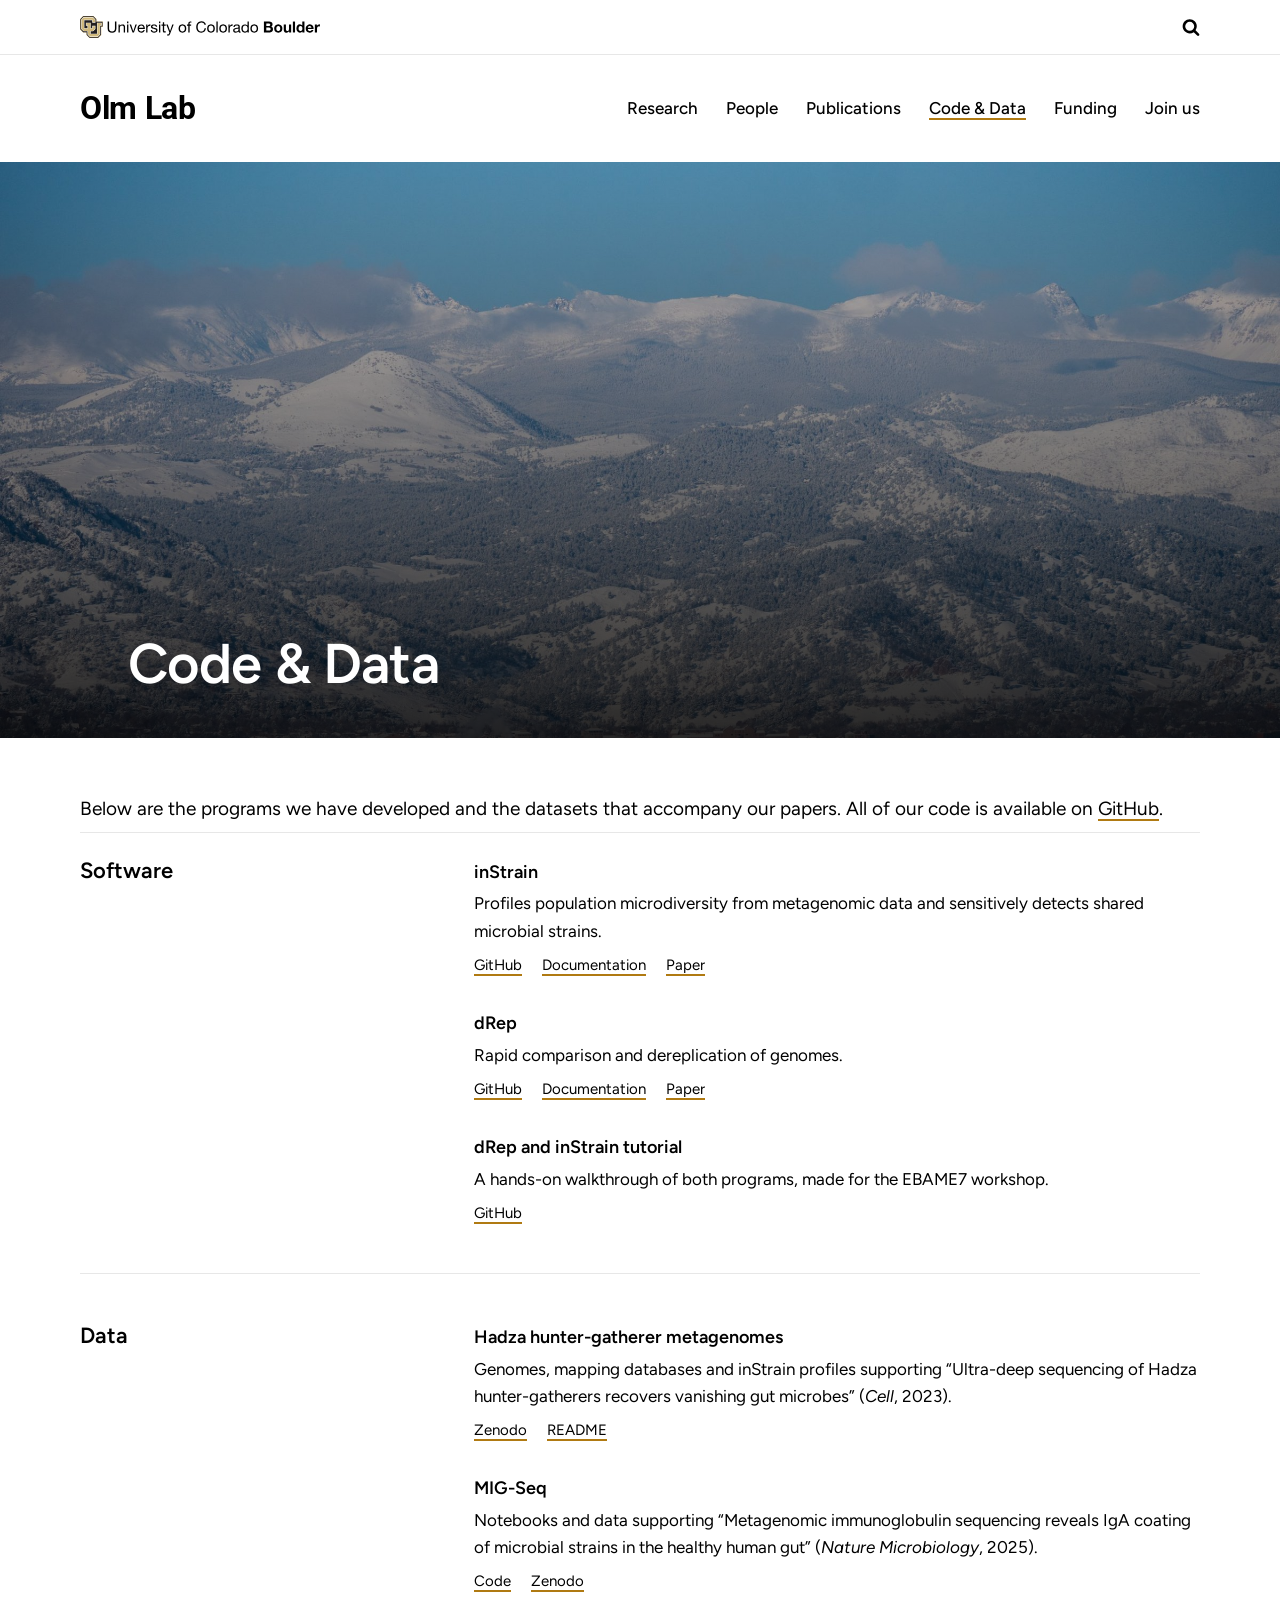
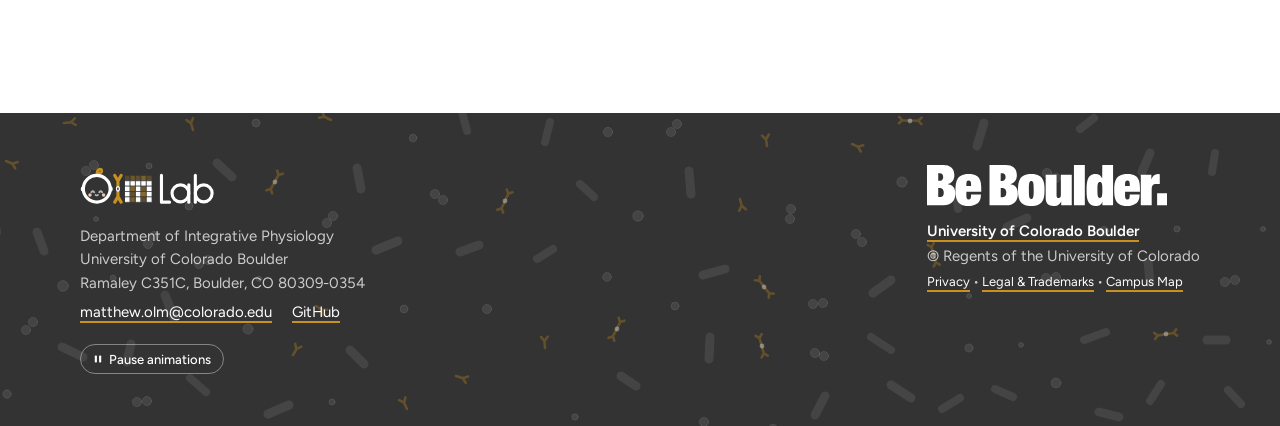
<file: code.html>
<!doctype html>
<html lang="en">
<head>
<meta charset="utf-8">
<meta name="viewport" content="width=device-width, initial-scale=1">
<meta http-equiv="Content-Security-Policy" content="default-src 'none'; script-src 'self'; style-src 'self' 'unsafe-inline'; img-src 'self'; font-src 'self'; base-uri 'none'; form-action 'none'; upgrade-insecure-requests">
<meta name="robots" content="noindex">
<title>Code &amp; Data | Olm Lab | University of Colorado Boulder</title>
<link rel="stylesheet" href="assets/css/site.css">
<style>
body{margin:0;background:#FFFFFF}
a{color:#000000;text-decoration-line:underline;text-decoration-color:#B07A12;text-decoration-thickness:2px;text-underline-offset:4px}
a:hover{color:#000000;text-decoration-color:#000000}
a:focus-visible{outline:3px solid #B07A12;outline-offset:4px;border-radius:2px}
.nav a{text-decoration-line:none}
.nav a:hover,.nav a[aria-current="page"]{text-decoration-line:underline;text-decoration-color:#B07A12}
ol li::marker{color:#646464;font-variant-numeric:tabular-nums}
.dark a{color:#FFFFFF;text-decoration-color:#C8901E}
.dark a:hover{color:#FFFFFF;text-decoration-color:#FFFFFF}
.dark a:focus-visible{outline-color:#C8901E}
.fb{transform-box:view-box;animation-timing-function:ease-in-out;animation-iteration-count:infinite}
.fr{animation-name:gutRod;animation-duration:7s}
.fc{animation-name:gutCoccus;animation-duration:5.5s}
.fd{animation-name:gutDiplo;animation-duration:8.5s}
.fs{animation-name:gutSpeck;animation-duration:6.2s}
.fi{animation-name:gutIgA;animation-duration:9.5s}
@keyframes gutRod{0%{transform:translate(0px,0px) rotate(0deg)}25%{transform:translate(6px,-3px) rotate(10deg)}50%{transform:translate(9px,2px) rotate(-4deg)}75%{transform:translate(3px,5px) rotate(-12deg)}100%{transform:translate(0px,0px) rotate(0deg)}}
@keyframes gutCoccus{0%{transform:translate(0px,0px)}30%{transform:translate(-5px,-6px)}60%{transform:translate(4px,-9px)}100%{transform:translate(0px,0px)}}
@keyframes gutDiplo{0%{transform:translate(0px,0px) rotate(0deg)}40%{transform:translate(-6px,-4px) rotate(-18deg)}70%{transform:translate(-2px,3px) rotate(10deg)}100%{transform:translate(0px,0px) rotate(0deg)}}
@keyframes gutIgA{0%{transform:translate(0px,0px) rotate(0deg)}30%{transform:translate(-5px,-4px) rotate(-20deg)}60%{transform:translate(3px,-7px) rotate(15deg)}85%{transform:translate(-2px,2px) rotate(-8deg)}100%{transform:translate(0px,0px) rotate(0deg)}}
@keyframes gutSpeck{0%{transform:translate(0px,0px)}25%{transform:translate(4px,-3px)}55%{transform:translate(-3px,-5px)}80%{transform:translate(2px,2px)}100%{transform:translate(0px,0px)}}
@media (prefers-reduced-motion: reduce){.site:not(.motion-on) .fb{animation:none}}
.skip-link{position:absolute;left:16px;top:-200px;z-index:20;padding:12px 18px;border-radius:6px;background:#FFFFFF;color:#000000;font-weight:600}
.skip-link:focus{top:10px}
main:focus{outline:none}
a{text-decoration-skip-ink:none}
.cu-bar a,.cu-bar a:hover{color:#000000}
.cu-home{display:block;width:100%;max-width:200px;min-width:160px;padding:16px 0}
@media (min-width:768px){.cu-home{max-width:240px}}
.sr-only{position:absolute;width:1px;height:1px;padding:0;margin:-1px;overflow:hidden;clip:rect(0,0,0,0);white-space:nowrap;border:0}
.motion-btn{display:inline-flex;align-items:center;min-height:30px;padding:0 12px;border:1px solid rgba(255,255,255,.4);border-radius:999px;background:transparent;color:#FFFFFF;font:inherit;font-size:13px;font-weight:500;line-height:1;cursor:pointer}
.motion-btn:hover{border-color:#FFFFFF;background:rgba(255,255,255,.08)}
.motion-btn:focus-visible{outline:3px solid #C8901E;outline-offset:3px}
.motion-paused .fb,.motion-paused .gut-bug,.motion-paused .gut-mucus,.motion-paused .orbit-flow{animation-play-state:paused}
.foot-id{display:flex;flex-direction:column;align-items:flex-start;gap:20px}
.foot-logo{display:flex;align-items:flex-end;height:40px}
.site-name{font-family:'Roboto','Helvetica Neue',Helvetica,Arial,sans-serif;font-size:32px;font-weight:700;line-height:1.1;letter-spacing:-0.01em;color:#000000;text-decoration-line:none}
.site-name:hover{color:#000000;text-decoration-line:underline;text-decoration-color:#B07A12}
</style>
<script src="assets/js/dc-lite.js" defer></script>
<script src="assets/js/pages/code.js" defer></script>
</head>
<body>
<div class="site" data-dc-attr-class="site {{motionClass}}" style="font-family: 'Figtree', system-ui, -apple-system, 'Segoe UI', sans-serif; color: #000000; background: #FFFFFF; font-size: 17px; line-height: 1.6" data-dc-bind>
<a class="skip-link" href="#main-content">Skip to main content</a>
<header>
<div class="cu-bar" style="background: #FFFFFF; border-bottom: 1px solid #E7E7E7">
<div style="max-width: 1120px; margin: 0 auto; padding: 0 clamp(20px, 5vw, 48px); display: flex; justify-content: space-between; align-items: center; gap: 16px">
<a class="cu-home" href="https://www.colorado.edu"><img src="assets/img/brand/cu-boulder-logo.svg" alt="University of Colorado Boulder" style="display: block; width: 100%; height: auto; aspect-ratio: 868.22 / 79.63"></a>
<a href="https://www.colorado.edu/search" aria-label="Search Colorado.edu" style="display: flex; align-items: center; justify-content: center; min-width: 44px; min-height: 44px; margin-right: -13px"><svg width="18" height="18" viewBox="0 0 1792 1792" aria-hidden="true" focusable="false"><path fill="currentColor" d="M1216 832q0-185-131.5-316.5t-316.5-131.5-316.5 131.5-131.5 316.5 131.5 316.5 316.5 131.5 316.5-131.5 131.5-316.5zm512 832q0 52-38 90t-90 38q-54 0-90-38l-343-342q-179 124-399 124-143 0-273.5-55.5t-225-150-150-225-55.5-273.5 55.5-273.5 150-225 225-150 273.5-55.5 273.5 55.5 225 150 150 225 55.5 273.5q0 220-124 399l343 343q37 37 37 90z"></path></svg></a>
</div>
</div>
<div style="max-width: 1120px; margin: 0 auto; padding: 30px clamp(20px, 5vw, 48px); display: flex; flex-wrap: wrap; justify-content: space-between; align-items: center; gap: 8px 40px">
<a class="site-name" href="index.html">Olm Lab</a>
<nav class="nav" aria-label="Main" style="display: flex; flex-wrap: wrap; gap: 4px 28px; font-size: 17px; font-weight: 500">
<a href="research.html" style="padding: 10px 0">Research</a>
<a href="people/index.html" style="padding: 10px 0">People</a>
<a href="publications.html" style="padding: 10px 0">Publications</a>
<a href="code.html" aria-current="page" style="padding: 10px 0">Code &amp; Data</a>
<a href="funding.html" style="padding: 10px 0">Funding</a>
<a href="join.html" style="padding: 10px 0">Join us</a>
</nav>
</div>
</header>
<main id="main-content" tabindex="-1">

<section style="position: relative; height: clamp(240px, 45vw, 648px); overflow: hidden; background: #000000">
<img data-dc-if="isSummer" hidden src="assets/img/banners/code-spring-summer.jpg" alt="Aerial view of the CU Boulder campus and Folsom Field below the Flatirons in summer" style="position: absolute; top: 0; left: 0; width: 100%; height: 100%; object-fit: cover; object-position: center 21%" loading="lazy">
<img data-dc-if="isFall" src="assets/img/banners/code-fall.jpg" alt="Old Main's tower among golden fall trees with the Flatirons behind" style="position: absolute; top: 0; left: 0; width: 100%; height: 100%; object-fit: cover; object-position: center 18%">
<img data-dc-if="isWinter" hidden src="assets/img/banners/code-winter.jpg" alt="Snow-covered foothills and peaks above the CU Boulder campus in winter" style="position: absolute; top: 0; left: 0; width: 100%; height: 100%; object-fit: cover; object-position: center 25%" loading="lazy">
<div style="position: absolute; top: 0; left: 0; width: 100%; height: 100%; background: linear-gradient(to top, rgba(0, 0, 0, 0.82) 0%, rgba(0, 0, 0, 0.45) 50%, rgba(0, 0, 0, 0.18) 100%)"></div>
<div style="position: relative; box-sizing: border-box; height: 100%; max-width: 1120px; margin: 0 auto; padding: 0 clamp(20px, 5vw, 48px) 44px; display: flex; flex-direction: column; justify-content: flex-end; gap: 10px">
<h1 style="margin: 0; color: #FFFFFF; font-size: clamp(36px, 5vw, 56px); line-height: 1.08; font-weight: 600; letter-spacing: -0.015em">Code &amp; Data</h1>
</div>
</section>

<div style="max-width: 1120px; margin: 0 auto; padding: 56px clamp(20px, 5vw, 48px) 72px">
<p style="margin: 0 0 8px; font-size: 19px; line-height: 1.55">Below are the programs we have developed and the datasets that accompany our papers. All of our code is available on <a href="https://github.com/MrOlm">GitHub</a>.</p>
<section style="display: flex; flex-wrap: wrap; align-items: baseline; gap: 16px 48px; padding: 24px 0 48px; border-top: 1px solid #E7E7E7">
<h2 style="flex: 1 1 220px; margin: 0; font-size: 22px; line-height: 1.3; font-weight: 600">Software</h2>
<div style="flex: 999 1 560px; min-width: 0; max-width: 66ch; display: flex; flex-direction: column; gap: 32px">
<div style="display: flex; flex-direction: column; gap: 4px">
<strong style="font-weight: 600; font-size: 18px">inStrain</strong>
<p style="margin: 0">Profiles population microdiversity from metagenomic data and sensitively detects shared microbial strains.</p>
<span style="display: flex; flex-wrap: wrap; gap: 4px 20px; font-size: 15px; margin-top: 4px"><a href="https://github.com/MrOlm/inStrain">GitHub</a><a href="https://instrain.readthedocs.io/en/latest/">Documentation</a><a href="https://doi.org/10.1038/s41587-020-00797-0">Paper</a></span>
</div>
<div style="display: flex; flex-direction: column; gap: 4px">
<strong style="font-weight: 600; font-size: 18px">dRep</strong>
<p style="margin: 0">Rapid comparison and dereplication of genomes.</p>
<span style="display: flex; flex-wrap: wrap; gap: 4px 20px; font-size: 15px; margin-top: 4px"><a href="https://github.com/MrOlm/drep">GitHub</a><a href="https://drep.readthedocs.io/en/latest/">Documentation</a><a href="https://doi.org/10.1038/ismej.2017.126">Paper</a></span>
</div>
<div style="display: flex; flex-direction: column; gap: 4px">
<strong style="font-weight: 600; font-size: 18px">dRep and inStrain tutorial</strong>
<p style="margin: 0">A hands-on walkthrough of both programs, made for the EBAME7 workshop.</p>
<span style="display: flex; flex-wrap: wrap; gap: 4px 20px; font-size: 15px; margin-top: 4px"><a href="https://github.com/MrOlm/drep_instrain_tutorial">GitHub</a></span>
</div>
</div>
</section>

<section style="display: flex; flex-wrap: wrap; align-items: baseline; gap: 16px 48px; padding: 48px 0; border-top: 1px solid #E7E7E7">
<h2 style="flex: 1 1 220px; margin: 0; font-size: 22px; line-height: 1.3; font-weight: 600">Data</h2>
<div style="flex: 999 1 560px; min-width: 0; max-width: 66ch; display: flex; flex-direction: column; gap: 32px">
<div style="display: flex; flex-direction: column; gap: 4px">
<strong style="font-weight: 600; font-size: 18px">Hadza hunter-gatherer metagenomes</strong>
<p style="margin: 0">Genomes, mapping databases and inStrain profiles supporting “Ultra-deep sequencing of Hadza hunter-gatherers recovers vanishing gut microbes” (<em>Cell</em>, 2023).</p>
<span style="display: flex; flex-wrap: wrap; gap: 4px 20px; font-size: 15px; margin-top: 4px"><a href="https://doi.org/10.5281/zenodo.7782709">Zenodo</a><a href="https://github.com/MrOlm/ZenodoREADME">README</a></span>
</div>
<div style="display: flex; flex-direction: column; gap: 4px">
<strong style="font-weight: 600; font-size: 18px">MIG-Seq</strong>
<p style="margin: 0">Notebooks and data supporting “Metagenomic immunoglobulin sequencing reveals IgA coating of microbial strains in the healthy human gut” (<em>Nature Microbiology</em>, 2025).</p>
<span style="display: flex; flex-wrap: wrap; gap: 4px 20px; font-size: 15px; margin-top: 4px"><a href="https://github.com/MrOlm/MIGSeq_code">Code</a><a href="https://doi.org/10.5281/zenodo.10367211">Zenodo</a></span>
</div>
</div>
</section>
</div>

</main>
<div class="dark" style="position: relative; overflow: hidden; background: #333333">
<svg viewBox="0 0 2000 420" width="2000" height="420" aria-hidden="true" focusable="false" stroke-linecap="round" stroke-linejoin="round" style="position: absolute; top: 0; left: 50%; margin-left: -1000px; width: 2000px; height: 420px; pointer-events: none"><g fill="#FFFFFF" stroke="#FFFFFF" fill-opacity=".085" stroke-opacity=".085"><g class="fb fs" style="transform-origin:935px 304px;animation-delay:-4.2s"><circle cx="935" cy="304" r="3.2"></circle></g><g class="fb fc" style="transform-origin:847px 196px;animation-delay:-2.2s"><circle cx="847" cy="196" r="4.6"></circle></g><g class="fb fs" style="transform-origin:909px 366px;animation-delay:-6.6s"><circle cx="909" cy="366" r="2.7"></circle></g><g class="fb fr" style="transform-origin:905px 141px;animation-delay:-6.9s"><path d="M897 146L913 136" stroke-width="8"></path></g><g class="fb fr" style="transform-origin:947px 77px;animation-delay:-4.0s"><path d="M954 84L940 71" stroke-width="8"></path></g><g class="fb fc" style="transform-origin:764px 196px;animation-delay:-8.6s"><circle cx="764" cy="196" r="3.9"></circle></g><g class="fb fr" style="transform-origin:907px 19px;animation-delay:-8.7s"><path d="M910 9L905 29" stroke-width="8"></path></g><g class="fb fr" style="transform-origin:747px 132px;animation-delay:-6.2s"><path d="M736 137L758 128" stroke-width="9"></path></g><g class="fb fc" style="transform-origin:830px 319px;animation-delay:-3.7s"><circle cx="830" cy="319" r="5.3"></circle></g><g class="fb fc" style="transform-origin:968px 19px;animation-delay:-2.7s"><circle cx="968" cy="19" r="4.7"></circle></g><g class="fb fr" style="transform-origin:988px 268px;animation-delay:-6.4s"><path d="M996 273L981 263" stroke-width="9"></path></g><g class="fb fc" style="transform-origin:979px 362px;animation-delay:-2.8s"><circle cx="979" cy="362" r="4.5"></circle></g><g class="fb fr" style="transform-origin:829px 135px;animation-delay:-3.2s"><path d="M820 139L839 132" stroke-width="9"></path></g><g class="fb fc" style="transform-origin:967px 164px;animation-delay:-7.6s"><circle cx="967" cy="164" r="4.4"></circle></g><g class="fb fr" style="transform-origin:795px 357px;animation-delay:-2.2s"><path d="M787 349L804 365" stroke-width="9"></path></g><g class="fb fc" style="transform-origin:828px 404px;animation-delay:-8.0s"><circle cx="828" cy="404" r="4.1"></circle></g><g class="fb fd" style="transform-origin:799px 84px;animation-delay:-6.7s"><circle cx="795" cy="81" r="4.6"></circle><circle cx="803" cy="87" r="4.6"></circle></g><g class="fb fc" style="transform-origin:1030px 375px;animation-delay:-0.3s"><circle cx="1030" cy="375" r="5.3"></circle></g><g class="fb fr" style="transform-origin:824px 9px;animation-delay:-4.6s"><path d="M822 -1L827 18" stroke-width="8"></path></g><g class="fb fc" style="transform-origin:773px 25px;animation-delay:-6.3s"><circle cx="773" cy="25" r="3.8"></circle></g><g class="fb fr" style="transform-origin:717px 244px;animation-delay:-6.5s"><path d="M724 251L710 237" stroke-width="9"></path></g><g class="fb fr" style="transform-origin:719px 66px;animation-delay:-0.7s"><path d="M721 76L717 55" stroke-width="9"></path></g><g class="fb fr" style="transform-origin:1050px 70px;animation-delay:-5.3s"><path d="M1049 58L1051 81" stroke-width="9"></path></g><g class="fb fc" style="transform-origin:998px 103px;animation-delay:-6.6s"><circle cx="998" cy="103" r="5.3"></circle></g><g class="fb fr" style="transform-origin:639px 297px;animation-delay:-1.3s"><path d="M649 292L628 301" stroke-width="9"></path></g><g class="fb fr" style="transform-origin:1074px 159px;animation-delay:-9.0s"><path d="M1085 156L1063 162" stroke-width="9"></path></g><g class="fb fd" style="transform-origin:768px 412px;animation-delay:-2.9s"><circle cx="770" cy="417" r="4.6"></circle><circle cx="766" cy="407" r="4.6"></circle></g><g class="fb fc" style="transform-origin:1035px 193px;animation-delay:-3.6s"><circle cx="1035" cy="193" r="3.9"></circle></g><g class="fb fc" style="transform-origin:583px 325px;animation-delay:-4.8s"><circle cx="583" cy="325" r="3.9"></circle></g><g class="fb fd" style="transform-origin:1034px 15px;animation-delay:-1.6s"><circle cx="1031" cy="19" r="4.6"></circle><circle cx="1037" cy="11" r="4.6"></circle></g><g class="fb fd" style="transform-origin:1063px 314px;animation-delay:-7.0s"><circle cx="1064" cy="309" r="4.6"></circle><circle cx="1062" cy="319" r="4.6"></circle></g><g class="fb fd" style="transform-origin:690px 106px;animation-delay:-7.1s"><circle cx="693" cy="103" r="4.6"></circle><circle cx="687" cy="110" r="4.6"></circle></g><g class="fb fr" style="transform-origin:1069px 235px;animation-delay:-3.3s"><path d="M1069 246L1070 224" stroke-width="9"></path></g><g class="fb fd" style="transform-origin:1150px 101px;animation-delay:-8.8s"><circle cx="1151" cy="96" r="4.6"></circle><circle cx="1150" cy="106" r="4.6"></circle></g><g class="fb fd" style="transform-origin:1180px 241px;animation-delay:-2.3s"><circle cx="1184" cy="243" r="4.6"></circle><circle cx="1175" cy="240" r="4.6"></circle></g><g class="fb fd" style="transform-origin:1219px 125px;animation-delay:-7.2s"><circle cx="1222" cy="129" r="4.6"></circle><circle cx="1216" cy="121" r="4.6"></circle></g><g class="fb fc" style="transform-origin:709px 355px;animation-delay:-3.1s"><circle cx="709" cy="355" r="5.3"></circle></g><g class="fb fc" style="transform-origin:1262px 69px;animation-delay:-7.6s"><circle cx="1262" cy="69" r="5.2"></circle></g><g class="fb fc" style="transform-origin:616px 10px;animation-delay:-4.8s"><circle cx="616" cy="10" r="3.9"></circle></g><g class="fb fc" style="transform-origin:1133px 316px;animation-delay:-4.3s"><circle cx="1133" cy="316" r="4.8"></circle></g><g class="fb fs" style="transform-origin:692px 289px;animation-delay:-5.7s"><circle cx="692" cy="289" r="3.0"></circle></g><g class="fb fr" style="transform-origin:689px 402px;animation-delay:-5.3s"><path d="M685 392L692 412" stroke-width="8"></path></g><g class="fb fc" style="transform-origin:589px 412px;animation-delay:-1.6s"><circle cx="589" cy="412" r="4.9"></circle></g><g class="fb fd" style="transform-origin:1178px 190px;animation-delay:-1.5s"><circle cx="1173" cy="191" r="4.6"></circle><circle cx="1183" cy="190" r="4.6"></circle></g><g class="fb fr" style="transform-origin:558px 272px;animation-delay:-8.7s"><path d="M550 265L566 279" stroke-width="8"></path></g><g class="fb fc" style="transform-origin:1213px 332px;animation-delay:-3.4s"><circle cx="1213" cy="332" r="4.7"></circle></g><g class="fb fs" style="transform-origin:619px 166px;animation-delay:-6.5s"><circle cx="619" cy="166" r="2.7"></circle></g><g class="fb fc" style="transform-origin:525px 399px;animation-delay:-2.5s"><circle cx="525" cy="399" r="4.3"></circle></g><g class="fb fr" style="transform-origin:529px 193px;animation-delay:-4.9s"><path d="M534 205L525 182" stroke-width="9"></path></g><g class="fb fr" style="transform-origin:1340px 22px;animation-delay:-4.6s"><path d="M1344 10L1337 33" stroke-width="9"></path></g><g class="fb fc" style="transform-origin:608px 216px;animation-delay:-3.8s"><circle cx="608" cy="216" r="5.1"></circle></g><g class="fb fr" style="transform-origin:1241px 230px;animation-delay:-5.1s"><path d="M1251 237L1231 224" stroke-width="8"></path></g><g class="fb fs" style="transform-origin:473px 165px;animation-delay:-7.4s"><circle cx="473" cy="165" r="2.9"></circle></g><g class="fb fc" style="transform-origin:1010px 322px;animation-delay:-5.1s"><circle cx="1010" cy="322" r="4.7"></circle></g><g class="fb fr" style="transform-origin:1180px 292px;animation-delay:-7.9s"><path d="M1185 283L1175 302" stroke-width="9"></path></g><g class="fb fd" style="transform-origin:1142px 378px;animation-delay:-4.4s"><circle cx="1137" cy="379" r="4.6"></circle><circle cx="1147" cy="377" r="4.6"></circle></g><g class="fb fd" style="transform-origin:1272px 407px;animation-delay:-3.4s"><circle cx="1267" cy="408" r="4.6"></circle><circle cx="1277" cy="406" r="4.6"></circle></g><g class="fb fr" style="transform-origin:1261px 279px;animation-delay:-2.3s"><path d="M1271 285L1251 272" stroke-width="9"></path></g><g class="fb fc" style="transform-origin:423px 173px;animation-delay:-2.9s"><circle cx="423" cy="173" r="5.4"></circle></g><g class="fb fd" style="transform-origin:563px 149px;animation-delay:-1.3s"><circle cx="559" cy="151" r="4.6"></circle><circle cx="568" cy="147" r="4.6"></circle></g><g class="fb fr" style="transform-origin:585px 57px;animation-delay:-5.6s"><path d="M577 50L592 64" stroke-width="9"></path></g><g class="fb fr" style="transform-origin:489px 240px;animation-delay:-7.4s"><path d="M487 249L491 231" stroke-width="9"></path></g><g class="fb fc" style="transform-origin:429px 319px;animation-delay:-7.0s"><circle cx="429" cy="319" r="4.0"></circle></g><g class="fb fc" style="transform-origin:1329px 235px;animation-delay:-6.5s"><circle cx="1329" cy="235" r="4.1"></circle></g><g class="fb fd" style="transform-origin:460px 385px;animation-delay:-4.3s"><circle cx="463" cy="388" r="4.6"></circle><circle cx="456" cy="382" r="4.6"></circle></g><g class="fb fr" style="transform-origin:1328px 345px;animation-delay:-1.1s"><path d="M1319 344L1338 346" stroke-width="9"></path></g><g class="fb fd" style="transform-origin:511px 127px;animation-delay:-6.1s"><circle cx="514" cy="123" r="4.6"></circle><circle cx="508" cy="131" r="4.6"></circle></g><g class="fb fs" style="transform-origin:378px 404px;animation-delay:-0.0s"><circle cx="378" cy="404" r="2.8"></circle></g><g class="fb fs" style="transform-origin:509px 53px;animation-delay:-3.9s"><circle cx="509" cy="53" r="3.0"></circle></g><g class="fb fs" style="transform-origin:1102px 411px;animation-delay:-6.4s"><circle cx="1102" cy="411" r="2.9"></circle></g><g class="fb fd" style="transform-origin:390px 213px;animation-delay:-7.6s"><circle cx="386" cy="217" r="4.6"></circle><circle cx="393" cy="209" r="4.6"></circle></g><g class="fb fd" style="transform-origin:450px 55px;animation-delay:-7.7s"><circle cx="454" cy="52" r="4.6"></circle><circle cx="446" cy="58" r="4.6"></circle></g><g class="fb fr" style="transform-origin:1242px 174px;animation-delay:-4.2s"><path d="M1233 180L1251 167" stroke-width="9"></path></g><g class="fb fr" style="transform-origin:401px 128px;animation-delay:-3.9s"><path d="M404 138L397 119" stroke-width="9"></path></g><g class="fb fc" style="transform-origin:1221px 409px;animation-delay:-4.3s"><circle cx="1221" cy="409" r="4.6"></circle></g><g class="fb fd" style="transform-origin:320px 152px;animation-delay:-4.8s"><circle cx="315" cy="153" r="4.6"></circle><circle cx="324" cy="151" r="4.6"></circle></g><g class="fb fd" style="transform-origin:1411px 62px;animation-delay:-7.3s"><circle cx="1416" cy="65" r="4.6"></circle><circle cx="1407" cy="60" r="4.6"></circle></g><g class="fb fr" style="transform-origin:1317px 87px;animation-delay:-2.4s"><path d="M1318 96L1316 78" stroke-width="8"></path></g><g class="fb fd" style="transform-origin:502px 288px;animation-delay:-9.0s"><circle cx="497" cy="289" r="4.6"></circle><circle cx="507" cy="288" r="4.6"></circle></g><g class="fb fr" style="transform-origin:355px 107px;animation-delay:-5.8s"><path d="M353 96L357 119" stroke-width="8"></path></g><g class="fb fc" style="transform-origin:549px 93px;animation-delay:-3.9s"><circle cx="549" cy="93" r="3.9"></circle></g><g class="fb fr" style="transform-origin:1311px 291px;animation-delay:-1.5s"><path d="M1320 285L1302 296" stroke-width="8"></path></g><g class="fb fs" style="transform-origin:456px 106px;animation-delay:-3.4s"><circle cx="456" cy="106" r="2.5"></circle></g><g class="fb fr" style="transform-origin:1364px 280px;animation-delay:-1.1s"><path d="M1373 284L1355 276" stroke-width="8"></path></g><g class="fb fr" style="transform-origin:1377px 110px;animation-delay:-2.8s"><path d="M1387 105L1367 114" stroke-width="9"></path></g><g class="fb fc" style="transform-origin:1395px 391px;animation-delay:-3.4s"><circle cx="1395" cy="391" r="3.7"></circle></g><g class="fb fs" style="transform-origin:1329px 183px;animation-delay:-2.0s"><circle cx="1329" cy="183" r="2.5"></circle></g><g class="fb fc" style="transform-origin:1464px 118px;animation-delay:-6.8s"><circle cx="1464" cy="118" r="4.5"></circle></g><g class="fb fr" style="transform-origin:1506px 50px;animation-delay:-7.8s"><path d="M1502 59L1510 40" stroke-width="9"></path></g><g class="fb fr" style="transform-origin:264px 390px;animation-delay:-0.2s"><path d="M257 383L271 398" stroke-width="8"></path></g><g class="fb fr" style="transform-origin:223px 162px;animation-delay:-4.6s"><path d="M217 170L230 155" stroke-width="9"></path></g><g class="fb fd" style="transform-origin:1411px 165px;animation-delay:-2.9s"><circle cx="1416" cy="164" r="4.6"></circle><circle cx="1406" cy="165" r="4.6"></circle></g><g class="fb fs" style="transform-origin:1381px 232px;animation-delay:-6.5s"><circle cx="1381" cy="232" r="2.4"></circle></g><g class="fb fr" style="transform-origin:1455px 223px;animation-delay:-3.9s"><path d="M1444 227L1466 219" stroke-width="8"></path></g><g class="fb fr" style="transform-origin:1399px 329px;animation-delay:-6.0s"><path d="M1388 331L1410 327" stroke-width="8"></path></g><g class="fb fc" style="transform-origin:1416px 270px;animation-delay:-8.4s"><circle cx="1416" cy="270" r="4.9"></circle></g><g class="fb fc" style="transform-origin:367px 281px;animation-delay:-6.5s"><circle cx="367" cy="281" r="4.2"></circle></g><g class="fb fc" style="transform-origin:245px 328px;animation-delay:-3.9s"><circle cx="245" cy="328" r="5.1"></circle></g><g class="fb fs" style="transform-origin:279px 117px;animation-delay:-8.9s"><circle cx="279" cy="117" r="2.6"></circle></g><g class="fb fr" style="transform-origin:1447px 11px;animation-delay:-0.9s"><path d="M1454 5L1440 16" stroke-width="8"></path></g><g class="fb fr" style="transform-origin:1469px 302px;animation-delay:-8.0s"><path d="M1459 299L1479 304" stroke-width="9"></path></g><g class="fb fr" style="transform-origin:306px 46px;animation-delay:-2.7s"><path d="M317 41L295 51" stroke-width="9"></path></g><g class="fb fc" style="transform-origin:1326px 397px;animation-delay:-0.9s"><circle cx="1326" cy="397" r="3.9"></circle></g><g class="fb fr" style="transform-origin:433px 239px;animation-delay:-7.8s"><path d="M422 234L443 244" stroke-width="9"></path></g><g class="fb fr" style="transform-origin:199px 412px;animation-delay:-1.0s"><path d="M210 415L188 408" stroke-width="9"></path></g><g class="fb fr" style="transform-origin:1515px 280px;animation-delay:-6.8s"><path d="M1521 271L1510 288" stroke-width="8"></path></g><g class="fb fr" style="transform-origin:224px 215px;animation-delay:-6.0s"><path d="M216 208L231 221" stroke-width="8"></path></g><g class="fb fr" style="transform-origin:261px 24px;animation-delay:-8.2s"><path d="M269 31L253 16" stroke-width="9"></path></g><g class="fb fr" style="transform-origin:1450px 400px;animation-delay:-2.5s"><path d="M1461 397L1440 402" stroke-width="9"></path></g><g class="fb fr" style="transform-origin:1574px 50px;animation-delay:-1.6s"><path d="M1572 59L1575 40" stroke-width="8"></path></g><g class="fb fc" style="transform-origin:222px 72px;animation-delay:-0.5s"><circle cx="222" cy="72" r="5.0"></circle></g><g class="fb fc" style="transform-origin:476px 337px;animation-delay:-0.3s"><circle cx="476" cy="337" r="5.1"></circle></g><g class="fb fs" style="transform-origin:272px 175px;animation-delay:-8.5s"><circle cx="272" cy="175" r="3.0"></circle></g><g class="fb fc" style="transform-origin:148px 308px;animation-delay:-4.4s"><circle cx="148" cy="308" r="5.3"></circle></g><g class="fb fr" style="transform-origin:149px 135px;animation-delay:-5.8s"><path d="M153 145L144 126" stroke-width="8"></path></g><g class="fb fr" style="transform-origin:176px 38px;animation-delay:-3.7s"><path d="M176 28L176 48" stroke-width="8"></path></g><g class="fb fr" style="transform-origin:1663px 82px;animation-delay:-1.8s"><path d="M1652 85L1674 78" stroke-width="9"></path></g><g class="fb fr" style="transform-origin:1530px 401px;animation-delay:-0.8s"><path d="M1539 403L1520 399" stroke-width="8"></path></g><g class="fb fr" style="transform-origin:135px 185px;animation-delay:-8.3s"><path d="M146 188L125 183" stroke-width="8"></path></g><g class="fb fd" style="transform-origin:137px 369px;animation-delay:-6.9s"><circle cx="141" cy="367" r="4.6"></circle><circle cx="132" cy="371" r="4.6"></circle></g><g class="fb fs" style="transform-origin:1537px 116px;animation-delay:-6.5s"><circle cx="1537" cy="116" r="3.1"></circle></g><g class="fb fc" style="transform-origin:1665px 146px;animation-delay:-8.0s"><circle cx="1665" cy="146" r="5.4"></circle></g><g class="fb fs" style="transform-origin:323px 402px;animation-delay:-2.8s"><circle cx="323" cy="402" r="2.5"></circle></g><g class="fb fr" style="transform-origin:1594px 284px;animation-delay:-0.7s"><path d="M1588 277L1601 291" stroke-width="8"></path></g><g class="fb fd" style="transform-origin:1590px 168px;animation-delay:-6.0s"><circle cx="1585" cy="169" r="4.6"></circle><circle cx="1595" cy="167" r="4.6"></circle></g><g class="fb fc" style="transform-origin:109px 82px;animation-delay:-6.3s"><circle cx="109" cy="82" r="3.7"></circle></g><g class="fb fr" style="transform-origin:46px 69px;animation-delay:-7.9s"><path d="M43 80L50 57" stroke-width="8"></path></g><g class="fb fc" style="transform-origin:54px 187px;animation-delay:-3.4s"><circle cx="54" cy="187" r="5.0"></circle></g><g class="fb fr" style="transform-origin:1722px 62px;animation-delay:-5.9s"><path d="M1713 69L1731 55" stroke-width="8"></path></g><g class="fb fd" style="transform-origin:79px 246px;animation-delay:-6.2s"><circle cx="76" cy="242" r="4.6"></circle><circle cx="82" cy="250" r="4.6"></circle></g><g class="fb fr" style="transform-origin:1509px 159px;animation-delay:-6.3s"><path d="M1510 169L1508 149" stroke-width="9"></path></g><g class="fb fs" style="transform-origin:1623px 116px;animation-delay:-0.6s"><circle cx="1623" cy="116" r="2.5"></circle></g><g class="fb fc" style="transform-origin:65px 137px;animation-delay:-2.9s"><circle cx="65" cy="137" r="3.7"></circle></g><g class="fb fs" style="transform-origin:1629px 229px;animation-delay:-5.0s"><circle cx="1629" cy="229" r="2.4"></circle></g><g class="fb fr" style="transform-origin:164px 229px;animation-delay:-7.4s"><path d="M154 231L174 227" stroke-width="9"></path></g><g class="fb fr" style="transform-origin:94px 330px;animation-delay:-3.0s"><path d="M100 323L88 337" stroke-width="8"></path></g><g class="fb fs" style="transform-origin:1622px 405px;animation-delay:-6.4s"><circle cx="1622" cy="405" r="2.8"></circle></g><g class="fb fd" style="transform-origin:1535px 331px;animation-delay:-1.1s"><circle cx="1533" cy="336" r="4.6"></circle><circle cx="1536" cy="327" r="4.6"></circle></g><g class="fb fc" style="transform-origin:1645px 30px;animation-delay:-2.1s"><circle cx="1645" cy="30" r="4.7"></circle></g><g class="fb fr" style="transform-origin:209px 278px;animation-delay:-6.9s"><path d="M220 273L198 282" stroke-width="9"></path></g><g class="fb fd" style="transform-origin:1691px 241px;animation-delay:-0.9s"><circle cx="1695" cy="244" r="4.6"></circle><circle cx="1687" cy="238" r="4.6"></circle></g><g class="fb fc" style="transform-origin:1716px 8px;animation-delay:-1.9s"><circle cx="1716" cy="8" r="3.6"></circle></g><g class="fb fs" style="transform-origin:8px 226px;animation-delay:-6.3s"><circle cx="8" cy="226" r="2.7"></circle></g><g class="fb fd" style="transform-origin:1716px 145px;animation-delay:-2.5s"><circle cx="1715" cy="140" r="4.6"></circle><circle cx="1717" cy="150" r="4.6"></circle></g><g class="fb fr" style="transform-origin:1635px 351px;animation-delay:-4.6s"><path d="M1639 341L1632 362" stroke-width="8"></path></g><g class="fb fc" style="transform-origin:1648px 278px;animation-delay:-2.2s"><circle cx="1648" cy="278" r="5.4"></circle></g><g class="fb fr" style="transform-origin:68px 399px;animation-delay:-3.6s"><path d="M75 405L61 393" stroke-width="8"></path></g><g class="fb fd" style="transform-origin:1783px 204px;animation-delay:-0.8s"><circle cx="1787" cy="200" r="4.6"></circle><circle cx="1780" cy="207" r="4.6"></circle></g><g class="fb fc" style="transform-origin:1784px 152px;animation-delay:-6.5s"><circle cx="1784" cy="152" r="5.2"></circle></g><g class="fb fr" style="transform-origin:1685px 404px;animation-delay:-6.8s"><path d="M1682 414L1688 394" stroke-width="9"></path></g><g class="fb fs" style="transform-origin:1680px 320px;animation-delay:-7.2s"><circle cx="1680" cy="320" r="2.7"></circle></g><g class="fb fr" style="transform-origin:43px 354px;animation-delay:-5.4s"><path d="M34 347L51 361" stroke-width="9"></path></g><g class="fb fr" style="transform-origin:1740px 288px;animation-delay:-0.2s"><path d="M1744 279L1736 297" stroke-width="9"></path></g><g class="fb fd" style="transform-origin:1754px 102px;animation-delay:-6.3s"><circle cx="1759" cy="101" r="4.6"></circle><circle cx="1749" cy="103" r="4.6"></circle></g><g class="fb fc" style="transform-origin:1723px 364px;animation-delay:-7.1s"><circle cx="1723" cy="364" r="4.6"></circle></g><g class="fb fr" style="transform-origin:1815px 371px;animation-delay:-3.3s"><path d="M1811 381L1818 361" stroke-width="8"></path></g><g class="fb fc" style="transform-origin:1794px 70px;animation-delay:-0.2s"><circle cx="1794" cy="70" r="5.0"></circle></g><g class="fb fr" style="transform-origin:7px 160px;animation-delay:-6.4s"><path d="M8 150L5 169" stroke-width="8"></path></g><g class="fb fc" style="transform-origin:1834px 161px;animation-delay:-7.5s"><circle cx="1834" cy="161" r="4.9"></circle></g><g class="fb fr" style="transform-origin:1732px 193px;animation-delay:-2.2s"><path d="M1722 201L1741 186" stroke-width="9"></path></g><g class="fb fc" style="transform-origin:1774px 10px;animation-delay:-6.0s"><circle cx="1774" cy="10" r="4.3"></circle></g><g class="fb fr" style="transform-origin:1893px 140px;animation-delay:-8.0s"><path d="M1887 150L1899 131" stroke-width="9"></path></g><g class="fb fc" style="transform-origin:1932px 187px;animation-delay:-1.9s"><circle cx="1932" cy="187" r="4.2"></circle></g><g class="fb fc" style="transform-origin:1903px 44px;animation-delay:-0.7s"><circle cx="1903" cy="44" r="5.3"></circle></g><g class="fb fr" style="transform-origin:1907px 394px;animation-delay:-6.9s"><path d="M1914 401L1901 387" stroke-width="8"></path></g><g class="fb fs" style="transform-origin:1768px 333px;animation-delay:-7.5s"><circle cx="1768" cy="333" r="3.1"></circle></g><g class="fb fd" style="transform-origin:1964px 85px;animation-delay:-8.1s"><circle cx="1969" cy="86" r="4.6"></circle><circle cx="1959" cy="85" r="4.6"></circle></g><g class="fb fc" style="transform-origin:1984px 184px;animation-delay:-0.8s"><circle cx="1984" cy="184" r="5.2"></circle></g><g class="fb fc" style="transform-origin:1957px 140px;animation-delay:-0.3s"><circle cx="1957" cy="140" r="3.8"></circle></g><g class="fb fs" style="transform-origin:1959px 232px;animation-delay:-5.1s"><circle cx="1959" cy="232" r="2.7"></circle></g><g class="fb fc" style="transform-origin:1971px 329px;animation-delay:-5.8s"><circle cx="1971" cy="329" r="4.8"></circle></g><g class="fb fr" style="transform-origin:1993px 38px;animation-delay:-8.6s"><path d="M1988 47L1998 30" stroke-width="9"></path></g><g class="fb fr" style="transform-origin:1576px 227px;animation-delay:-6.1s"><path d="M1567 227L1586 227" stroke-width="9"></path></g><g class="fb fr" style="transform-origin:1937px 7px;animation-delay:-6.8s"><path d="M1944 -1L1929 15" stroke-width="9"></path></g></g><g stroke="#C8901E" stroke-opacity=".32" stroke-width="2.6" fill="none"><g class="fb fi" style="transform-origin:905px 235px;animation-delay:-3.2s"><path d="M905 235L904.5 228.1M904.5 228.1l3.2 -4.4M904.5 228.1l-3.5 -4.2"></path></g><g class="fb fi" style="transform-origin:816px 263px;animation-delay:-6.7s"><path d="M816 263L822.8 265.2M822.8 265.2l2.9 4.7M822.8 265.2l5.3 -1.6"></path></g><g class="fb fi" style="transform-origin:881px 323px;animation-delay:-1.4s"><path d="M881 323L887.7 321.0M887.7 321.0l5.2 1.8M887.7 321.0l3.0 -4.6"></path></g><g class="fb fi" style="transform-origin:977px 216px;animation-delay:-2.3s"><path d="M972.9 223.4L980.1 209.1M972.9 223.4l-4.3 1.4M972.9 223.4l1.4 4.3M980.1 209.1l4.3 -1.4M980.1 209.1l-1.4 -4.3"></path><circle cx="977" cy="216" r="2.4" stroke="none" fill="#FFFFFF" fill-opacity=".35"></circle></g><g class="fb fi" style="transform-origin:865px 88px;animation-delay:-8.6s"><path d="M861.6 95.3L868.3 80.8M861.6 95.3l-4.2 1.5M861.6 95.3l1.5 4.2M868.3 80.8l4.2 -1.5M868.3 80.8l-1.5 -4.2"></path><circle cx="865" cy="88" r="2.4" stroke="none" fill="#FFFFFF" fill-opacity=".35"></circle></g><g class="fb fi" style="transform-origin:767px 296px;animation-delay:-1.6s"><path d="M767 296L764.1 289.7M764.1 289.7l1.3 -5.3M764.1 289.7l-4.9 -2.6"></path></g><g class="fb fi" style="transform-origin:691px 7px;animation-delay:-0.5s"><path d="M691 7L684.4 3.8M684.4 3.8l-2.2 -5.0M684.4 3.8l-5.4 0.9"></path></g><g class="fb fi" style="transform-origin:948px 404px;animation-delay:-4.4s"><path d="M948 404L955.1 402.1M955.1 402.1l4.9 2.4M955.1 402.1l3.6 -4.2"></path></g><g class="fb fi" style="transform-origin:676px 193px;animation-delay:-3.7s"><path d="M676 193L681.7 196.9M681.7 196.9l1.4 5.3M681.7 196.9l5.5 -0.1"></path></g><g class="fb fi" style="transform-origin:1124px 174px;animation-delay:-5.3s"><path d="M1129.2 180.3L1119.4 167.7M1129.2 180.3l-0.5 4.5M1129.2 180.3l4.5 0.5M1119.4 167.7l0.5 -4.5M1119.4 167.7l-4.5 -0.5"></path><circle cx="1124" cy="174" r="2.4" stroke="none" fill="#FFFFFF" fill-opacity=".35"></circle></g><g class="fb fi" style="transform-origin:1122px 233px;animation-delay:-8.5s"><path d="M1123.8 240.4L1119.5 225.0M1123.8 240.4l-2.2 3.9M1123.8 240.4l3.9 2.2M1119.5 225.0l2.2 -3.9M1119.5 225.0l-3.9 -2.2"></path><circle cx="1122" cy="233" r="2.4" stroke="none" fill="#FFFFFF" fill-opacity=".35"></circle></g><g class="fb fi" style="transform-origin:653px 242px;animation-delay:-7.7s"><path d="M653 242L656.4 236.1M656.4 236.1l4.9 -2.4M656.4 236.1l-1.2 -5.4"></path></g><g class="fb fi" style="transform-origin:1127px 33px;animation-delay:-2.6s"><path d="M1127 33L1126.0 26.4M1126.0 26.4l2.7 -4.8M1126.0 26.4l-4.0 -3.8"></path></g><g class="fb fi" style="transform-origin:623px 373px;animation-delay:-3.3s"><path d="M623 373L616.4 370.3M616.4 370.3l-3.1 -4.6M616.4 370.3l-5.2 1.9"></path></g><g class="fb fi" style="transform-origin:635px 69px;animation-delay:-3.7s"><path d="M638.5 62.0L630.8 76.0M638.5 62.0l4.3 -1.3M638.5 62.0l-1.3 -4.3M630.8 76.0l-4.3 1.3M630.8 76.0l1.3 4.3"></path><circle cx="635" cy="69" r="2.4" stroke="none" fill="#FFFFFF" fill-opacity=".35"></circle></g><g class="fb fi" style="transform-origin:1100px 86px;animation-delay:-5.2s"><path d="M1100 86L1101.7 92.7M1101.7 92.7l-2.5 4.9M1101.7 92.7l4.1 3.6"></path></g><g class="fb fi" style="transform-origin:1212px 31px;animation-delay:-2.7s"><path d="M1212 31L1218.0 33.7M1218.0 33.7l2.7 4.8M1218.0 33.7l5.3 -1.4"></path></g><g class="fb fi" style="transform-origin:1095px 357px;animation-delay:-4.2s"><path d="M1095 357L1088.6 358.6M1088.6 358.6l-5.0 -2.3M1088.6 358.6l-3.4 4.3"></path></g><g class="fb fi" style="transform-origin:1266px 329px;animation-delay:-7.9s"><path d="M1266 329L1270.9 334.3M1270.9 334.3l0.3 5.5M1270.9 334.3l5.4 1.1"></path></g><g class="fb fi" style="transform-origin:553px 17px;animation-delay:-4.8s"><path d="M553 17L551.0 10.3M551.0 10.3l2.0 -5.1M551.0 10.3l-4.5 -3.2"></path></g><g class="fb fi" style="transform-origin:528px 334px;animation-delay:-8.0s"><path d="M528 334L534.3 337.2M534.3 337.2l2.1 5.1M534.3 337.2l5.4 -0.8"></path></g><g class="fb fi" style="transform-origin:366px 48px;animation-delay:-3.0s"><path d="M366 48L372.4 50.7M372.4 50.7l2.8 4.7M372.4 50.7l5.3 -1.6"></path></g><g class="fb fi" style="transform-origin:313px 350px;animation-delay:-1.1s"><path d="M320.8 350.4L304.9 349.0M320.8 350.4l2.9 3.4M320.8 350.4l3.4 -2.9M304.9 349.0l-2.9 -3.4M304.9 349.0l-3.4 2.9"></path><circle cx="313" cy="350" r="2.4" stroke="none" fill="#FFFFFF" fill-opacity=".35"></circle></g><g class="fb fi" style="transform-origin:1294px 142px;animation-delay:-5.1s"><path d="M1295.9 149.4L1291.5 134.1M1295.9 149.4l-2.2 3.9M1295.9 149.4l3.9 2.2M1291.5 134.1l2.2 -3.9M1291.5 134.1l-3.9 -2.2"></path><circle cx="1294" cy="142" r="2.4" stroke="none" fill="#FFFFFF" fill-opacity=".35"></circle></g><g class="fb fi" style="transform-origin:373px 337px;animation-delay:-8.2s"><path d="M373 337L366.5 337.1M366.5 337.1l-4.5 -3.2M366.5 337.1l-4.2 3.5"></path></g><g class="fb fi" style="transform-origin:330px 237px;animation-delay:-3.2s"><path d="M335.5 231.8L324.1 243.1M335.5 231.8l4.5 0.0M335.5 231.8l0.0 -4.5M324.1 243.1l-4.5 -0.0M324.1 243.1l-0.0 4.5"></path><circle cx="330" cy="237" r="2.4" stroke="none" fill="#FFFFFF" fill-opacity=".35"></circle></g><g class="fb fi" style="transform-origin:1484px 358px;animation-delay:-4.3s"><path d="M1484 358L1484.7 350.8M1484.7 350.8l3.8 -4.0M1484.7 350.8l-3.0 -4.6"></path></g><g class="fb fi" style="transform-origin:424px 10px;animation-delay:-4.1s"><path d="M424 10L431.0 9.2M431.0 9.2l4.8 2.8M431.0 9.2l3.8 -3.9"></path></g><g class="fb fi" style="transform-origin:1270px 8px;animation-delay:-0.3s"><path d="M1262.3 7.2L1278.3 7.8M1262.3 7.2l-3.1 -3.3M1262.3 7.2l-3.3 3.1M1278.3 7.8l3.1 3.3M1278.3 7.8l3.3 -3.1"></path><circle cx="1270" cy="8" r="2.4" stroke="none" fill="#FFFFFF" fill-opacity=".35"></circle></g><g class="fb fi" style="transform-origin:1526px 221px;animation-delay:-2.1s"><path d="M1517.7 222.5L1533.5 220.0M1517.7 222.5l-3.6 -2.6M1517.7 222.5l-2.6 3.6M1533.5 220.0l3.6 2.6M1533.5 220.0l2.6 -3.6"></path><circle cx="1526" cy="221" r="2.4" stroke="none" fill="#FFFFFF" fill-opacity=".35"></circle></g><g class="fb fi" style="transform-origin:185px 347px;animation-delay:-6.5s"><path d="M185 347L179.8 351.3M179.8 351.3l-5.5 0.1M179.8 351.3l-1.2 5.4"></path></g><g class="fb fi" style="transform-origin:280px 271px;animation-delay:-4.9s"><path d="M280 271L286.9 270.1M286.9 270.1l4.7 2.9M286.9 270.1l3.9 -3.8"></path></g><g class="fb fi" style="transform-origin:92px 6px;animation-delay:-3.6s"><path d="M93.0 14.3L91.6 -1.7M93.0 14.3l-2.9 3.4M93.0 14.3l3.4 2.9M91.6 -1.7l2.9 -3.4M91.6 -1.7l-3.4 -2.9"></path><circle cx="92" cy="6" r="2.4" stroke="none" fill="#FFFFFF" fill-opacity=".35"></circle></g><g class="fb fi" style="transform-origin:25px 293px;animation-delay:-4.7s"><path d="M25 293L32.2 292.4M32.2 292.4l4.7 2.9M32.2 292.4l4.0 -3.8"></path></g><g class="fb fi" style="transform-origin:1577px 377px;animation-delay:-2.4s"><path d="M1569.3 376.0L1585.2 377.7M1569.3 376.0l-2.8 -3.5M1569.3 376.0l-3.5 2.8M1585.2 377.7l2.8 3.5M1585.2 377.7l3.5 -2.8"></path><circle cx="1577" cy="377" r="2.4" stroke="none" fill="#FFFFFF" fill-opacity=".35"></circle></g><g class="fb fi" style="transform-origin:1773px 406px;animation-delay:-0.6s"><path d="M1773 406L1766.2 408.6M1766.2 408.6l-5.3 -1.6M1766.2 408.6l-2.9 4.7"></path></g><g class="fb fi" style="transform-origin:1886px 330px;animation-delay:-6.8s"><path d="M1886 330L1879.9 333.4M1879.9 333.4l-5.4 -0.9M1879.9 333.4l-2.2 5.1"></path></g><g class="fb fi" style="transform-origin:1843px 87px;animation-delay:-8.7s"><path d="M1850.3 90.8L1836.6 82.5M1850.3 90.8l1.1 4.4M1850.3 90.8l4.4 -1.1M1836.6 82.5l-1.1 -4.4M1836.6 82.5l-4.4 1.1"></path><circle cx="1843" cy="87" r="2.4" stroke="none" fill="#FFFFFF" fill-opacity=".35"></circle></g><g class="fb fi" style="transform-origin:1815px 297px;animation-delay:-2.7s"><path d="M1815 297L1821.3 298.2M1821.3 298.2l3.4 4.3M1821.3 298.2l5.0 -2.3"></path></g><g class="fb fi" style="transform-origin:1861px 273px;animation-delay:-4.3s"><path d="M1861 273L1854.6 275.6M1854.6 275.6l-5.3 -1.5M1854.6 275.6l-2.7 4.8"></path></g><g class="fb fi" style="transform-origin:1850px 221px;animation-delay:-8.1s"><path d="M1855.0 214.1L1845.8 227.2M1855.0 214.1l4.4 -0.8M1855.0 214.1l-0.8 -4.4M1845.8 227.2l-4.4 0.8M1845.8 227.2l0.8 4.4"></path><circle cx="1850" cy="221" r="2.4" stroke="none" fill="#FFFFFF" fill-opacity=".35"></circle></g><g class="fb fi" style="transform-origin:1914px 260px;animation-delay:-3.5s"><path d="M1914 260L1909.0 264.4M1909.0 264.4l-5.5 0.3M1909.0 264.4l-1.1 5.4"></path></g><g class="fb fi" style="transform-origin:15px 21px;animation-delay:-2.1s"><path d="M21.5 25.0L8.1 16.1M21.5 25.0l0.9 4.4M21.5 25.0l4.4 -0.9M8.1 16.1l-0.9 -4.4M8.1 16.1l-4.4 0.9"></path><circle cx="15" cy="21" r="2.4" stroke="none" fill="#FFFFFF" fill-opacity=".35"></circle></g><g class="fb fi" style="transform-origin:1852px 33px;animation-delay:-8.6s"><path d="M1844.9 36.3L1859.1 29.0M1844.9 36.3l-4.3 -1.4M1844.9 36.3l-1.4 4.3M1859.1 29.0l4.3 1.4M1859.1 29.0l1.4 -4.3"></path><circle cx="1852" cy="33" r="2.4" stroke="none" fill="#FFFFFF" fill-opacity=".35"></circle></g><g class="fb fi" style="transform-origin:1965px 388px;animation-delay:-8.1s"><path d="M1965 388L1959.4 383.1M1959.4 383.1l-1.0 -5.4M1959.4 383.1l-5.5 -0.4"></path></g><g class="fb fi" style="transform-origin:1990px 282px;animation-delay:-7.2s"><path d="M1995.7 277.0L1983.7 287.6M1995.7 277.0l4.5 0.3M1995.7 277.0l0.3 -4.5M1983.7 287.6l-4.5 -0.3M1983.7 287.6l-0.3 4.5"></path><circle cx="1990" cy="282" r="2.4" stroke="none" fill="#FFFFFF" fill-opacity=".35"></circle></g></g></svg>
<footer style="position: relative; max-width: 1120px; margin: 0 auto; padding: 52px clamp(20px, 5vw, 48px); display: flex; flex-wrap: wrap; justify-content: space-between; align-items: flex-start; gap: 40px 48px">
<div class="foot-id">
<div class="foot-logo" role="img" aria-label="Olm Lab">
<span style="display: block; position: relative; flex: 0 0 auto; height: 100%; aspect-ratio: 103 / 56">
<img src="assets/img/logo/header-m-code-white.svg" alt="" style="position: absolute; top: 0; left: 0; width: 100%; height: 100%">
</span>
<img src="assets/img/logo/header-lab-white.svg" alt="" style="display: block; flex: 0 0 auto; height: 100%; width: auto; aspect-ratio: 399 / 254">
</div>
<div style="display: flex; flex-direction: column; font-size: 15px; line-height: 1.55; color: #CCCCCC">
<span>Department of Integrative Physiology</span>
<span>University of Colorado Boulder</span>
<span>Ramaley C351C, Boulder, CO <span style="white-space: nowrap">80309-0354</span></span>
<span style="display: flex; flex-wrap: wrap; gap: 4px 20px; margin-top: 6px"><a href="mailto:matthew.olm@colorado.edu">matthew.olm@colorado.edu</a><a href="https://github.com/MrOlm">GitHub</a></span>
</div>
<div class="foot-btn" hidden data-dc-js>
<button type="button" class="motion-btn" data-dc-on="click:toggleMotion">
<span data-dc-if="motionRunning" style="display: inline-flex; align-items: center; gap: 6px"><svg width="10" height="10" viewBox="0 0 14 14" aria-hidden="true" focusable="false"><rect x="2.5" y="2" width="3" height="10" rx="1" fill="currentColor"></rect><rect x="8.5" y="2" width="3" height="10" rx="1" fill="currentColor"></rect></svg>Pause animations</span>
<span data-dc-if="motionPaused" hidden style="display: inline-flex; align-items: center; gap: 6px"><svg width="10" height="10" viewBox="0 0 14 14" aria-hidden="true" focusable="false"><path d="M4 2.3v9.4a.6.6 0 0 0 .92.5l7.3-4.7a.6.6 0 0 0 0-1L4.92 1.8A.6.6 0 0 0 4 2.3z" fill="currentColor"></path></svg>Play animations</span>
</button>
</div>
</div>
<div style="display: flex; flex-direction: column; align-items: flex-start; gap: 2px; font-size: 15px; line-height: 1.55; color: #CCCCCC">
<a href="https://www.colorado.edu" style="display: block; width: 240px; max-width: 100%; margin-bottom: 12px"><img src="assets/img/brand/be-boulder.svg" alt="Be Boulder." style="display: block; width: 100%; height: auto; aspect-ratio: 143.29 / 24.37"></a>
<a href="https://www.colorado.edu" style="font-weight: 600">University of Colorado Boulder</a>
<span>© Regents of the University of Colorado</span>
<span style="font-size: 13px; margin-top: 2px"><a href="https://www.colorado.edu/compliance/policies/privacy-statement">Privacy</a> • <a href="https://www.colorado.edu/about/legal-trademarks">Legal &amp; Trademarks</a> • <a href="https://www.colorado.edu/map">Campus Map</a></span>
</div>
</footer>
</div>
</div>
</body>
</html>
</file>
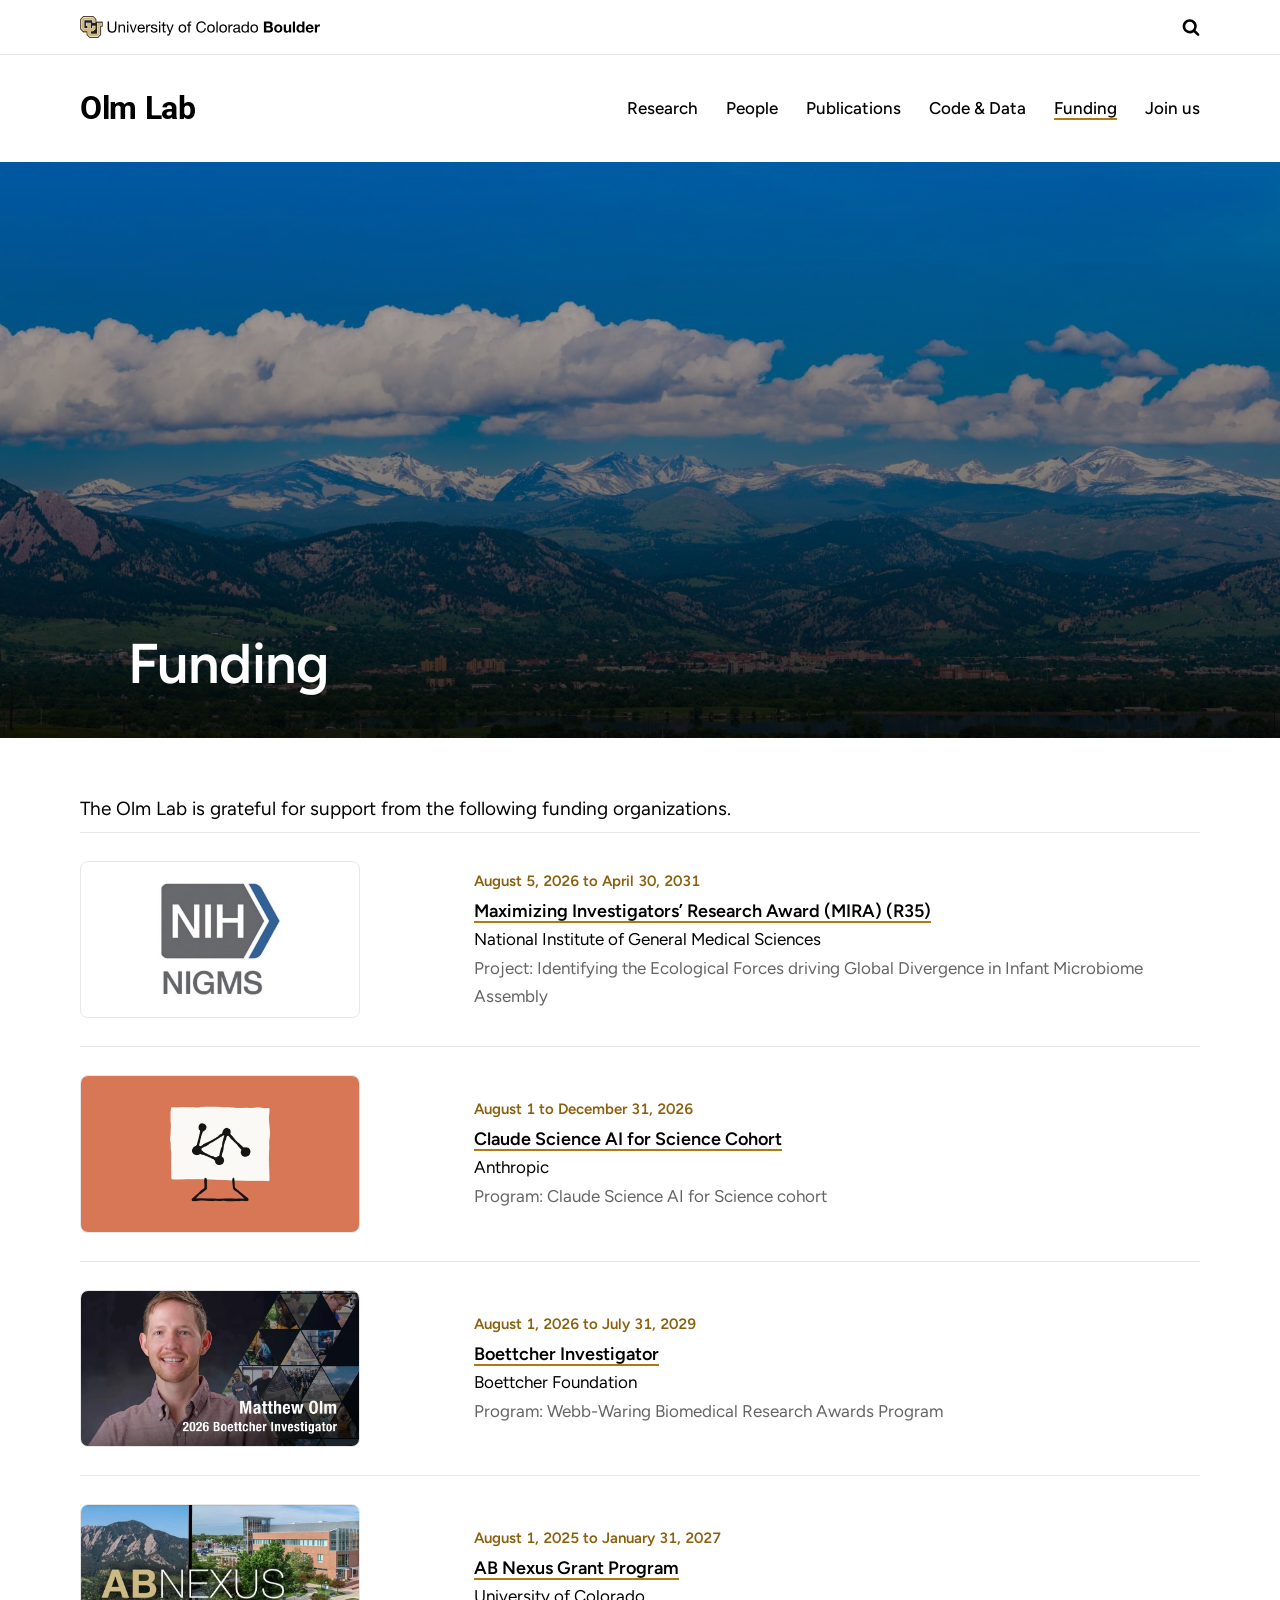
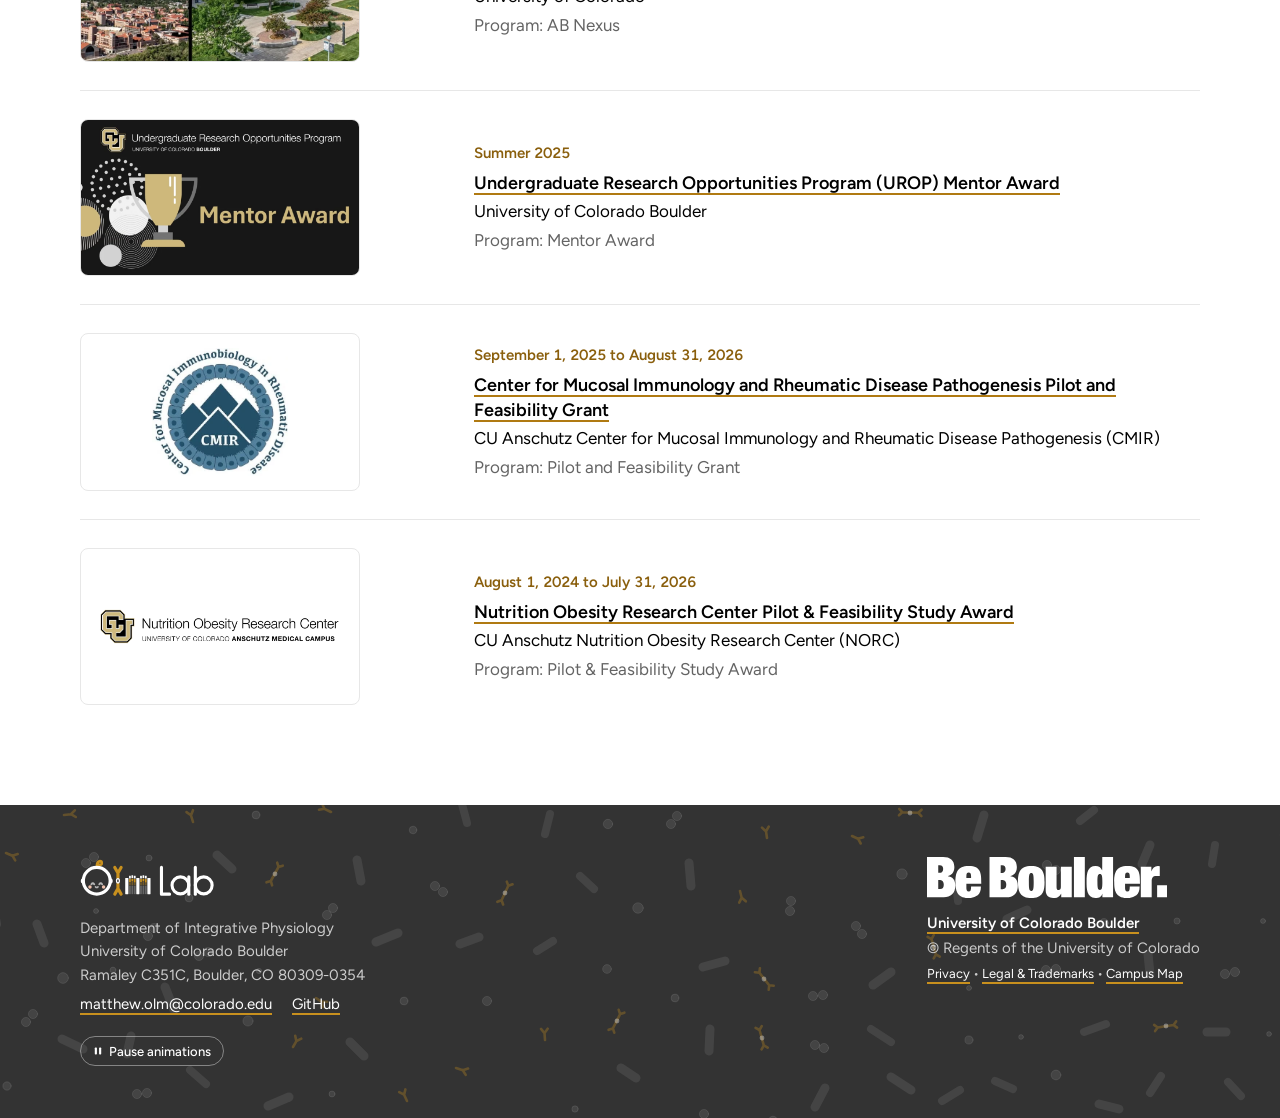
<file: funding.html>
<!doctype html>
<html lang="en">
<head>
<meta charset="utf-8">
<meta name="viewport" content="width=device-width, initial-scale=1">
<meta http-equiv="Content-Security-Policy" content="default-src 'none'; script-src 'self'; style-src 'self' 'unsafe-inline'; img-src 'self'; font-src 'self'; base-uri 'none'; form-action 'none'; upgrade-insecure-requests">
<meta name="robots" content="noindex">
<title>Funding | Olm Lab | University of Colorado Boulder</title>
<link rel="stylesheet" href="assets/css/site.css">
<style>
body{margin:0;background:#FFFFFF}
a{color:#000000;text-decoration-line:underline;text-decoration-color:#B07A12;text-decoration-thickness:2px;text-underline-offset:4px}
a:hover{color:#000000;text-decoration-color:#000000}
a:focus-visible{outline:3px solid #B07A12;outline-offset:4px;border-radius:2px}
.nav a{text-decoration-line:none}
.nav a:hover,.nav a[aria-current="page"]{text-decoration-line:underline;text-decoration-color:#B07A12}
ol li::marker{color:#646464;font-variant-numeric:tabular-nums}
.dark a{color:#FFFFFF;text-decoration-color:#C8901E}
.dark a:hover{color:#FFFFFF;text-decoration-color:#FFFFFF}
.dark a:focus-visible{outline-color:#C8901E}
.fb{transform-box:view-box;animation-timing-function:ease-in-out;animation-iteration-count:infinite}
.fr{animation-name:gutRod;animation-duration:7s}
.fc{animation-name:gutCoccus;animation-duration:5.5s}
.fd{animation-name:gutDiplo;animation-duration:8.5s}
.fs{animation-name:gutSpeck;animation-duration:6.2s}
.fi{animation-name:gutIgA;animation-duration:9.5s}
@keyframes gutRod{0%{transform:translate(0px,0px) rotate(0deg)}25%{transform:translate(6px,-3px) rotate(10deg)}50%{transform:translate(9px,2px) rotate(-4deg)}75%{transform:translate(3px,5px) rotate(-12deg)}100%{transform:translate(0px,0px) rotate(0deg)}}
@keyframes gutCoccus{0%{transform:translate(0px,0px)}30%{transform:translate(-5px,-6px)}60%{transform:translate(4px,-9px)}100%{transform:translate(0px,0px)}}
@keyframes gutDiplo{0%{transform:translate(0px,0px) rotate(0deg)}40%{transform:translate(-6px,-4px) rotate(-18deg)}70%{transform:translate(-2px,3px) rotate(10deg)}100%{transform:translate(0px,0px) rotate(0deg)}}
@keyframes gutIgA{0%{transform:translate(0px,0px) rotate(0deg)}30%{transform:translate(-5px,-4px) rotate(-20deg)}60%{transform:translate(3px,-7px) rotate(15deg)}85%{transform:translate(-2px,2px) rotate(-8deg)}100%{transform:translate(0px,0px) rotate(0deg)}}
@keyframes gutSpeck{0%{transform:translate(0px,0px)}25%{transform:translate(4px,-3px)}55%{transform:translate(-3px,-5px)}80%{transform:translate(2px,2px)}100%{transform:translate(0px,0px)}}
@media (prefers-reduced-motion: reduce){.site:not(.motion-on) .fb{animation:none}}
.skip-link{position:absolute;left:16px;top:-200px;z-index:20;padding:12px 18px;border-radius:6px;background:#FFFFFF;color:#000000;font-weight:600}
.skip-link:focus{top:10px}
main:focus{outline:none}
a{text-decoration-skip-ink:none}
.cu-bar a,.cu-bar a:hover{color:#000000}
.cu-home{display:block;width:100%;max-width:200px;min-width:160px;padding:16px 0}
@media (min-width:768px){.cu-home{max-width:240px}}
.sr-only{position:absolute;width:1px;height:1px;padding:0;margin:-1px;overflow:hidden;clip:rect(0,0,0,0);white-space:nowrap;border:0}
.motion-btn{display:inline-flex;align-items:center;min-height:30px;padding:0 12px;border:1px solid rgba(255,255,255,.4);border-radius:999px;background:transparent;color:#FFFFFF;font:inherit;font-size:13px;font-weight:500;line-height:1;cursor:pointer}
.motion-btn:hover{border-color:#FFFFFF;background:rgba(255,255,255,.08)}
.motion-btn:focus-visible{outline:3px solid #C8901E;outline-offset:3px}
.motion-paused .fb,.motion-paused .gut-bug,.motion-paused .gut-mucus,.motion-paused .orbit-flow{animation-play-state:paused}
.foot-id{display:flex;flex-direction:column;align-items:flex-start;gap:20px}
.foot-logo{display:flex;align-items:flex-end;height:40px}
.site-name{font-family:'Roboto','Helvetica Neue',Helvetica,Arial,sans-serif;font-size:32px;font-weight:700;line-height:1.1;letter-spacing:-0.01em;color:#000000;text-decoration-line:none}
.site-name:hover{color:#000000;text-decoration-line:underline;text-decoration-color:#B07A12}
</style>
<script src="assets/js/dc-lite.js" defer></script>
<script src="assets/js/pages/funding.js" defer></script>
</head>
<body>
<div class="site" data-dc-attr-class="site {{motionClass}}" style="font-family: 'Figtree', system-ui, -apple-system, 'Segoe UI', sans-serif; color: #000000; background: #FFFFFF; font-size: 17px; line-height: 1.6" data-dc-bind>
<a class="skip-link" href="#main-content">Skip to main content</a>
<header>
<div class="cu-bar" style="background: #FFFFFF; border-bottom: 1px solid #E7E7E7">
<div style="max-width: 1120px; margin: 0 auto; padding: 0 clamp(20px, 5vw, 48px); display: flex; justify-content: space-between; align-items: center; gap: 16px">
<a class="cu-home" href="https://www.colorado.edu"><img src="assets/img/brand/cu-boulder-logo.svg" alt="University of Colorado Boulder" style="display: block; width: 100%; height: auto; aspect-ratio: 868.22 / 79.63"></a>
<a href="https://www.colorado.edu/search" aria-label="Search Colorado.edu" style="display: flex; align-items: center; justify-content: center; min-width: 44px; min-height: 44px; margin-right: -13px"><svg width="18" height="18" viewBox="0 0 1792 1792" aria-hidden="true" focusable="false"><path fill="currentColor" d="M1216 832q0-185-131.5-316.5t-316.5-131.5-316.5 131.5-131.5 316.5 131.5 316.5 316.5 131.5 316.5-131.5 131.5-316.5zm512 832q0 52-38 90t-90 38q-54 0-90-38l-343-342q-179 124-399 124-143 0-273.5-55.5t-225-150-150-225-55.5-273.5 55.5-273.5 150-225 225-150 273.5-55.5 273.5 55.5 225 150 150 225 55.5 273.5q0 220-124 399l343 343q37 37 37 90z"></path></svg></a>
</div>
</div>
<div style="max-width: 1120px; margin: 0 auto; padding: 30px clamp(20px, 5vw, 48px); display: flex; flex-wrap: wrap; justify-content: space-between; align-items: center; gap: 8px 40px">
<a class="site-name" href="index.html">Olm Lab</a>
<nav class="nav" aria-label="Main" style="display: flex; flex-wrap: wrap; gap: 4px 28px; font-size: 17px; font-weight: 500">
<a href="research.html" style="padding: 10px 0">Research</a>
<a href="people/index.html" style="padding: 10px 0">People</a>
<a href="publications.html" style="padding: 10px 0">Publications</a>
<a href="code.html" style="padding: 10px 0">Code &amp; Data</a>
<a href="funding.html" aria-current="page" style="padding: 10px 0">Funding</a>
<a href="join.html" style="padding: 10px 0">Join us</a>
</nav>
</div>
</header>
<main id="main-content" tabindex="-1">

<section style="position: relative; height: clamp(240px, 45vw, 648px); overflow: hidden; background: #000000">
<img data-dc-if="isNotWinter" src="assets/img/banners/funding-spring-summer-fall.jpg" alt="Bronze buffalo statue on a campus terrace with the Flatirons behind" style="position: absolute; top: 0; left: 0; width: 100%; height: 100%; object-fit: cover; object-position: center 12%">
<img data-dc-if="isWinter" hidden src="assets/img/banners/funding-winter.jpg" alt="Panorama of snow-capped peaks and the Flatirons above Boulder and the CU campus" style="position: absolute; top: 0; left: 0; width: 100%; height: 100%; object-fit: cover; object-position: center 50%" loading="lazy">
<div style="position: absolute; top: 0; left: 0; width: 100%; height: 100%; background: linear-gradient(to top, rgba(0, 0, 0, 0.82) 0%, rgba(0, 0, 0, 0.45) 50%, rgba(0, 0, 0, 0.18) 100%)"></div>
<div style="position: relative; box-sizing: border-box; height: 100%; max-width: 1120px; margin: 0 auto; padding: 0 clamp(20px, 5vw, 48px) 44px; display: flex; flex-direction: column; justify-content: flex-end; gap: 10px">
<h1 style="margin: 0; color: #FFFFFF; font-size: clamp(36px, 5vw, 56px); line-height: 1.08; font-weight: 600; letter-spacing: -0.015em">Funding</h1>
</div>
</section>

<div style="max-width: 1120px; margin: 0 auto; padding: 56px clamp(20px, 5vw, 48px) 72px">
<p style="margin: 0 0 8px; font-size: 19px; line-height: 1.55; max-width: 60ch">The Olm Lab is grateful for support from the following funding organizations.</p>
<div style="display: flex; flex-wrap: wrap; align-items: center; gap: 16px 48px; padding: 28px 0; border-top: 1px solid #E7E7E7">
<div style="flex: 1 1 220px; min-width: 0"><span style="display: block; width: 100%; max-width: 280px; aspect-ratio: 16 / 9; border: 1px solid #E7E7E7; border-radius: 8px; overflow: hidden; background: #FFFFFF; box-sizing: border-box"><img src="assets/img/funders/nigms.webp" alt="" style="display: block; width: 100%; height: 100%; object-fit: contain; padding: 14px 18px; box-sizing: border-box" loading="lazy"></span></div>
<div style="flex: 999 1 560px; min-width: 0; max-width: 66ch; display: flex; flex-direction: column; gap: 2px"><span style="color: #8A5F0D; font-weight: 600; font-size: 15px; font-variant-numeric: tabular-nums; margin-bottom: 4px">August 5, 2026 to April 30, 2031</span><strong style="font-weight: 600; font-size: 18px; line-height: 1.4"><a href="https://reporter.nih.gov/search/KLXZ5nDs5EOUFxQMS3E1qA/project-details/11426712">Maximizing Investigators’ Research Award (MIRA) (R35)</a></strong><span>National Institute of General Medical Sciences</span><span style="color: #646464">Project: Identifying the Ecological Forces driving Global Divergence in Infant Microbiome Assembly</span></div>
</div>
<div style="display: flex; flex-wrap: wrap; align-items: center; gap: 16px 48px; padding: 28px 0; border-top: 1px solid #E7E7E7">
<div style="flex: 1 1 220px; min-width: 0"><span style="display: block; width: 100%; max-width: 280px; aspect-ratio: 16 / 9; border: 1px solid #E7E7E7; border-radius: 8px; overflow: hidden; background: #FFFFFF; box-sizing: border-box"><img src="assets/img/funders/anthropic.webp" alt="" style="display: block; width: 100%; height: 100%; object-fit: cover; object-position: 50% 50%" loading="lazy"></span></div>
<div style="flex: 999 1 560px; min-width: 0; max-width: 66ch; display: flex; flex-direction: column; gap: 2px"><span style="color: #8A5F0D; font-weight: 600; font-size: 15px; font-variant-numeric: tabular-nums; margin-bottom: 4px">August 1 to December 31, 2026</span><strong style="font-weight: 600; font-size: 18px; line-height: 1.4"><a href="https://www.anthropic.com/news/claude-science-ai-workbench">Claude Science AI for Science Cohort</a></strong><span>Anthropic</span><span style="color: #646464">Program: Claude Science AI for Science cohort</span></div>
</div>
<div style="display: flex; flex-wrap: wrap; align-items: center; gap: 16px 48px; padding: 28px 0; border-top: 1px solid #E7E7E7">
<div style="flex: 1 1 220px; min-width: 0"><span style="display: block; width: 100%; max-width: 280px; aspect-ratio: 16 / 9; border: 1px solid #E7E7E7; border-radius: 8px; overflow: hidden; background: #FFFFFF; box-sizing: border-box"><img src="assets/img/funders/boettcher.webp" alt="" style="display: block; width: 100%; height: 100%; object-fit: cover; object-position: 50% 80%" loading="lazy"></span></div>
<div style="flex: 999 1 560px; min-width: 0; max-width: 66ch; display: flex; flex-direction: column; gap: 2px"><span style="color: #8A5F0D; font-weight: 600; font-size: 15px; font-variant-numeric: tabular-nums; margin-bottom: 4px">August 1, 2026 to July 31, 2029</span><strong style="font-weight: 600; font-size: 18px; line-height: 1.4"><a href="https://boettcherfoundation.org/grantmaking/webb-waring-biomedical-research/">Boettcher Investigator</a></strong><span>Boettcher Foundation</span><span style="color: #646464">Program: Webb-Waring Biomedical Research Awards Program</span></div>
</div>
<div style="display: flex; flex-wrap: wrap; align-items: center; gap: 16px 48px; padding: 28px 0; border-top: 1px solid #E7E7E7">
<div style="flex: 1 1 220px; min-width: 0"><span style="display: block; width: 100%; max-width: 280px; aspect-ratio: 16 / 9; border: 1px solid #E7E7E7; border-radius: 8px; overflow: hidden; background: #FFFFFF; box-sizing: border-box"><img src="assets/img/funders/ab-nexus.webp" alt="" style="display: block; width: 100%; height: 100%; object-fit: cover; object-position: 50% 50%" loading="lazy"></span></div>
<div style="flex: 999 1 560px; min-width: 0; max-width: 66ch; display: flex; flex-direction: column; gap: 2px"><span style="color: #8A5F0D; font-weight: 600; font-size: 15px; font-variant-numeric: tabular-nums; margin-bottom: 4px">August 1, 2025 to January 31, 2027</span><strong style="font-weight: 600; font-size: 18px; line-height: 1.4"><a href="https://www.colorado.edu/research/abnexus/">AB Nexus Grant Program</a></strong><span>University of Colorado</span><span style="color: #646464">Program: AB Nexus</span></div>
</div>
<div style="display: flex; flex-wrap: wrap; align-items: center; gap: 16px 48px; padding: 28px 0; border-top: 1px solid #E7E7E7">
<div style="flex: 1 1 220px; min-width: 0"><span style="display: block; width: 100%; max-width: 280px; aspect-ratio: 16 / 9; border: 1px solid #E7E7E7; border-radius: 8px; overflow: hidden; background: #FFFFFF; box-sizing: border-box"><img src="assets/img/funders/urop.webp" alt="" style="display: block; width: 100%; height: 100%; object-fit: cover; object-position: 50% 50%" loading="lazy"></span></div>
<div style="flex: 999 1 560px; min-width: 0; max-width: 66ch; display: flex; flex-direction: column; gap: 2px"><span style="color: #8A5F0D; font-weight: 600; font-size: 15px; font-variant-numeric: tabular-nums; margin-bottom: 4px">Summer 2025</span><strong style="font-weight: 600; font-size: 18px; line-height: 1.4"><a href="https://www.colorado.edu/urop/outreach/mentor-awards">Undergraduate Research Opportunities Program (UROP) Mentor Award</a></strong><span>University of Colorado Boulder</span><span style="color: #646464">Program: Mentor Award</span></div>
</div>
<div style="display: flex; flex-wrap: wrap; align-items: center; gap: 16px 48px; padding: 28px 0; border-top: 1px solid #E7E7E7">
<div style="flex: 1 1 220px; min-width: 0"><span style="display: block; width: 100%; max-width: 280px; aspect-ratio: 16 / 9; border: 1px solid #E7E7E7; border-radius: 8px; overflow: hidden; background: #FFFFFF; box-sizing: border-box"><img src="assets/img/funders/cmir.webp" alt="" style="display: block; width: 100%; height: 100%; object-fit: contain; padding: 14px 18px; box-sizing: border-box" loading="lazy"></span></div>
<div style="flex: 999 1 560px; min-width: 0; max-width: 66ch; display: flex; flex-direction: column; gap: 2px"><span style="color: #8A5F0D; font-weight: 600; font-size: 15px; font-variant-numeric: tabular-nums; margin-bottom: 4px">September 1, 2025 to August 31, 2026</span><strong style="font-weight: 600; font-size: 18px; line-height: 1.4"><a href="https://medschool.cuanschutz.edu/cmir/funding-opportunities/pilot-grants-rfp">Center for Mucosal Immunology and Rheumatic Disease Pathogenesis Pilot and Feasibility Grant</a></strong><span>CU Anschutz Center for Mucosal Immunology and Rheumatic Disease Pathogenesis (CMIR)</span><span style="color: #646464">Program: Pilot and Feasibility Grant</span></div>
</div>
<div style="display: flex; flex-wrap: wrap; align-items: center; gap: 16px 48px; padding: 28px 0; border-top: 1px solid #E7E7E7">
<div style="flex: 1 1 220px; min-width: 0"><span style="display: block; width: 100%; max-width: 280px; aspect-ratio: 16 / 9; border: 1px solid #E7E7E7; border-radius: 8px; overflow: hidden; background: #FFFFFF; box-sizing: border-box"><img src="assets/img/funders/norc.webp" alt="" style="display: block; width: 100%; height: 100%; object-fit: contain; padding: 14px 18px; box-sizing: border-box" loading="lazy"></span></div>
<div style="flex: 999 1 560px; min-width: 0; max-width: 66ch; display: flex; flex-direction: column; gap: 2px"><span style="color: #8A5F0D; font-weight: 600; font-size: 15px; font-variant-numeric: tabular-nums; margin-bottom: 4px">August 1, 2024 to July 31, 2026</span><strong style="font-weight: 600; font-size: 18px; line-height: 1.4"><a href="https://medschool.cuanschutz.edu/cunorc/pilot-program">Nutrition Obesity Research Center Pilot &amp; Feasibility Study Award</a></strong><span>CU Anschutz Nutrition Obesity Research Center (NORC)</span><span style="color: #646464">Program: Pilot &amp; Feasibility Study Award</span></div>
</div>
</div>

</main>
<div class="dark" style="position: relative; overflow: hidden; background: #333333">
<svg viewBox="0 0 2000 420" width="2000" height="420" aria-hidden="true" focusable="false" stroke-linecap="round" stroke-linejoin="round" style="position: absolute; top: 0; left: 50%; margin-left: -1000px; width: 2000px; height: 420px; pointer-events: none"><g fill="#FFFFFF" stroke="#FFFFFF" fill-opacity=".085" stroke-opacity=".085"><g class="fb fs" style="transform-origin:935px 304px;animation-delay:-4.2s"><circle cx="935" cy="304" r="3.2"></circle></g><g class="fb fc" style="transform-origin:847px 196px;animation-delay:-2.2s"><circle cx="847" cy="196" r="4.6"></circle></g><g class="fb fs" style="transform-origin:909px 366px;animation-delay:-6.6s"><circle cx="909" cy="366" r="2.7"></circle></g><g class="fb fr" style="transform-origin:905px 141px;animation-delay:-6.9s"><path d="M897 146L913 136" stroke-width="8"></path></g><g class="fb fr" style="transform-origin:947px 77px;animation-delay:-4.0s"><path d="M954 84L940 71" stroke-width="8"></path></g><g class="fb fc" style="transform-origin:764px 196px;animation-delay:-8.6s"><circle cx="764" cy="196" r="3.9"></circle></g><g class="fb fr" style="transform-origin:907px 19px;animation-delay:-8.7s"><path d="M910 9L905 29" stroke-width="8"></path></g><g class="fb fr" style="transform-origin:747px 132px;animation-delay:-6.2s"><path d="M736 137L758 128" stroke-width="9"></path></g><g class="fb fc" style="transform-origin:830px 319px;animation-delay:-3.7s"><circle cx="830" cy="319" r="5.3"></circle></g><g class="fb fc" style="transform-origin:968px 19px;animation-delay:-2.7s"><circle cx="968" cy="19" r="4.7"></circle></g><g class="fb fr" style="transform-origin:988px 268px;animation-delay:-6.4s"><path d="M996 273L981 263" stroke-width="9"></path></g><g class="fb fc" style="transform-origin:979px 362px;animation-delay:-2.8s"><circle cx="979" cy="362" r="4.5"></circle></g><g class="fb fr" style="transform-origin:829px 135px;animation-delay:-3.2s"><path d="M820 139L839 132" stroke-width="9"></path></g><g class="fb fc" style="transform-origin:967px 164px;animation-delay:-7.6s"><circle cx="967" cy="164" r="4.4"></circle></g><g class="fb fr" style="transform-origin:795px 357px;animation-delay:-2.2s"><path d="M787 349L804 365" stroke-width="9"></path></g><g class="fb fc" style="transform-origin:828px 404px;animation-delay:-8.0s"><circle cx="828" cy="404" r="4.1"></circle></g><g class="fb fd" style="transform-origin:799px 84px;animation-delay:-6.7s"><circle cx="795" cy="81" r="4.6"></circle><circle cx="803" cy="87" r="4.6"></circle></g><g class="fb fc" style="transform-origin:1030px 375px;animation-delay:-0.3s"><circle cx="1030" cy="375" r="5.3"></circle></g><g class="fb fr" style="transform-origin:824px 9px;animation-delay:-4.6s"><path d="M822 -1L827 18" stroke-width="8"></path></g><g class="fb fc" style="transform-origin:773px 25px;animation-delay:-6.3s"><circle cx="773" cy="25" r="3.8"></circle></g><g class="fb fr" style="transform-origin:717px 244px;animation-delay:-6.5s"><path d="M724 251L710 237" stroke-width="9"></path></g><g class="fb fr" style="transform-origin:719px 66px;animation-delay:-0.7s"><path d="M721 76L717 55" stroke-width="9"></path></g><g class="fb fr" style="transform-origin:1050px 70px;animation-delay:-5.3s"><path d="M1049 58L1051 81" stroke-width="9"></path></g><g class="fb fc" style="transform-origin:998px 103px;animation-delay:-6.6s"><circle cx="998" cy="103" r="5.3"></circle></g><g class="fb fr" style="transform-origin:639px 297px;animation-delay:-1.3s"><path d="M649 292L628 301" stroke-width="9"></path></g><g class="fb fr" style="transform-origin:1074px 159px;animation-delay:-9.0s"><path d="M1085 156L1063 162" stroke-width="9"></path></g><g class="fb fd" style="transform-origin:768px 412px;animation-delay:-2.9s"><circle cx="770" cy="417" r="4.6"></circle><circle cx="766" cy="407" r="4.6"></circle></g><g class="fb fc" style="transform-origin:1035px 193px;animation-delay:-3.6s"><circle cx="1035" cy="193" r="3.9"></circle></g><g class="fb fc" style="transform-origin:583px 325px;animation-delay:-4.8s"><circle cx="583" cy="325" r="3.9"></circle></g><g class="fb fd" style="transform-origin:1034px 15px;animation-delay:-1.6s"><circle cx="1031" cy="19" r="4.6"></circle><circle cx="1037" cy="11" r="4.6"></circle></g><g class="fb fd" style="transform-origin:1063px 314px;animation-delay:-7.0s"><circle cx="1064" cy="309" r="4.6"></circle><circle cx="1062" cy="319" r="4.6"></circle></g><g class="fb fd" style="transform-origin:690px 106px;animation-delay:-7.1s"><circle cx="693" cy="103" r="4.6"></circle><circle cx="687" cy="110" r="4.6"></circle></g><g class="fb fr" style="transform-origin:1069px 235px;animation-delay:-3.3s"><path d="M1069 246L1070 224" stroke-width="9"></path></g><g class="fb fd" style="transform-origin:1150px 101px;animation-delay:-8.8s"><circle cx="1151" cy="96" r="4.6"></circle><circle cx="1150" cy="106" r="4.6"></circle></g><g class="fb fd" style="transform-origin:1180px 241px;animation-delay:-2.3s"><circle cx="1184" cy="243" r="4.6"></circle><circle cx="1175" cy="240" r="4.6"></circle></g><g class="fb fd" style="transform-origin:1219px 125px;animation-delay:-7.2s"><circle cx="1222" cy="129" r="4.6"></circle><circle cx="1216" cy="121" r="4.6"></circle></g><g class="fb fc" style="transform-origin:709px 355px;animation-delay:-3.1s"><circle cx="709" cy="355" r="5.3"></circle></g><g class="fb fc" style="transform-origin:1262px 69px;animation-delay:-7.6s"><circle cx="1262" cy="69" r="5.2"></circle></g><g class="fb fc" style="transform-origin:616px 10px;animation-delay:-4.8s"><circle cx="616" cy="10" r="3.9"></circle></g><g class="fb fc" style="transform-origin:1133px 316px;animation-delay:-4.3s"><circle cx="1133" cy="316" r="4.8"></circle></g><g class="fb fs" style="transform-origin:692px 289px;animation-delay:-5.7s"><circle cx="692" cy="289" r="3.0"></circle></g><g class="fb fr" style="transform-origin:689px 402px;animation-delay:-5.3s"><path d="M685 392L692 412" stroke-width="8"></path></g><g class="fb fc" style="transform-origin:589px 412px;animation-delay:-1.6s"><circle cx="589" cy="412" r="4.9"></circle></g><g class="fb fd" style="transform-origin:1178px 190px;animation-delay:-1.5s"><circle cx="1173" cy="191" r="4.6"></circle><circle cx="1183" cy="190" r="4.6"></circle></g><g class="fb fr" style="transform-origin:558px 272px;animation-delay:-8.7s"><path d="M550 265L566 279" stroke-width="8"></path></g><g class="fb fc" style="transform-origin:1213px 332px;animation-delay:-3.4s"><circle cx="1213" cy="332" r="4.7"></circle></g><g class="fb fs" style="transform-origin:619px 166px;animation-delay:-6.5s"><circle cx="619" cy="166" r="2.7"></circle></g><g class="fb fc" style="transform-origin:525px 399px;animation-delay:-2.5s"><circle cx="525" cy="399" r="4.3"></circle></g><g class="fb fr" style="transform-origin:529px 193px;animation-delay:-4.9s"><path d="M534 205L525 182" stroke-width="9"></path></g><g class="fb fr" style="transform-origin:1340px 22px;animation-delay:-4.6s"><path d="M1344 10L1337 33" stroke-width="9"></path></g><g class="fb fc" style="transform-origin:608px 216px;animation-delay:-3.8s"><circle cx="608" cy="216" r="5.1"></circle></g><g class="fb fr" style="transform-origin:1241px 230px;animation-delay:-5.1s"><path d="M1251 237L1231 224" stroke-width="8"></path></g><g class="fb fs" style="transform-origin:473px 165px;animation-delay:-7.4s"><circle cx="473" cy="165" r="2.9"></circle></g><g class="fb fc" style="transform-origin:1010px 322px;animation-delay:-5.1s"><circle cx="1010" cy="322" r="4.7"></circle></g><g class="fb fr" style="transform-origin:1180px 292px;animation-delay:-7.9s"><path d="M1185 283L1175 302" stroke-width="9"></path></g><g class="fb fd" style="transform-origin:1142px 378px;animation-delay:-4.4s"><circle cx="1137" cy="379" r="4.6"></circle><circle cx="1147" cy="377" r="4.6"></circle></g><g class="fb fd" style="transform-origin:1272px 407px;animation-delay:-3.4s"><circle cx="1267" cy="408" r="4.6"></circle><circle cx="1277" cy="406" r="4.6"></circle></g><g class="fb fr" style="transform-origin:1261px 279px;animation-delay:-2.3s"><path d="M1271 285L1251 272" stroke-width="9"></path></g><g class="fb fc" style="transform-origin:423px 173px;animation-delay:-2.9s"><circle cx="423" cy="173" r="5.4"></circle></g><g class="fb fd" style="transform-origin:563px 149px;animation-delay:-1.3s"><circle cx="559" cy="151" r="4.6"></circle><circle cx="568" cy="147" r="4.6"></circle></g><g class="fb fr" style="transform-origin:585px 57px;animation-delay:-5.6s"><path d="M577 50L592 64" stroke-width="9"></path></g><g class="fb fr" style="transform-origin:489px 240px;animation-delay:-7.4s"><path d="M487 249L491 231" stroke-width="9"></path></g><g class="fb fc" style="transform-origin:429px 319px;animation-delay:-7.0s"><circle cx="429" cy="319" r="4.0"></circle></g><g class="fb fc" style="transform-origin:1329px 235px;animation-delay:-6.5s"><circle cx="1329" cy="235" r="4.1"></circle></g><g class="fb fd" style="transform-origin:460px 385px;animation-delay:-4.3s"><circle cx="463" cy="388" r="4.6"></circle><circle cx="456" cy="382" r="4.6"></circle></g><g class="fb fr" style="transform-origin:1328px 345px;animation-delay:-1.1s"><path d="M1319 344L1338 346" stroke-width="9"></path></g><g class="fb fd" style="transform-origin:511px 127px;animation-delay:-6.1s"><circle cx="514" cy="123" r="4.6"></circle><circle cx="508" cy="131" r="4.6"></circle></g><g class="fb fs" style="transform-origin:378px 404px;animation-delay:-0.0s"><circle cx="378" cy="404" r="2.8"></circle></g><g class="fb fs" style="transform-origin:509px 53px;animation-delay:-3.9s"><circle cx="509" cy="53" r="3.0"></circle></g><g class="fb fs" style="transform-origin:1102px 411px;animation-delay:-6.4s"><circle cx="1102" cy="411" r="2.9"></circle></g><g class="fb fd" style="transform-origin:390px 213px;animation-delay:-7.6s"><circle cx="386" cy="217" r="4.6"></circle><circle cx="393" cy="209" r="4.6"></circle></g><g class="fb fd" style="transform-origin:450px 55px;animation-delay:-7.7s"><circle cx="454" cy="52" r="4.6"></circle><circle cx="446" cy="58" r="4.6"></circle></g><g class="fb fr" style="transform-origin:1242px 174px;animation-delay:-4.2s"><path d="M1233 180L1251 167" stroke-width="9"></path></g><g class="fb fr" style="transform-origin:401px 128px;animation-delay:-3.9s"><path d="M404 138L397 119" stroke-width="9"></path></g><g class="fb fc" style="transform-origin:1221px 409px;animation-delay:-4.3s"><circle cx="1221" cy="409" r="4.6"></circle></g><g class="fb fd" style="transform-origin:320px 152px;animation-delay:-4.8s"><circle cx="315" cy="153" r="4.6"></circle><circle cx="324" cy="151" r="4.6"></circle></g><g class="fb fd" style="transform-origin:1411px 62px;animation-delay:-7.3s"><circle cx="1416" cy="65" r="4.6"></circle><circle cx="1407" cy="60" r="4.6"></circle></g><g class="fb fr" style="transform-origin:1317px 87px;animation-delay:-2.4s"><path d="M1318 96L1316 78" stroke-width="8"></path></g><g class="fb fd" style="transform-origin:502px 288px;animation-delay:-9.0s"><circle cx="497" cy="289" r="4.6"></circle><circle cx="507" cy="288" r="4.6"></circle></g><g class="fb fr" style="transform-origin:355px 107px;animation-delay:-5.8s"><path d="M353 96L357 119" stroke-width="8"></path></g><g class="fb fc" style="transform-origin:549px 93px;animation-delay:-3.9s"><circle cx="549" cy="93" r="3.9"></circle></g><g class="fb fr" style="transform-origin:1311px 291px;animation-delay:-1.5s"><path d="M1320 285L1302 296" stroke-width="8"></path></g><g class="fb fs" style="transform-origin:456px 106px;animation-delay:-3.4s"><circle cx="456" cy="106" r="2.5"></circle></g><g class="fb fr" style="transform-origin:1364px 280px;animation-delay:-1.1s"><path d="M1373 284L1355 276" stroke-width="8"></path></g><g class="fb fr" style="transform-origin:1377px 110px;animation-delay:-2.8s"><path d="M1387 105L1367 114" stroke-width="9"></path></g><g class="fb fc" style="transform-origin:1395px 391px;animation-delay:-3.4s"><circle cx="1395" cy="391" r="3.7"></circle></g><g class="fb fs" style="transform-origin:1329px 183px;animation-delay:-2.0s"><circle cx="1329" cy="183" r="2.5"></circle></g><g class="fb fc" style="transform-origin:1464px 118px;animation-delay:-6.8s"><circle cx="1464" cy="118" r="4.5"></circle></g><g class="fb fr" style="transform-origin:1506px 50px;animation-delay:-7.8s"><path d="M1502 59L1510 40" stroke-width="9"></path></g><g class="fb fr" style="transform-origin:264px 390px;animation-delay:-0.2s"><path d="M257 383L271 398" stroke-width="8"></path></g><g class="fb fr" style="transform-origin:223px 162px;animation-delay:-4.6s"><path d="M217 170L230 155" stroke-width="9"></path></g><g class="fb fd" style="transform-origin:1411px 165px;animation-delay:-2.9s"><circle cx="1416" cy="164" r="4.6"></circle><circle cx="1406" cy="165" r="4.6"></circle></g><g class="fb fs" style="transform-origin:1381px 232px;animation-delay:-6.5s"><circle cx="1381" cy="232" r="2.4"></circle></g><g class="fb fr" style="transform-origin:1455px 223px;animation-delay:-3.9s"><path d="M1444 227L1466 219" stroke-width="8"></path></g><g class="fb fr" style="transform-origin:1399px 329px;animation-delay:-6.0s"><path d="M1388 331L1410 327" stroke-width="8"></path></g><g class="fb fc" style="transform-origin:1416px 270px;animation-delay:-8.4s"><circle cx="1416" cy="270" r="4.9"></circle></g><g class="fb fc" style="transform-origin:367px 281px;animation-delay:-6.5s"><circle cx="367" cy="281" r="4.2"></circle></g><g class="fb fc" style="transform-origin:245px 328px;animation-delay:-3.9s"><circle cx="245" cy="328" r="5.1"></circle></g><g class="fb fs" style="transform-origin:279px 117px;animation-delay:-8.9s"><circle cx="279" cy="117" r="2.6"></circle></g><g class="fb fr" style="transform-origin:1447px 11px;animation-delay:-0.9s"><path d="M1454 5L1440 16" stroke-width="8"></path></g><g class="fb fr" style="transform-origin:1469px 302px;animation-delay:-8.0s"><path d="M1459 299L1479 304" stroke-width="9"></path></g><g class="fb fr" style="transform-origin:306px 46px;animation-delay:-2.7s"><path d="M317 41L295 51" stroke-width="9"></path></g><g class="fb fc" style="transform-origin:1326px 397px;animation-delay:-0.9s"><circle cx="1326" cy="397" r="3.9"></circle></g><g class="fb fr" style="transform-origin:433px 239px;animation-delay:-7.8s"><path d="M422 234L443 244" stroke-width="9"></path></g><g class="fb fr" style="transform-origin:199px 412px;animation-delay:-1.0s"><path d="M210 415L188 408" stroke-width="9"></path></g><g class="fb fr" style="transform-origin:1515px 280px;animation-delay:-6.8s"><path d="M1521 271L1510 288" stroke-width="8"></path></g><g class="fb fr" style="transform-origin:224px 215px;animation-delay:-6.0s"><path d="M216 208L231 221" stroke-width="8"></path></g><g class="fb fr" style="transform-origin:261px 24px;animation-delay:-8.2s"><path d="M269 31L253 16" stroke-width="9"></path></g><g class="fb fr" style="transform-origin:1450px 400px;animation-delay:-2.5s"><path d="M1461 397L1440 402" stroke-width="9"></path></g><g class="fb fr" style="transform-origin:1574px 50px;animation-delay:-1.6s"><path d="M1572 59L1575 40" stroke-width="8"></path></g><g class="fb fc" style="transform-origin:222px 72px;animation-delay:-0.5s"><circle cx="222" cy="72" r="5.0"></circle></g><g class="fb fc" style="transform-origin:476px 337px;animation-delay:-0.3s"><circle cx="476" cy="337" r="5.1"></circle></g><g class="fb fs" style="transform-origin:272px 175px;animation-delay:-8.5s"><circle cx="272" cy="175" r="3.0"></circle></g><g class="fb fc" style="transform-origin:148px 308px;animation-delay:-4.4s"><circle cx="148" cy="308" r="5.3"></circle></g><g class="fb fr" style="transform-origin:149px 135px;animation-delay:-5.8s"><path d="M153 145L144 126" stroke-width="8"></path></g><g class="fb fr" style="transform-origin:176px 38px;animation-delay:-3.7s"><path d="M176 28L176 48" stroke-width="8"></path></g><g class="fb fr" style="transform-origin:1663px 82px;animation-delay:-1.8s"><path d="M1652 85L1674 78" stroke-width="9"></path></g><g class="fb fr" style="transform-origin:1530px 401px;animation-delay:-0.8s"><path d="M1539 403L1520 399" stroke-width="8"></path></g><g class="fb fr" style="transform-origin:135px 185px;animation-delay:-8.3s"><path d="M146 188L125 183" stroke-width="8"></path></g><g class="fb fd" style="transform-origin:137px 369px;animation-delay:-6.9s"><circle cx="141" cy="367" r="4.6"></circle><circle cx="132" cy="371" r="4.6"></circle></g><g class="fb fs" style="transform-origin:1537px 116px;animation-delay:-6.5s"><circle cx="1537" cy="116" r="3.1"></circle></g><g class="fb fc" style="transform-origin:1665px 146px;animation-delay:-8.0s"><circle cx="1665" cy="146" r="5.4"></circle></g><g class="fb fs" style="transform-origin:323px 402px;animation-delay:-2.8s"><circle cx="323" cy="402" r="2.5"></circle></g><g class="fb fr" style="transform-origin:1594px 284px;animation-delay:-0.7s"><path d="M1588 277L1601 291" stroke-width="8"></path></g><g class="fb fd" style="transform-origin:1590px 168px;animation-delay:-6.0s"><circle cx="1585" cy="169" r="4.6"></circle><circle cx="1595" cy="167" r="4.6"></circle></g><g class="fb fc" style="transform-origin:109px 82px;animation-delay:-6.3s"><circle cx="109" cy="82" r="3.7"></circle></g><g class="fb fr" style="transform-origin:46px 69px;animation-delay:-7.9s"><path d="M43 80L50 57" stroke-width="8"></path></g><g class="fb fc" style="transform-origin:54px 187px;animation-delay:-3.4s"><circle cx="54" cy="187" r="5.0"></circle></g><g class="fb fr" style="transform-origin:1722px 62px;animation-delay:-5.9s"><path d="M1713 69L1731 55" stroke-width="8"></path></g><g class="fb fd" style="transform-origin:79px 246px;animation-delay:-6.2s"><circle cx="76" cy="242" r="4.6"></circle><circle cx="82" cy="250" r="4.6"></circle></g><g class="fb fr" style="transform-origin:1509px 159px;animation-delay:-6.3s"><path d="M1510 169L1508 149" stroke-width="9"></path></g><g class="fb fs" style="transform-origin:1623px 116px;animation-delay:-0.6s"><circle cx="1623" cy="116" r="2.5"></circle></g><g class="fb fc" style="transform-origin:65px 137px;animation-delay:-2.9s"><circle cx="65" cy="137" r="3.7"></circle></g><g class="fb fs" style="transform-origin:1629px 229px;animation-delay:-5.0s"><circle cx="1629" cy="229" r="2.4"></circle></g><g class="fb fr" style="transform-origin:164px 229px;animation-delay:-7.4s"><path d="M154 231L174 227" stroke-width="9"></path></g><g class="fb fr" style="transform-origin:94px 330px;animation-delay:-3.0s"><path d="M100 323L88 337" stroke-width="8"></path></g><g class="fb fs" style="transform-origin:1622px 405px;animation-delay:-6.4s"><circle cx="1622" cy="405" r="2.8"></circle></g><g class="fb fd" style="transform-origin:1535px 331px;animation-delay:-1.1s"><circle cx="1533" cy="336" r="4.6"></circle><circle cx="1536" cy="327" r="4.6"></circle></g><g class="fb fc" style="transform-origin:1645px 30px;animation-delay:-2.1s"><circle cx="1645" cy="30" r="4.7"></circle></g><g class="fb fr" style="transform-origin:209px 278px;animation-delay:-6.9s"><path d="M220 273L198 282" stroke-width="9"></path></g><g class="fb fd" style="transform-origin:1691px 241px;animation-delay:-0.9s"><circle cx="1695" cy="244" r="4.6"></circle><circle cx="1687" cy="238" r="4.6"></circle></g><g class="fb fc" style="transform-origin:1716px 8px;animation-delay:-1.9s"><circle cx="1716" cy="8" r="3.6"></circle></g><g class="fb fs" style="transform-origin:8px 226px;animation-delay:-6.3s"><circle cx="8" cy="226" r="2.7"></circle></g><g class="fb fd" style="transform-origin:1716px 145px;animation-delay:-2.5s"><circle cx="1715" cy="140" r="4.6"></circle><circle cx="1717" cy="150" r="4.6"></circle></g><g class="fb fr" style="transform-origin:1635px 351px;animation-delay:-4.6s"><path d="M1639 341L1632 362" stroke-width="8"></path></g><g class="fb fc" style="transform-origin:1648px 278px;animation-delay:-2.2s"><circle cx="1648" cy="278" r="5.4"></circle></g><g class="fb fr" style="transform-origin:68px 399px;animation-delay:-3.6s"><path d="M75 405L61 393" stroke-width="8"></path></g><g class="fb fd" style="transform-origin:1783px 204px;animation-delay:-0.8s"><circle cx="1787" cy="200" r="4.6"></circle><circle cx="1780" cy="207" r="4.6"></circle></g><g class="fb fc" style="transform-origin:1784px 152px;animation-delay:-6.5s"><circle cx="1784" cy="152" r="5.2"></circle></g><g class="fb fr" style="transform-origin:1685px 404px;animation-delay:-6.8s"><path d="M1682 414L1688 394" stroke-width="9"></path></g><g class="fb fs" style="transform-origin:1680px 320px;animation-delay:-7.2s"><circle cx="1680" cy="320" r="2.7"></circle></g><g class="fb fr" style="transform-origin:43px 354px;animation-delay:-5.4s"><path d="M34 347L51 361" stroke-width="9"></path></g><g class="fb fr" style="transform-origin:1740px 288px;animation-delay:-0.2s"><path d="M1744 279L1736 297" stroke-width="9"></path></g><g class="fb fd" style="transform-origin:1754px 102px;animation-delay:-6.3s"><circle cx="1759" cy="101" r="4.6"></circle><circle cx="1749" cy="103" r="4.6"></circle></g><g class="fb fc" style="transform-origin:1723px 364px;animation-delay:-7.1s"><circle cx="1723" cy="364" r="4.6"></circle></g><g class="fb fr" style="transform-origin:1815px 371px;animation-delay:-3.3s"><path d="M1811 381L1818 361" stroke-width="8"></path></g><g class="fb fc" style="transform-origin:1794px 70px;animation-delay:-0.2s"><circle cx="1794" cy="70" r="5.0"></circle></g><g class="fb fr" style="transform-origin:7px 160px;animation-delay:-6.4s"><path d="M8 150L5 169" stroke-width="8"></path></g><g class="fb fc" style="transform-origin:1834px 161px;animation-delay:-7.5s"><circle cx="1834" cy="161" r="4.9"></circle></g><g class="fb fr" style="transform-origin:1732px 193px;animation-delay:-2.2s"><path d="M1722 201L1741 186" stroke-width="9"></path></g><g class="fb fc" style="transform-origin:1774px 10px;animation-delay:-6.0s"><circle cx="1774" cy="10" r="4.3"></circle></g><g class="fb fr" style="transform-origin:1893px 140px;animation-delay:-8.0s"><path d="M1887 150L1899 131" stroke-width="9"></path></g><g class="fb fc" style="transform-origin:1932px 187px;animation-delay:-1.9s"><circle cx="1932" cy="187" r="4.2"></circle></g><g class="fb fc" style="transform-origin:1903px 44px;animation-delay:-0.7s"><circle cx="1903" cy="44" r="5.3"></circle></g><g class="fb fr" style="transform-origin:1907px 394px;animation-delay:-6.9s"><path d="M1914 401L1901 387" stroke-width="8"></path></g><g class="fb fs" style="transform-origin:1768px 333px;animation-delay:-7.5s"><circle cx="1768" cy="333" r="3.1"></circle></g><g class="fb fd" style="transform-origin:1964px 85px;animation-delay:-8.1s"><circle cx="1969" cy="86" r="4.6"></circle><circle cx="1959" cy="85" r="4.6"></circle></g><g class="fb fc" style="transform-origin:1984px 184px;animation-delay:-0.8s"><circle cx="1984" cy="184" r="5.2"></circle></g><g class="fb fc" style="transform-origin:1957px 140px;animation-delay:-0.3s"><circle cx="1957" cy="140" r="3.8"></circle></g><g class="fb fs" style="transform-origin:1959px 232px;animation-delay:-5.1s"><circle cx="1959" cy="232" r="2.7"></circle></g><g class="fb fc" style="transform-origin:1971px 329px;animation-delay:-5.8s"><circle cx="1971" cy="329" r="4.8"></circle></g><g class="fb fr" style="transform-origin:1993px 38px;animation-delay:-8.6s"><path d="M1988 47L1998 30" stroke-width="9"></path></g><g class="fb fr" style="transform-origin:1576px 227px;animation-delay:-6.1s"><path d="M1567 227L1586 227" stroke-width="9"></path></g><g class="fb fr" style="transform-origin:1937px 7px;animation-delay:-6.8s"><path d="M1944 -1L1929 15" stroke-width="9"></path></g></g><g stroke="#C8901E" stroke-opacity=".32" stroke-width="2.6" fill="none"><g class="fb fi" style="transform-origin:905px 235px;animation-delay:-3.2s"><path d="M905 235L904.5 228.1M904.5 228.1l3.2 -4.4M904.5 228.1l-3.5 -4.2"></path></g><g class="fb fi" style="transform-origin:816px 263px;animation-delay:-6.7s"><path d="M816 263L822.8 265.2M822.8 265.2l2.9 4.7M822.8 265.2l5.3 -1.6"></path></g><g class="fb fi" style="transform-origin:881px 323px;animation-delay:-1.4s"><path d="M881 323L887.7 321.0M887.7 321.0l5.2 1.8M887.7 321.0l3.0 -4.6"></path></g><g class="fb fi" style="transform-origin:977px 216px;animation-delay:-2.3s"><path d="M972.9 223.4L980.1 209.1M972.9 223.4l-4.3 1.4M972.9 223.4l1.4 4.3M980.1 209.1l4.3 -1.4M980.1 209.1l-1.4 -4.3"></path><circle cx="977" cy="216" r="2.4" stroke="none" fill="#FFFFFF" fill-opacity=".35"></circle></g><g class="fb fi" style="transform-origin:865px 88px;animation-delay:-8.6s"><path d="M861.6 95.3L868.3 80.8M861.6 95.3l-4.2 1.5M861.6 95.3l1.5 4.2M868.3 80.8l4.2 -1.5M868.3 80.8l-1.5 -4.2"></path><circle cx="865" cy="88" r="2.4" stroke="none" fill="#FFFFFF" fill-opacity=".35"></circle></g><g class="fb fi" style="transform-origin:767px 296px;animation-delay:-1.6s"><path d="M767 296L764.1 289.7M764.1 289.7l1.3 -5.3M764.1 289.7l-4.9 -2.6"></path></g><g class="fb fi" style="transform-origin:691px 7px;animation-delay:-0.5s"><path d="M691 7L684.4 3.8M684.4 3.8l-2.2 -5.0M684.4 3.8l-5.4 0.9"></path></g><g class="fb fi" style="transform-origin:948px 404px;animation-delay:-4.4s"><path d="M948 404L955.1 402.1M955.1 402.1l4.9 2.4M955.1 402.1l3.6 -4.2"></path></g><g class="fb fi" style="transform-origin:676px 193px;animation-delay:-3.7s"><path d="M676 193L681.7 196.9M681.7 196.9l1.4 5.3M681.7 196.9l5.5 -0.1"></path></g><g class="fb fi" style="transform-origin:1124px 174px;animation-delay:-5.3s"><path d="M1129.2 180.3L1119.4 167.7M1129.2 180.3l-0.5 4.5M1129.2 180.3l4.5 0.5M1119.4 167.7l0.5 -4.5M1119.4 167.7l-4.5 -0.5"></path><circle cx="1124" cy="174" r="2.4" stroke="none" fill="#FFFFFF" fill-opacity=".35"></circle></g><g class="fb fi" style="transform-origin:1122px 233px;animation-delay:-8.5s"><path d="M1123.8 240.4L1119.5 225.0M1123.8 240.4l-2.2 3.9M1123.8 240.4l3.9 2.2M1119.5 225.0l2.2 -3.9M1119.5 225.0l-3.9 -2.2"></path><circle cx="1122" cy="233" r="2.4" stroke="none" fill="#FFFFFF" fill-opacity=".35"></circle></g><g class="fb fi" style="transform-origin:653px 242px;animation-delay:-7.7s"><path d="M653 242L656.4 236.1M656.4 236.1l4.9 -2.4M656.4 236.1l-1.2 -5.4"></path></g><g class="fb fi" style="transform-origin:1127px 33px;animation-delay:-2.6s"><path d="M1127 33L1126.0 26.4M1126.0 26.4l2.7 -4.8M1126.0 26.4l-4.0 -3.8"></path></g><g class="fb fi" style="transform-origin:623px 373px;animation-delay:-3.3s"><path d="M623 373L616.4 370.3M616.4 370.3l-3.1 -4.6M616.4 370.3l-5.2 1.9"></path></g><g class="fb fi" style="transform-origin:635px 69px;animation-delay:-3.7s"><path d="M638.5 62.0L630.8 76.0M638.5 62.0l4.3 -1.3M638.5 62.0l-1.3 -4.3M630.8 76.0l-4.3 1.3M630.8 76.0l1.3 4.3"></path><circle cx="635" cy="69" r="2.4" stroke="none" fill="#FFFFFF" fill-opacity=".35"></circle></g><g class="fb fi" style="transform-origin:1100px 86px;animation-delay:-5.2s"><path d="M1100 86L1101.7 92.7M1101.7 92.7l-2.5 4.9M1101.7 92.7l4.1 3.6"></path></g><g class="fb fi" style="transform-origin:1212px 31px;animation-delay:-2.7s"><path d="M1212 31L1218.0 33.7M1218.0 33.7l2.7 4.8M1218.0 33.7l5.3 -1.4"></path></g><g class="fb fi" style="transform-origin:1095px 357px;animation-delay:-4.2s"><path d="M1095 357L1088.6 358.6M1088.6 358.6l-5.0 -2.3M1088.6 358.6l-3.4 4.3"></path></g><g class="fb fi" style="transform-origin:1266px 329px;animation-delay:-7.9s"><path d="M1266 329L1270.9 334.3M1270.9 334.3l0.3 5.5M1270.9 334.3l5.4 1.1"></path></g><g class="fb fi" style="transform-origin:553px 17px;animation-delay:-4.8s"><path d="M553 17L551.0 10.3M551.0 10.3l2.0 -5.1M551.0 10.3l-4.5 -3.2"></path></g><g class="fb fi" style="transform-origin:528px 334px;animation-delay:-8.0s"><path d="M528 334L534.3 337.2M534.3 337.2l2.1 5.1M534.3 337.2l5.4 -0.8"></path></g><g class="fb fi" style="transform-origin:366px 48px;animation-delay:-3.0s"><path d="M366 48L372.4 50.7M372.4 50.7l2.8 4.7M372.4 50.7l5.3 -1.6"></path></g><g class="fb fi" style="transform-origin:313px 350px;animation-delay:-1.1s"><path d="M320.8 350.4L304.9 349.0M320.8 350.4l2.9 3.4M320.8 350.4l3.4 -2.9M304.9 349.0l-2.9 -3.4M304.9 349.0l-3.4 2.9"></path><circle cx="313" cy="350" r="2.4" stroke="none" fill="#FFFFFF" fill-opacity=".35"></circle></g><g class="fb fi" style="transform-origin:1294px 142px;animation-delay:-5.1s"><path d="M1295.9 149.4L1291.5 134.1M1295.9 149.4l-2.2 3.9M1295.9 149.4l3.9 2.2M1291.5 134.1l2.2 -3.9M1291.5 134.1l-3.9 -2.2"></path><circle cx="1294" cy="142" r="2.4" stroke="none" fill="#FFFFFF" fill-opacity=".35"></circle></g><g class="fb fi" style="transform-origin:373px 337px;animation-delay:-8.2s"><path d="M373 337L366.5 337.1M366.5 337.1l-4.5 -3.2M366.5 337.1l-4.2 3.5"></path></g><g class="fb fi" style="transform-origin:330px 237px;animation-delay:-3.2s"><path d="M335.5 231.8L324.1 243.1M335.5 231.8l4.5 0.0M335.5 231.8l0.0 -4.5M324.1 243.1l-4.5 -0.0M324.1 243.1l-0.0 4.5"></path><circle cx="330" cy="237" r="2.4" stroke="none" fill="#FFFFFF" fill-opacity=".35"></circle></g><g class="fb fi" style="transform-origin:1484px 358px;animation-delay:-4.3s"><path d="M1484 358L1484.7 350.8M1484.7 350.8l3.8 -4.0M1484.7 350.8l-3.0 -4.6"></path></g><g class="fb fi" style="transform-origin:424px 10px;animation-delay:-4.1s"><path d="M424 10L431.0 9.2M431.0 9.2l4.8 2.8M431.0 9.2l3.8 -3.9"></path></g><g class="fb fi" style="transform-origin:1270px 8px;animation-delay:-0.3s"><path d="M1262.3 7.2L1278.3 7.8M1262.3 7.2l-3.1 -3.3M1262.3 7.2l-3.3 3.1M1278.3 7.8l3.1 3.3M1278.3 7.8l3.3 -3.1"></path><circle cx="1270" cy="8" r="2.4" stroke="none" fill="#FFFFFF" fill-opacity=".35"></circle></g><g class="fb fi" style="transform-origin:1526px 221px;animation-delay:-2.1s"><path d="M1517.7 222.5L1533.5 220.0M1517.7 222.5l-3.6 -2.6M1517.7 222.5l-2.6 3.6M1533.5 220.0l3.6 2.6M1533.5 220.0l2.6 -3.6"></path><circle cx="1526" cy="221" r="2.4" stroke="none" fill="#FFFFFF" fill-opacity=".35"></circle></g><g class="fb fi" style="transform-origin:185px 347px;animation-delay:-6.5s"><path d="M185 347L179.8 351.3M179.8 351.3l-5.5 0.1M179.8 351.3l-1.2 5.4"></path></g><g class="fb fi" style="transform-origin:280px 271px;animation-delay:-4.9s"><path d="M280 271L286.9 270.1M286.9 270.1l4.7 2.9M286.9 270.1l3.9 -3.8"></path></g><g class="fb fi" style="transform-origin:92px 6px;animation-delay:-3.6s"><path d="M93.0 14.3L91.6 -1.7M93.0 14.3l-2.9 3.4M93.0 14.3l3.4 2.9M91.6 -1.7l2.9 -3.4M91.6 -1.7l-3.4 -2.9"></path><circle cx="92" cy="6" r="2.4" stroke="none" fill="#FFFFFF" fill-opacity=".35"></circle></g><g class="fb fi" style="transform-origin:25px 293px;animation-delay:-4.7s"><path d="M25 293L32.2 292.4M32.2 292.4l4.7 2.9M32.2 292.4l4.0 -3.8"></path></g><g class="fb fi" style="transform-origin:1577px 377px;animation-delay:-2.4s"><path d="M1569.3 376.0L1585.2 377.7M1569.3 376.0l-2.8 -3.5M1569.3 376.0l-3.5 2.8M1585.2 377.7l2.8 3.5M1585.2 377.7l3.5 -2.8"></path><circle cx="1577" cy="377" r="2.4" stroke="none" fill="#FFFFFF" fill-opacity=".35"></circle></g><g class="fb fi" style="transform-origin:1773px 406px;animation-delay:-0.6s"><path d="M1773 406L1766.2 408.6M1766.2 408.6l-5.3 -1.6M1766.2 408.6l-2.9 4.7"></path></g><g class="fb fi" style="transform-origin:1886px 330px;animation-delay:-6.8s"><path d="M1886 330L1879.9 333.4M1879.9 333.4l-5.4 -0.9M1879.9 333.4l-2.2 5.1"></path></g><g class="fb fi" style="transform-origin:1843px 87px;animation-delay:-8.7s"><path d="M1850.3 90.8L1836.6 82.5M1850.3 90.8l1.1 4.4M1850.3 90.8l4.4 -1.1M1836.6 82.5l-1.1 -4.4M1836.6 82.5l-4.4 1.1"></path><circle cx="1843" cy="87" r="2.4" stroke="none" fill="#FFFFFF" fill-opacity=".35"></circle></g><g class="fb fi" style="transform-origin:1815px 297px;animation-delay:-2.7s"><path d="M1815 297L1821.3 298.2M1821.3 298.2l3.4 4.3M1821.3 298.2l5.0 -2.3"></path></g><g class="fb fi" style="transform-origin:1861px 273px;animation-delay:-4.3s"><path d="M1861 273L1854.6 275.6M1854.6 275.6l-5.3 -1.5M1854.6 275.6l-2.7 4.8"></path></g><g class="fb fi" style="transform-origin:1850px 221px;animation-delay:-8.1s"><path d="M1855.0 214.1L1845.8 227.2M1855.0 214.1l4.4 -0.8M1855.0 214.1l-0.8 -4.4M1845.8 227.2l-4.4 0.8M1845.8 227.2l0.8 4.4"></path><circle cx="1850" cy="221" r="2.4" stroke="none" fill="#FFFFFF" fill-opacity=".35"></circle></g><g class="fb fi" style="transform-origin:1914px 260px;animation-delay:-3.5s"><path d="M1914 260L1909.0 264.4M1909.0 264.4l-5.5 0.3M1909.0 264.4l-1.1 5.4"></path></g><g class="fb fi" style="transform-origin:15px 21px;animation-delay:-2.1s"><path d="M21.5 25.0L8.1 16.1M21.5 25.0l0.9 4.4M21.5 25.0l4.4 -0.9M8.1 16.1l-0.9 -4.4M8.1 16.1l-4.4 0.9"></path><circle cx="15" cy="21" r="2.4" stroke="none" fill="#FFFFFF" fill-opacity=".35"></circle></g><g class="fb fi" style="transform-origin:1852px 33px;animation-delay:-8.6s"><path d="M1844.9 36.3L1859.1 29.0M1844.9 36.3l-4.3 -1.4M1844.9 36.3l-1.4 4.3M1859.1 29.0l4.3 1.4M1859.1 29.0l1.4 -4.3"></path><circle cx="1852" cy="33" r="2.4" stroke="none" fill="#FFFFFF" fill-opacity=".35"></circle></g><g class="fb fi" style="transform-origin:1965px 388px;animation-delay:-8.1s"><path d="M1965 388L1959.4 383.1M1959.4 383.1l-1.0 -5.4M1959.4 383.1l-5.5 -0.4"></path></g><g class="fb fi" style="transform-origin:1990px 282px;animation-delay:-7.2s"><path d="M1995.7 277.0L1983.7 287.6M1995.7 277.0l4.5 0.3M1995.7 277.0l0.3 -4.5M1983.7 287.6l-4.5 -0.3M1983.7 287.6l-0.3 4.5"></path><circle cx="1990" cy="282" r="2.4" stroke="none" fill="#FFFFFF" fill-opacity=".35"></circle></g></g></svg>
<footer style="position: relative; max-width: 1120px; margin: 0 auto; padding: 52px clamp(20px, 5vw, 48px); display: flex; flex-wrap: wrap; justify-content: space-between; align-items: flex-start; gap: 40px 48px">
<div class="foot-id">
<div class="foot-logo" role="img" aria-label="Olm Lab">
<span style="display: block; position: relative; flex: 0 0 auto; height: 100%; aspect-ratio: 103 / 56">
<img src="assets/img/logo/header-m-funding-white.svg" alt="" style="position: absolute; top: 0; left: 0; width: 100%; height: 100%">
</span>
<img src="assets/img/logo/header-lab-white.svg" alt="" style="display: block; flex: 0 0 auto; height: 100%; width: auto; aspect-ratio: 399 / 254">
</div>
<div style="display: flex; flex-direction: column; font-size: 15px; line-height: 1.55; color: #CCCCCC">
<span>Department of Integrative Physiology</span>
<span>University of Colorado Boulder</span>
<span>Ramaley C351C, Boulder, CO <span style="white-space: nowrap">80309-0354</span></span>
<span style="display: flex; flex-wrap: wrap; gap: 4px 20px; margin-top: 6px"><a href="mailto:matthew.olm@colorado.edu">matthew.olm@colorado.edu</a><a href="https://github.com/MrOlm">GitHub</a></span>
</div>
<div class="foot-btn" hidden data-dc-js>
<button type="button" class="motion-btn" data-dc-on="click:toggleMotion">
<span data-dc-if="motionRunning" style="display: inline-flex; align-items: center; gap: 6px"><svg width="10" height="10" viewBox="0 0 14 14" aria-hidden="true" focusable="false"><rect x="2.5" y="2" width="3" height="10" rx="1" fill="currentColor"></rect><rect x="8.5" y="2" width="3" height="10" rx="1" fill="currentColor"></rect></svg>Pause animations</span>
<span data-dc-if="motionPaused" hidden style="display: inline-flex; align-items: center; gap: 6px"><svg width="10" height="10" viewBox="0 0 14 14" aria-hidden="true" focusable="false"><path d="M4 2.3v9.4a.6.6 0 0 0 .92.5l7.3-4.7a.6.6 0 0 0 0-1L4.92 1.8A.6.6 0 0 0 4 2.3z" fill="currentColor"></path></svg>Play animations</span>
</button>
</div>
</div>
<div style="display: flex; flex-direction: column; align-items: flex-start; gap: 2px; font-size: 15px; line-height: 1.55; color: #CCCCCC">
<a href="https://www.colorado.edu" style="display: block; width: 240px; max-width: 100%; margin-bottom: 12px"><img src="assets/img/brand/be-boulder.svg" alt="Be Boulder." style="display: block; width: 100%; height: auto; aspect-ratio: 143.29 / 24.37"></a>
<a href="https://www.colorado.edu" style="font-weight: 600">University of Colorado Boulder</a>
<span>© Regents of the University of Colorado</span>
<span style="font-size: 13px; margin-top: 2px"><a href="https://www.colorado.edu/compliance/policies/privacy-statement">Privacy</a> • <a href="https://www.colorado.edu/about/legal-trademarks">Legal &amp; Trademarks</a> • <a href="https://www.colorado.edu/map">Campus Map</a></span>
</div>
</footer>
</div>
</div>
</body>
</html>
</file>
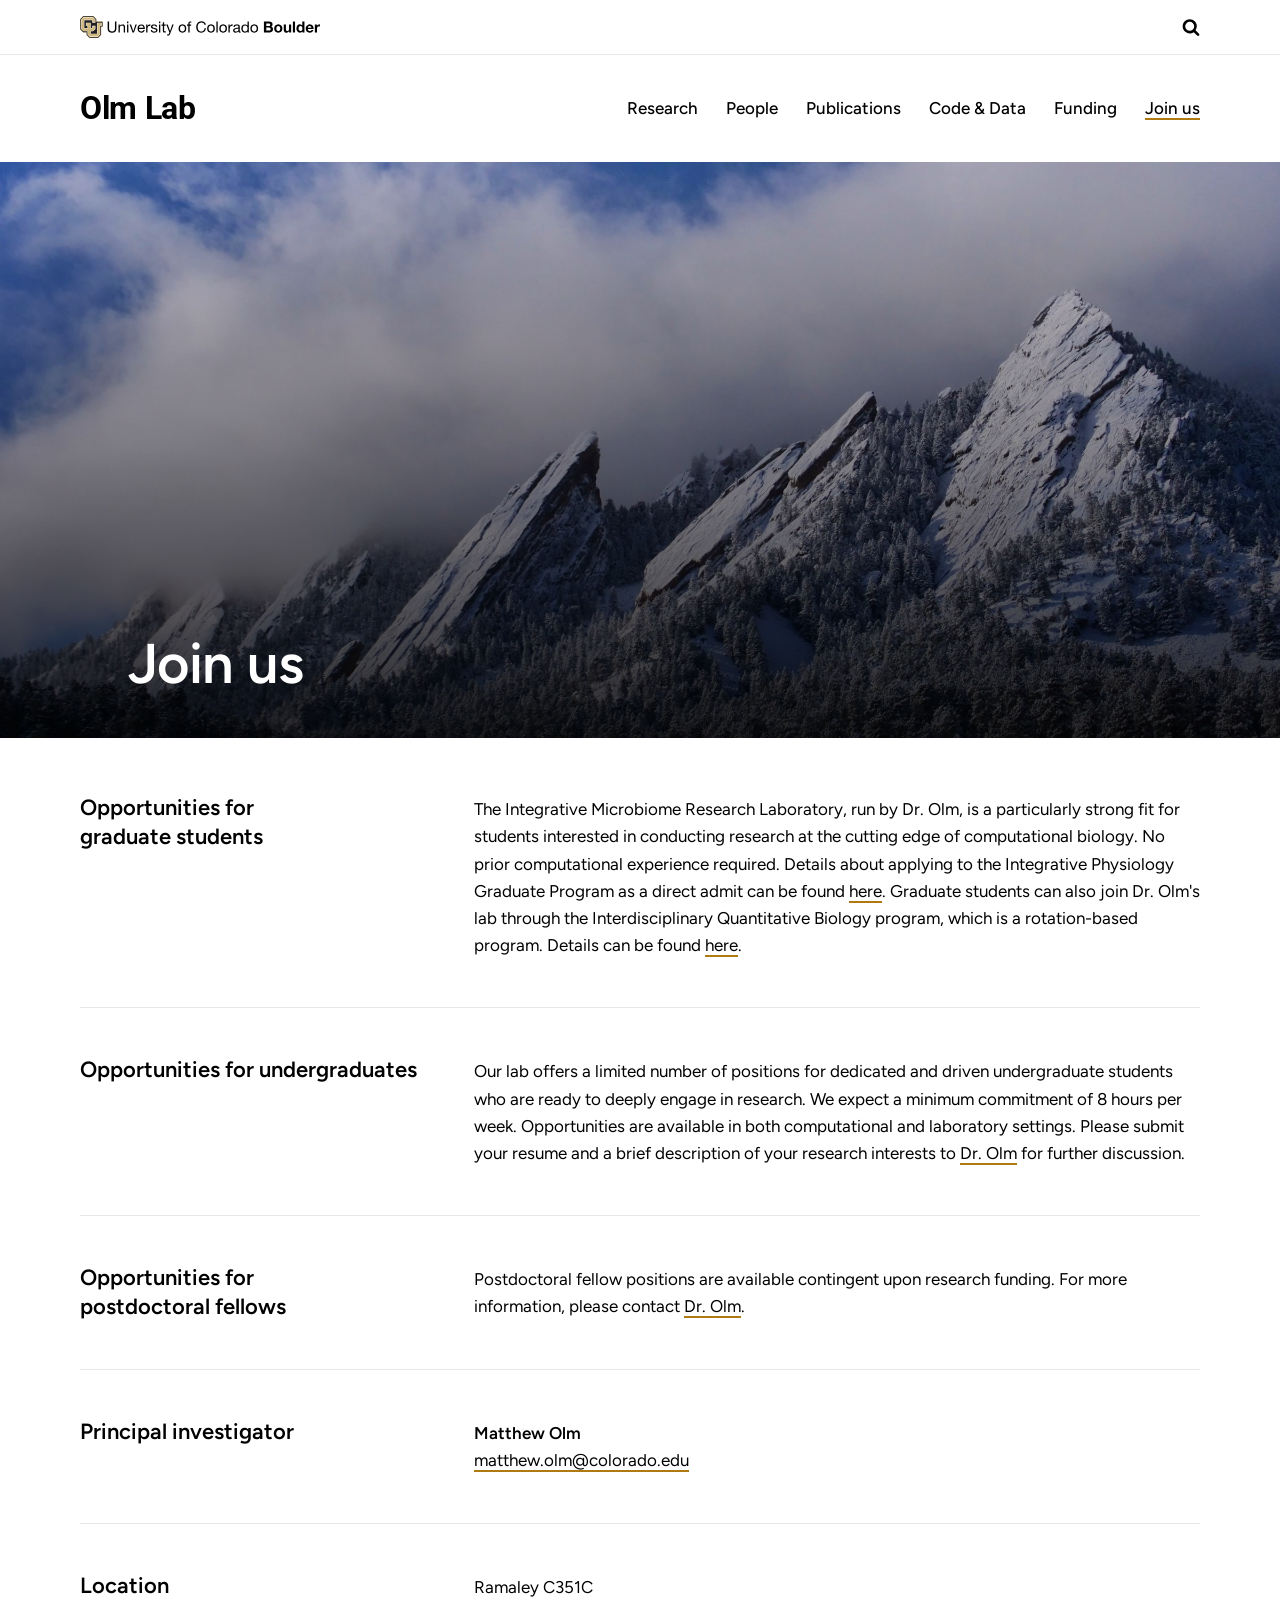
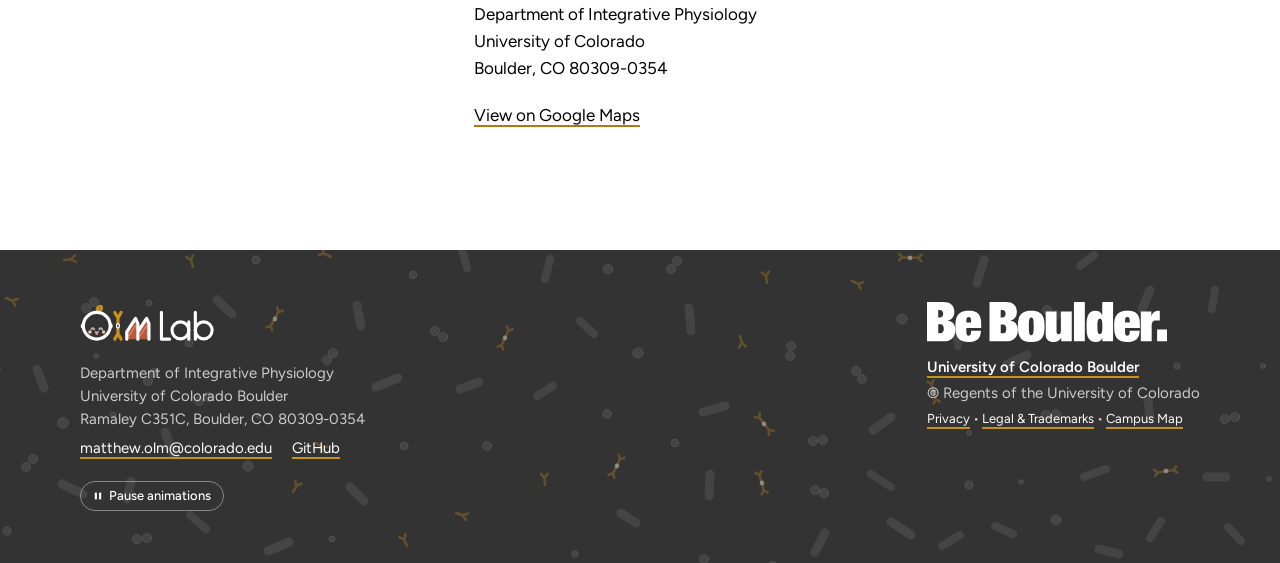
<file: join.html>
<!doctype html>
<html lang="en">
<head>
<meta charset="utf-8">
<meta name="viewport" content="width=device-width, initial-scale=1">
<meta http-equiv="Content-Security-Policy" content="default-src 'none'; script-src 'self'; style-src 'self' 'unsafe-inline'; img-src 'self'; font-src 'self'; base-uri 'none'; form-action 'none'; upgrade-insecure-requests">
<meta name="robots" content="noindex">
<title>Join us | Olm Lab | University of Colorado Boulder</title>
<link rel="stylesheet" href="assets/css/site.css">
<style>
body{margin:0;background:#FFFFFF}
a{color:#000000;text-decoration-line:underline;text-decoration-color:#B07A12;text-decoration-thickness:2px;text-underline-offset:4px}
a:hover{color:#000000;text-decoration-color:#000000}
a:focus-visible{outline:3px solid #B07A12;outline-offset:4px;border-radius:2px}
.nav a{text-decoration-line:none}
.nav a:hover,.nav a[aria-current="page"]{text-decoration-line:underline;text-decoration-color:#B07A12}
ol li::marker{color:#646464;font-variant-numeric:tabular-nums}
.dark a{color:#FFFFFF;text-decoration-color:#C8901E}
.dark a:hover{color:#FFFFFF;text-decoration-color:#FFFFFF}
.dark a:focus-visible{outline-color:#C8901E}
.fb{transform-box:view-box;animation-timing-function:ease-in-out;animation-iteration-count:infinite}
.fr{animation-name:gutRod;animation-duration:7s}
.fc{animation-name:gutCoccus;animation-duration:5.5s}
.fd{animation-name:gutDiplo;animation-duration:8.5s}
.fs{animation-name:gutSpeck;animation-duration:6.2s}
.fi{animation-name:gutIgA;animation-duration:9.5s}
@keyframes gutRod{0%{transform:translate(0px,0px) rotate(0deg)}25%{transform:translate(6px,-3px) rotate(10deg)}50%{transform:translate(9px,2px) rotate(-4deg)}75%{transform:translate(3px,5px) rotate(-12deg)}100%{transform:translate(0px,0px) rotate(0deg)}}
@keyframes gutCoccus{0%{transform:translate(0px,0px)}30%{transform:translate(-5px,-6px)}60%{transform:translate(4px,-9px)}100%{transform:translate(0px,0px)}}
@keyframes gutDiplo{0%{transform:translate(0px,0px) rotate(0deg)}40%{transform:translate(-6px,-4px) rotate(-18deg)}70%{transform:translate(-2px,3px) rotate(10deg)}100%{transform:translate(0px,0px) rotate(0deg)}}
@keyframes gutIgA{0%{transform:translate(0px,0px) rotate(0deg)}30%{transform:translate(-5px,-4px) rotate(-20deg)}60%{transform:translate(3px,-7px) rotate(15deg)}85%{transform:translate(-2px,2px) rotate(-8deg)}100%{transform:translate(0px,0px) rotate(0deg)}}
@keyframes gutSpeck{0%{transform:translate(0px,0px)}25%{transform:translate(4px,-3px)}55%{transform:translate(-3px,-5px)}80%{transform:translate(2px,2px)}100%{transform:translate(0px,0px)}}
@media (prefers-reduced-motion: reduce){.site:not(.motion-on) .fb{animation:none}}
.skip-link{position:absolute;left:16px;top:-200px;z-index:20;padding:12px 18px;border-radius:6px;background:#FFFFFF;color:#000000;font-weight:600}
.skip-link:focus{top:10px}
main:focus{outline:none}
a{text-decoration-skip-ink:none}
.cu-bar a,.cu-bar a:hover{color:#000000}
.cu-home{display:block;width:100%;max-width:200px;min-width:160px;padding:16px 0}
@media (min-width:768px){.cu-home{max-width:240px}}
.sr-only{position:absolute;width:1px;height:1px;padding:0;margin:-1px;overflow:hidden;clip:rect(0,0,0,0);white-space:nowrap;border:0}
.motion-btn{display:inline-flex;align-items:center;min-height:30px;padding:0 12px;border:1px solid rgba(255,255,255,.4);border-radius:999px;background:transparent;color:#FFFFFF;font:inherit;font-size:13px;font-weight:500;line-height:1;cursor:pointer}
.motion-btn:hover{border-color:#FFFFFF;background:rgba(255,255,255,.08)}
.motion-btn:focus-visible{outline:3px solid #C8901E;outline-offset:3px}
.motion-paused .fb,.motion-paused .gut-bug,.motion-paused .gut-mucus,.motion-paused .orbit-flow{animation-play-state:paused}
.foot-id{display:flex;flex-direction:column;align-items:flex-start;gap:20px}
.foot-logo{display:flex;align-items:flex-end;height:40px}
.site-name{font-family:'Roboto','Helvetica Neue',Helvetica,Arial,sans-serif;font-size:32px;font-weight:700;line-height:1.1;letter-spacing:-0.01em;color:#000000;text-decoration-line:none}
.site-name:hover{color:#000000;text-decoration-line:underline;text-decoration-color:#B07A12}
</style>
<script src="assets/js/dc-lite.js" defer></script>
<script src="assets/js/pages/join.js" defer></script>
</head>
<body>
<div class="site" data-dc-attr-class="site {{motionClass}}" style="font-family: 'Figtree', system-ui, -apple-system, 'Segoe UI', sans-serif; color: #000000; background: #FFFFFF; font-size: 17px; line-height: 1.6" data-dc-bind>
<a class="skip-link" href="#main-content">Skip to main content</a>
<header>
<div class="cu-bar" style="background: #FFFFFF; border-bottom: 1px solid #E7E7E7">
<div style="max-width: 1120px; margin: 0 auto; padding: 0 clamp(20px, 5vw, 48px); display: flex; justify-content: space-between; align-items: center; gap: 16px">
<a class="cu-home" href="https://www.colorado.edu"><img src="assets/img/brand/cu-boulder-logo.svg" alt="University of Colorado Boulder" style="display: block; width: 100%; height: auto; aspect-ratio: 868.22 / 79.63"></a>
<a href="https://www.colorado.edu/search" aria-label="Search Colorado.edu" style="display: flex; align-items: center; justify-content: center; min-width: 44px; min-height: 44px; margin-right: -13px"><svg width="18" height="18" viewBox="0 0 1792 1792" aria-hidden="true" focusable="false"><path fill="currentColor" d="M1216 832q0-185-131.5-316.5t-316.5-131.5-316.5 131.5-131.5 316.5 131.5 316.5 316.5 131.5 316.5-131.5 131.5-316.5zm512 832q0 52-38 90t-90 38q-54 0-90-38l-343-342q-179 124-399 124-143 0-273.5-55.5t-225-150-150-225-55.5-273.5 55.5-273.5 150-225 225-150 273.5-55.5 273.5 55.5 225 150 150 225 55.5 273.5q0 220-124 399l343 343q37 37 37 90z"></path></svg></a>
</div>
</div>
<div style="max-width: 1120px; margin: 0 auto; padding: 30px clamp(20px, 5vw, 48px); display: flex; flex-wrap: wrap; justify-content: space-between; align-items: center; gap: 8px 40px">
<a class="site-name" href="index.html">Olm Lab</a>
<nav class="nav" aria-label="Main" style="display: flex; flex-wrap: wrap; gap: 4px 28px; font-size: 17px; font-weight: 500">
<a href="research.html" style="padding: 10px 0">Research</a>
<a href="people/index.html" style="padding: 10px 0">People</a>
<a href="publications.html" style="padding: 10px 0">Publications</a>
<a href="code.html" style="padding: 10px 0">Code &amp; Data</a>
<a href="funding.html" style="padding: 10px 0">Funding</a>
<a href="join.html" aria-current="page" style="padding: 10px 0">Join us</a>
</nav>
</div>
</header>
<main id="main-content" tabindex="-1">

<section style="position: relative; height: clamp(240px, 45vw, 648px); overflow: hidden; background: #000000">
<img data-dc-if="isNotWinter" src="assets/img/banners/join-spring-summer-fall.jpg" alt="The Flatirons glowing at sunrise with the snow-capped Indian Peaks beyond, seen from the air" style="position: absolute; top: 0; left: 0; width: 100%; height: 100%; object-fit: cover; object-position: center 21%">
<img data-dc-if="isWinter" hidden src="assets/img/banners/join-winter.jpg" alt="Snow-covered Flatirons with clouds drifting over them" style="position: absolute; top: 0; left: 0; width: 100%; height: 100%; object-fit: cover; object-position: center 62%" loading="lazy">
<div style="position: absolute; top: 0; left: 0; width: 100%; height: 100%; background: linear-gradient(to top, rgba(0, 0, 0, 0.82) 0%, rgba(0, 0, 0, 0.45) 50%, rgba(0, 0, 0, 0.18) 100%)"></div>
<div style="position: relative; box-sizing: border-box; height: 100%; max-width: 1120px; margin: 0 auto; padding: 0 clamp(20px, 5vw, 48px) 44px; display: flex; flex-direction: column; justify-content: flex-end; gap: 10px">
<h1 style="margin: 0; color: #FFFFFF; font-size: clamp(36px, 5vw, 56px); line-height: 1.08; font-weight: 600; letter-spacing: -0.015em">Join us</h1>
</div>
</section>

<div style="max-width: 1120px; margin: 0 auto; padding: 56px clamp(20px, 5vw, 48px) 72px">
<section style="display: flex; flex-wrap: wrap; align-items: baseline; gap: 16px 48px; padding: 0 0 48px;">
<h2 style="flex: 1 1 220px; margin: 0; font-size: 22px; line-height: 1.3; font-weight: 600; text-wrap: balance">Opportunities for graduate students</h2>
<div style="flex: 999 1 560px; min-width: 0; max-width: 66ch; display: flex; flex-direction: column; gap: 20px">
<p style="margin: 0">The Integrative Microbiome Research Laboratory, run by Dr. Olm, is a particularly strong fit for students interested in conducting research at the cutting edge of computational biology. No prior computational experience required. Details about applying to the Integrative Physiology Graduate Program as a direct admit can be found <a href="https://www.colorado.edu/iphy/graduate-program">here</a>. Graduate students can also join Dr. Olm's lab through the Interdisciplinary Quantitative Biology program, which is a rotation-based program. Details can be found <a href="https://www.colorado.edu/certificate/iqbiology/apply">here</a>.</p>
</div>
</section>
<section style="display: flex; flex-wrap: wrap; align-items: baseline; gap: 16px 48px; padding: 48px 0; border-top: 1px solid #E7E7E7">
<h2 style="flex: 1 1 220px; margin: 0; font-size: 22px; line-height: 1.3; font-weight: 600; text-wrap: balance">Opportunities for undergraduates</h2>
<div style="flex: 999 1 560px; min-width: 0; max-width: 66ch; display: flex; flex-direction: column; gap: 20px">
<p style="margin: 0">Our lab offers a limited number of positions for dedicated and driven undergraduate students who are ready to deeply engage in research. We expect a minimum commitment of 8 hours per week. Opportunities are available in both computational and laboratory settings. Please submit your resume and a brief description of your research interests to <a href="https://www.colorado.edu/iphy/people/faculty/matthew-r-olm">Dr. Olm</a> for further discussion.</p>
</div>
</section>
<section style="display: flex; flex-wrap: wrap; align-items: baseline; gap: 16px 48px; padding: 48px 0; border-top: 1px solid #E7E7E7">
<h2 style="flex: 1 1 220px; margin: 0; font-size: 22px; line-height: 1.3; font-weight: 600; text-wrap: balance">Opportunities for postdoctoral fellows</h2>
<div style="flex: 999 1 560px; min-width: 0; max-width: 66ch; display: flex; flex-direction: column; gap: 20px">
<p style="margin: 0">Postdoctoral fellow positions are available contingent upon research funding. For more information, please contact <a href="https://www.colorado.edu/iphy/people/faculty/matthew-r-olm">Dr. Olm</a>.</p>
</div>
</section>
<section style="display: flex; flex-wrap: wrap; align-items: baseline; gap: 16px 48px; padding: 48px 0; border-top: 1px solid #E7E7E7;">
<h2 style="flex: 1 1 220px; margin: 0; font-size: 22px; line-height: 1.3; font-weight: 600; text-wrap: balance">Principal investigator</h2>
<div style="flex: 999 1 560px; min-width: 0; max-width: 66ch; display: flex; flex-direction: column; gap: 20px">
<p style="margin: 0"><strong style="font-weight: 600">Matthew Olm</strong><br><a href="mailto:matthew.olm@colorado.edu">matthew.olm@colorado.edu</a></p>
</div>
</section>
<section style="display: flex; flex-wrap: wrap; align-items: baseline; gap: 16px 48px; padding: 48px 0; border-top: 1px solid #E7E7E7;">
<h2 style="flex: 1 1 220px; margin: 0; font-size: 22px; line-height: 1.3; font-weight: 600; text-wrap: balance">Location</h2>
<div style="flex: 999 1 560px; min-width: 0; max-width: 66ch; display: flex; flex-direction: column; gap: 20px">
<p style="margin: 0">Ramaley C351C<br>Department of Integrative Physiology<br>University of Colorado<br>Boulder, CO 80309-0354</p>
<p style="margin: 0"><a href="https://www.google.com/maps/search/?api=1&amp;query=Ramaley+Biology+Building%2C+University+of+Colorado+Boulder" target="_blank" rel="noopener">View on Google Maps<span class="sr-only"> (opens in a new tab)</span></a></p>
</div>
</section>
</div>

</main>
<div class="dark" style="position: relative; overflow: hidden; background: #333333">
<svg viewBox="0 0 2000 420" width="2000" height="420" aria-hidden="true" focusable="false" stroke-linecap="round" stroke-linejoin="round" style="position: absolute; top: 0; left: 50%; margin-left: -1000px; width: 2000px; height: 420px; pointer-events: none"><g fill="#FFFFFF" stroke="#FFFFFF" fill-opacity=".085" stroke-opacity=".085"><g class="fb fs" style="transform-origin:935px 304px;animation-delay:-4.2s"><circle cx="935" cy="304" r="3.2"></circle></g><g class="fb fc" style="transform-origin:847px 196px;animation-delay:-2.2s"><circle cx="847" cy="196" r="4.6"></circle></g><g class="fb fs" style="transform-origin:909px 366px;animation-delay:-6.6s"><circle cx="909" cy="366" r="2.7"></circle></g><g class="fb fr" style="transform-origin:905px 141px;animation-delay:-6.9s"><path d="M897 146L913 136" stroke-width="8"></path></g><g class="fb fr" style="transform-origin:947px 77px;animation-delay:-4.0s"><path d="M954 84L940 71" stroke-width="8"></path></g><g class="fb fc" style="transform-origin:764px 196px;animation-delay:-8.6s"><circle cx="764" cy="196" r="3.9"></circle></g><g class="fb fr" style="transform-origin:907px 19px;animation-delay:-8.7s"><path d="M910 9L905 29" stroke-width="8"></path></g><g class="fb fr" style="transform-origin:747px 132px;animation-delay:-6.2s"><path d="M736 137L758 128" stroke-width="9"></path></g><g class="fb fc" style="transform-origin:830px 319px;animation-delay:-3.7s"><circle cx="830" cy="319" r="5.3"></circle></g><g class="fb fc" style="transform-origin:968px 19px;animation-delay:-2.7s"><circle cx="968" cy="19" r="4.7"></circle></g><g class="fb fr" style="transform-origin:988px 268px;animation-delay:-6.4s"><path d="M996 273L981 263" stroke-width="9"></path></g><g class="fb fc" style="transform-origin:979px 362px;animation-delay:-2.8s"><circle cx="979" cy="362" r="4.5"></circle></g><g class="fb fr" style="transform-origin:829px 135px;animation-delay:-3.2s"><path d="M820 139L839 132" stroke-width="9"></path></g><g class="fb fc" style="transform-origin:967px 164px;animation-delay:-7.6s"><circle cx="967" cy="164" r="4.4"></circle></g><g class="fb fr" style="transform-origin:795px 357px;animation-delay:-2.2s"><path d="M787 349L804 365" stroke-width="9"></path></g><g class="fb fc" style="transform-origin:828px 404px;animation-delay:-8.0s"><circle cx="828" cy="404" r="4.1"></circle></g><g class="fb fd" style="transform-origin:799px 84px;animation-delay:-6.7s"><circle cx="795" cy="81" r="4.6"></circle><circle cx="803" cy="87" r="4.6"></circle></g><g class="fb fc" style="transform-origin:1030px 375px;animation-delay:-0.3s"><circle cx="1030" cy="375" r="5.3"></circle></g><g class="fb fr" style="transform-origin:824px 9px;animation-delay:-4.6s"><path d="M822 -1L827 18" stroke-width="8"></path></g><g class="fb fc" style="transform-origin:773px 25px;animation-delay:-6.3s"><circle cx="773" cy="25" r="3.8"></circle></g><g class="fb fr" style="transform-origin:717px 244px;animation-delay:-6.5s"><path d="M724 251L710 237" stroke-width="9"></path></g><g class="fb fr" style="transform-origin:719px 66px;animation-delay:-0.7s"><path d="M721 76L717 55" stroke-width="9"></path></g><g class="fb fr" style="transform-origin:1050px 70px;animation-delay:-5.3s"><path d="M1049 58L1051 81" stroke-width="9"></path></g><g class="fb fc" style="transform-origin:998px 103px;animation-delay:-6.6s"><circle cx="998" cy="103" r="5.3"></circle></g><g class="fb fr" style="transform-origin:639px 297px;animation-delay:-1.3s"><path d="M649 292L628 301" stroke-width="9"></path></g><g class="fb fr" style="transform-origin:1074px 159px;animation-delay:-9.0s"><path d="M1085 156L1063 162" stroke-width="9"></path></g><g class="fb fd" style="transform-origin:768px 412px;animation-delay:-2.9s"><circle cx="770" cy="417" r="4.6"></circle><circle cx="766" cy="407" r="4.6"></circle></g><g class="fb fc" style="transform-origin:1035px 193px;animation-delay:-3.6s"><circle cx="1035" cy="193" r="3.9"></circle></g><g class="fb fc" style="transform-origin:583px 325px;animation-delay:-4.8s"><circle cx="583" cy="325" r="3.9"></circle></g><g class="fb fd" style="transform-origin:1034px 15px;animation-delay:-1.6s"><circle cx="1031" cy="19" r="4.6"></circle><circle cx="1037" cy="11" r="4.6"></circle></g><g class="fb fd" style="transform-origin:1063px 314px;animation-delay:-7.0s"><circle cx="1064" cy="309" r="4.6"></circle><circle cx="1062" cy="319" r="4.6"></circle></g><g class="fb fd" style="transform-origin:690px 106px;animation-delay:-7.1s"><circle cx="693" cy="103" r="4.6"></circle><circle cx="687" cy="110" r="4.6"></circle></g><g class="fb fr" style="transform-origin:1069px 235px;animation-delay:-3.3s"><path d="M1069 246L1070 224" stroke-width="9"></path></g><g class="fb fd" style="transform-origin:1150px 101px;animation-delay:-8.8s"><circle cx="1151" cy="96" r="4.6"></circle><circle cx="1150" cy="106" r="4.6"></circle></g><g class="fb fd" style="transform-origin:1180px 241px;animation-delay:-2.3s"><circle cx="1184" cy="243" r="4.6"></circle><circle cx="1175" cy="240" r="4.6"></circle></g><g class="fb fd" style="transform-origin:1219px 125px;animation-delay:-7.2s"><circle cx="1222" cy="129" r="4.6"></circle><circle cx="1216" cy="121" r="4.6"></circle></g><g class="fb fc" style="transform-origin:709px 355px;animation-delay:-3.1s"><circle cx="709" cy="355" r="5.3"></circle></g><g class="fb fc" style="transform-origin:1262px 69px;animation-delay:-7.6s"><circle cx="1262" cy="69" r="5.2"></circle></g><g class="fb fc" style="transform-origin:616px 10px;animation-delay:-4.8s"><circle cx="616" cy="10" r="3.9"></circle></g><g class="fb fc" style="transform-origin:1133px 316px;animation-delay:-4.3s"><circle cx="1133" cy="316" r="4.8"></circle></g><g class="fb fs" style="transform-origin:692px 289px;animation-delay:-5.7s"><circle cx="692" cy="289" r="3.0"></circle></g><g class="fb fr" style="transform-origin:689px 402px;animation-delay:-5.3s"><path d="M685 392L692 412" stroke-width="8"></path></g><g class="fb fc" style="transform-origin:589px 412px;animation-delay:-1.6s"><circle cx="589" cy="412" r="4.9"></circle></g><g class="fb fd" style="transform-origin:1178px 190px;animation-delay:-1.5s"><circle cx="1173" cy="191" r="4.6"></circle><circle cx="1183" cy="190" r="4.6"></circle></g><g class="fb fr" style="transform-origin:558px 272px;animation-delay:-8.7s"><path d="M550 265L566 279" stroke-width="8"></path></g><g class="fb fc" style="transform-origin:1213px 332px;animation-delay:-3.4s"><circle cx="1213" cy="332" r="4.7"></circle></g><g class="fb fs" style="transform-origin:619px 166px;animation-delay:-6.5s"><circle cx="619" cy="166" r="2.7"></circle></g><g class="fb fc" style="transform-origin:525px 399px;animation-delay:-2.5s"><circle cx="525" cy="399" r="4.3"></circle></g><g class="fb fr" style="transform-origin:529px 193px;animation-delay:-4.9s"><path d="M534 205L525 182" stroke-width="9"></path></g><g class="fb fr" style="transform-origin:1340px 22px;animation-delay:-4.6s"><path d="M1344 10L1337 33" stroke-width="9"></path></g><g class="fb fc" style="transform-origin:608px 216px;animation-delay:-3.8s"><circle cx="608" cy="216" r="5.1"></circle></g><g class="fb fr" style="transform-origin:1241px 230px;animation-delay:-5.1s"><path d="M1251 237L1231 224" stroke-width="8"></path></g><g class="fb fs" style="transform-origin:473px 165px;animation-delay:-7.4s"><circle cx="473" cy="165" r="2.9"></circle></g><g class="fb fc" style="transform-origin:1010px 322px;animation-delay:-5.1s"><circle cx="1010" cy="322" r="4.7"></circle></g><g class="fb fr" style="transform-origin:1180px 292px;animation-delay:-7.9s"><path d="M1185 283L1175 302" stroke-width="9"></path></g><g class="fb fd" style="transform-origin:1142px 378px;animation-delay:-4.4s"><circle cx="1137" cy="379" r="4.6"></circle><circle cx="1147" cy="377" r="4.6"></circle></g><g class="fb fd" style="transform-origin:1272px 407px;animation-delay:-3.4s"><circle cx="1267" cy="408" r="4.6"></circle><circle cx="1277" cy="406" r="4.6"></circle></g><g class="fb fr" style="transform-origin:1261px 279px;animation-delay:-2.3s"><path d="M1271 285L1251 272" stroke-width="9"></path></g><g class="fb fc" style="transform-origin:423px 173px;animation-delay:-2.9s"><circle cx="423" cy="173" r="5.4"></circle></g><g class="fb fd" style="transform-origin:563px 149px;animation-delay:-1.3s"><circle cx="559" cy="151" r="4.6"></circle><circle cx="568" cy="147" r="4.6"></circle></g><g class="fb fr" style="transform-origin:585px 57px;animation-delay:-5.6s"><path d="M577 50L592 64" stroke-width="9"></path></g><g class="fb fr" style="transform-origin:489px 240px;animation-delay:-7.4s"><path d="M487 249L491 231" stroke-width="9"></path></g><g class="fb fc" style="transform-origin:429px 319px;animation-delay:-7.0s"><circle cx="429" cy="319" r="4.0"></circle></g><g class="fb fc" style="transform-origin:1329px 235px;animation-delay:-6.5s"><circle cx="1329" cy="235" r="4.1"></circle></g><g class="fb fd" style="transform-origin:460px 385px;animation-delay:-4.3s"><circle cx="463" cy="388" r="4.6"></circle><circle cx="456" cy="382" r="4.6"></circle></g><g class="fb fr" style="transform-origin:1328px 345px;animation-delay:-1.1s"><path d="M1319 344L1338 346" stroke-width="9"></path></g><g class="fb fd" style="transform-origin:511px 127px;animation-delay:-6.1s"><circle cx="514" cy="123" r="4.6"></circle><circle cx="508" cy="131" r="4.6"></circle></g><g class="fb fs" style="transform-origin:378px 404px;animation-delay:-0.0s"><circle cx="378" cy="404" r="2.8"></circle></g><g class="fb fs" style="transform-origin:509px 53px;animation-delay:-3.9s"><circle cx="509" cy="53" r="3.0"></circle></g><g class="fb fs" style="transform-origin:1102px 411px;animation-delay:-6.4s"><circle cx="1102" cy="411" r="2.9"></circle></g><g class="fb fd" style="transform-origin:390px 213px;animation-delay:-7.6s"><circle cx="386" cy="217" r="4.6"></circle><circle cx="393" cy="209" r="4.6"></circle></g><g class="fb fd" style="transform-origin:450px 55px;animation-delay:-7.7s"><circle cx="454" cy="52" r="4.6"></circle><circle cx="446" cy="58" r="4.6"></circle></g><g class="fb fr" style="transform-origin:1242px 174px;animation-delay:-4.2s"><path d="M1233 180L1251 167" stroke-width="9"></path></g><g class="fb fr" style="transform-origin:401px 128px;animation-delay:-3.9s"><path d="M404 138L397 119" stroke-width="9"></path></g><g class="fb fc" style="transform-origin:1221px 409px;animation-delay:-4.3s"><circle cx="1221" cy="409" r="4.6"></circle></g><g class="fb fd" style="transform-origin:320px 152px;animation-delay:-4.8s"><circle cx="315" cy="153" r="4.6"></circle><circle cx="324" cy="151" r="4.6"></circle></g><g class="fb fd" style="transform-origin:1411px 62px;animation-delay:-7.3s"><circle cx="1416" cy="65" r="4.6"></circle><circle cx="1407" cy="60" r="4.6"></circle></g><g class="fb fr" style="transform-origin:1317px 87px;animation-delay:-2.4s"><path d="M1318 96L1316 78" stroke-width="8"></path></g><g class="fb fd" style="transform-origin:502px 288px;animation-delay:-9.0s"><circle cx="497" cy="289" r="4.6"></circle><circle cx="507" cy="288" r="4.6"></circle></g><g class="fb fr" style="transform-origin:355px 107px;animation-delay:-5.8s"><path d="M353 96L357 119" stroke-width="8"></path></g><g class="fb fc" style="transform-origin:549px 93px;animation-delay:-3.9s"><circle cx="549" cy="93" r="3.9"></circle></g><g class="fb fr" style="transform-origin:1311px 291px;animation-delay:-1.5s"><path d="M1320 285L1302 296" stroke-width="8"></path></g><g class="fb fs" style="transform-origin:456px 106px;animation-delay:-3.4s"><circle cx="456" cy="106" r="2.5"></circle></g><g class="fb fr" style="transform-origin:1364px 280px;animation-delay:-1.1s"><path d="M1373 284L1355 276" stroke-width="8"></path></g><g class="fb fr" style="transform-origin:1377px 110px;animation-delay:-2.8s"><path d="M1387 105L1367 114" stroke-width="9"></path></g><g class="fb fc" style="transform-origin:1395px 391px;animation-delay:-3.4s"><circle cx="1395" cy="391" r="3.7"></circle></g><g class="fb fs" style="transform-origin:1329px 183px;animation-delay:-2.0s"><circle cx="1329" cy="183" r="2.5"></circle></g><g class="fb fc" style="transform-origin:1464px 118px;animation-delay:-6.8s"><circle cx="1464" cy="118" r="4.5"></circle></g><g class="fb fr" style="transform-origin:1506px 50px;animation-delay:-7.8s"><path d="M1502 59L1510 40" stroke-width="9"></path></g><g class="fb fr" style="transform-origin:264px 390px;animation-delay:-0.2s"><path d="M257 383L271 398" stroke-width="8"></path></g><g class="fb fr" style="transform-origin:223px 162px;animation-delay:-4.6s"><path d="M217 170L230 155" stroke-width="9"></path></g><g class="fb fd" style="transform-origin:1411px 165px;animation-delay:-2.9s"><circle cx="1416" cy="164" r="4.6"></circle><circle cx="1406" cy="165" r="4.6"></circle></g><g class="fb fs" style="transform-origin:1381px 232px;animation-delay:-6.5s"><circle cx="1381" cy="232" r="2.4"></circle></g><g class="fb fr" style="transform-origin:1455px 223px;animation-delay:-3.9s"><path d="M1444 227L1466 219" stroke-width="8"></path></g><g class="fb fr" style="transform-origin:1399px 329px;animation-delay:-6.0s"><path d="M1388 331L1410 327" stroke-width="8"></path></g><g class="fb fc" style="transform-origin:1416px 270px;animation-delay:-8.4s"><circle cx="1416" cy="270" r="4.9"></circle></g><g class="fb fc" style="transform-origin:367px 281px;animation-delay:-6.5s"><circle cx="367" cy="281" r="4.2"></circle></g><g class="fb fc" style="transform-origin:245px 328px;animation-delay:-3.9s"><circle cx="245" cy="328" r="5.1"></circle></g><g class="fb fs" style="transform-origin:279px 117px;animation-delay:-8.9s"><circle cx="279" cy="117" r="2.6"></circle></g><g class="fb fr" style="transform-origin:1447px 11px;animation-delay:-0.9s"><path d="M1454 5L1440 16" stroke-width="8"></path></g><g class="fb fr" style="transform-origin:1469px 302px;animation-delay:-8.0s"><path d="M1459 299L1479 304" stroke-width="9"></path></g><g class="fb fr" style="transform-origin:306px 46px;animation-delay:-2.7s"><path d="M317 41L295 51" stroke-width="9"></path></g><g class="fb fc" style="transform-origin:1326px 397px;animation-delay:-0.9s"><circle cx="1326" cy="397" r="3.9"></circle></g><g class="fb fr" style="transform-origin:433px 239px;animation-delay:-7.8s"><path d="M422 234L443 244" stroke-width="9"></path></g><g class="fb fr" style="transform-origin:199px 412px;animation-delay:-1.0s"><path d="M210 415L188 408" stroke-width="9"></path></g><g class="fb fr" style="transform-origin:1515px 280px;animation-delay:-6.8s"><path d="M1521 271L1510 288" stroke-width="8"></path></g><g class="fb fr" style="transform-origin:224px 215px;animation-delay:-6.0s"><path d="M216 208L231 221" stroke-width="8"></path></g><g class="fb fr" style="transform-origin:261px 24px;animation-delay:-8.2s"><path d="M269 31L253 16" stroke-width="9"></path></g><g class="fb fr" style="transform-origin:1450px 400px;animation-delay:-2.5s"><path d="M1461 397L1440 402" stroke-width="9"></path></g><g class="fb fr" style="transform-origin:1574px 50px;animation-delay:-1.6s"><path d="M1572 59L1575 40" stroke-width="8"></path></g><g class="fb fc" style="transform-origin:222px 72px;animation-delay:-0.5s"><circle cx="222" cy="72" r="5.0"></circle></g><g class="fb fc" style="transform-origin:476px 337px;animation-delay:-0.3s"><circle cx="476" cy="337" r="5.1"></circle></g><g class="fb fs" style="transform-origin:272px 175px;animation-delay:-8.5s"><circle cx="272" cy="175" r="3.0"></circle></g><g class="fb fc" style="transform-origin:148px 308px;animation-delay:-4.4s"><circle cx="148" cy="308" r="5.3"></circle></g><g class="fb fr" style="transform-origin:149px 135px;animation-delay:-5.8s"><path d="M153 145L144 126" stroke-width="8"></path></g><g class="fb fr" style="transform-origin:176px 38px;animation-delay:-3.7s"><path d="M176 28L176 48" stroke-width="8"></path></g><g class="fb fr" style="transform-origin:1663px 82px;animation-delay:-1.8s"><path d="M1652 85L1674 78" stroke-width="9"></path></g><g class="fb fr" style="transform-origin:1530px 401px;animation-delay:-0.8s"><path d="M1539 403L1520 399" stroke-width="8"></path></g><g class="fb fr" style="transform-origin:135px 185px;animation-delay:-8.3s"><path d="M146 188L125 183" stroke-width="8"></path></g><g class="fb fd" style="transform-origin:137px 369px;animation-delay:-6.9s"><circle cx="141" cy="367" r="4.6"></circle><circle cx="132" cy="371" r="4.6"></circle></g><g class="fb fs" style="transform-origin:1537px 116px;animation-delay:-6.5s"><circle cx="1537" cy="116" r="3.1"></circle></g><g class="fb fc" style="transform-origin:1665px 146px;animation-delay:-8.0s"><circle cx="1665" cy="146" r="5.4"></circle></g><g class="fb fs" style="transform-origin:323px 402px;animation-delay:-2.8s"><circle cx="323" cy="402" r="2.5"></circle></g><g class="fb fr" style="transform-origin:1594px 284px;animation-delay:-0.7s"><path d="M1588 277L1601 291" stroke-width="8"></path></g><g class="fb fd" style="transform-origin:1590px 168px;animation-delay:-6.0s"><circle cx="1585" cy="169" r="4.6"></circle><circle cx="1595" cy="167" r="4.6"></circle></g><g class="fb fc" style="transform-origin:109px 82px;animation-delay:-6.3s"><circle cx="109" cy="82" r="3.7"></circle></g><g class="fb fr" style="transform-origin:46px 69px;animation-delay:-7.9s"><path d="M43 80L50 57" stroke-width="8"></path></g><g class="fb fc" style="transform-origin:54px 187px;animation-delay:-3.4s"><circle cx="54" cy="187" r="5.0"></circle></g><g class="fb fr" style="transform-origin:1722px 62px;animation-delay:-5.9s"><path d="M1713 69L1731 55" stroke-width="8"></path></g><g class="fb fd" style="transform-origin:79px 246px;animation-delay:-6.2s"><circle cx="76" cy="242" r="4.6"></circle><circle cx="82" cy="250" r="4.6"></circle></g><g class="fb fr" style="transform-origin:1509px 159px;animation-delay:-6.3s"><path d="M1510 169L1508 149" stroke-width="9"></path></g><g class="fb fs" style="transform-origin:1623px 116px;animation-delay:-0.6s"><circle cx="1623" cy="116" r="2.5"></circle></g><g class="fb fc" style="transform-origin:65px 137px;animation-delay:-2.9s"><circle cx="65" cy="137" r="3.7"></circle></g><g class="fb fs" style="transform-origin:1629px 229px;animation-delay:-5.0s"><circle cx="1629" cy="229" r="2.4"></circle></g><g class="fb fr" style="transform-origin:164px 229px;animation-delay:-7.4s"><path d="M154 231L174 227" stroke-width="9"></path></g><g class="fb fr" style="transform-origin:94px 330px;animation-delay:-3.0s"><path d="M100 323L88 337" stroke-width="8"></path></g><g class="fb fs" style="transform-origin:1622px 405px;animation-delay:-6.4s"><circle cx="1622" cy="405" r="2.8"></circle></g><g class="fb fd" style="transform-origin:1535px 331px;animation-delay:-1.1s"><circle cx="1533" cy="336" r="4.6"></circle><circle cx="1536" cy="327" r="4.6"></circle></g><g class="fb fc" style="transform-origin:1645px 30px;animation-delay:-2.1s"><circle cx="1645" cy="30" r="4.7"></circle></g><g class="fb fr" style="transform-origin:209px 278px;animation-delay:-6.9s"><path d="M220 273L198 282" stroke-width="9"></path></g><g class="fb fd" style="transform-origin:1691px 241px;animation-delay:-0.9s"><circle cx="1695" cy="244" r="4.6"></circle><circle cx="1687" cy="238" r="4.6"></circle></g><g class="fb fc" style="transform-origin:1716px 8px;animation-delay:-1.9s"><circle cx="1716" cy="8" r="3.6"></circle></g><g class="fb fs" style="transform-origin:8px 226px;animation-delay:-6.3s"><circle cx="8" cy="226" r="2.7"></circle></g><g class="fb fd" style="transform-origin:1716px 145px;animation-delay:-2.5s"><circle cx="1715" cy="140" r="4.6"></circle><circle cx="1717" cy="150" r="4.6"></circle></g><g class="fb fr" style="transform-origin:1635px 351px;animation-delay:-4.6s"><path d="M1639 341L1632 362" stroke-width="8"></path></g><g class="fb fc" style="transform-origin:1648px 278px;animation-delay:-2.2s"><circle cx="1648" cy="278" r="5.4"></circle></g><g class="fb fr" style="transform-origin:68px 399px;animation-delay:-3.6s"><path d="M75 405L61 393" stroke-width="8"></path></g><g class="fb fd" style="transform-origin:1783px 204px;animation-delay:-0.8s"><circle cx="1787" cy="200" r="4.6"></circle><circle cx="1780" cy="207" r="4.6"></circle></g><g class="fb fc" style="transform-origin:1784px 152px;animation-delay:-6.5s"><circle cx="1784" cy="152" r="5.2"></circle></g><g class="fb fr" style="transform-origin:1685px 404px;animation-delay:-6.8s"><path d="M1682 414L1688 394" stroke-width="9"></path></g><g class="fb fs" style="transform-origin:1680px 320px;animation-delay:-7.2s"><circle cx="1680" cy="320" r="2.7"></circle></g><g class="fb fr" style="transform-origin:43px 354px;animation-delay:-5.4s"><path d="M34 347L51 361" stroke-width="9"></path></g><g class="fb fr" style="transform-origin:1740px 288px;animation-delay:-0.2s"><path d="M1744 279L1736 297" stroke-width="9"></path></g><g class="fb fd" style="transform-origin:1754px 102px;animation-delay:-6.3s"><circle cx="1759" cy="101" r="4.6"></circle><circle cx="1749" cy="103" r="4.6"></circle></g><g class="fb fc" style="transform-origin:1723px 364px;animation-delay:-7.1s"><circle cx="1723" cy="364" r="4.6"></circle></g><g class="fb fr" style="transform-origin:1815px 371px;animation-delay:-3.3s"><path d="M1811 381L1818 361" stroke-width="8"></path></g><g class="fb fc" style="transform-origin:1794px 70px;animation-delay:-0.2s"><circle cx="1794" cy="70" r="5.0"></circle></g><g class="fb fr" style="transform-origin:7px 160px;animation-delay:-6.4s"><path d="M8 150L5 169" stroke-width="8"></path></g><g class="fb fc" style="transform-origin:1834px 161px;animation-delay:-7.5s"><circle cx="1834" cy="161" r="4.9"></circle></g><g class="fb fr" style="transform-origin:1732px 193px;animation-delay:-2.2s"><path d="M1722 201L1741 186" stroke-width="9"></path></g><g class="fb fc" style="transform-origin:1774px 10px;animation-delay:-6.0s"><circle cx="1774" cy="10" r="4.3"></circle></g><g class="fb fr" style="transform-origin:1893px 140px;animation-delay:-8.0s"><path d="M1887 150L1899 131" stroke-width="9"></path></g><g class="fb fc" style="transform-origin:1932px 187px;animation-delay:-1.9s"><circle cx="1932" cy="187" r="4.2"></circle></g><g class="fb fc" style="transform-origin:1903px 44px;animation-delay:-0.7s"><circle cx="1903" cy="44" r="5.3"></circle></g><g class="fb fr" style="transform-origin:1907px 394px;animation-delay:-6.9s"><path d="M1914 401L1901 387" stroke-width="8"></path></g><g class="fb fs" style="transform-origin:1768px 333px;animation-delay:-7.5s"><circle cx="1768" cy="333" r="3.1"></circle></g><g class="fb fd" style="transform-origin:1964px 85px;animation-delay:-8.1s"><circle cx="1969" cy="86" r="4.6"></circle><circle cx="1959" cy="85" r="4.6"></circle></g><g class="fb fc" style="transform-origin:1984px 184px;animation-delay:-0.8s"><circle cx="1984" cy="184" r="5.2"></circle></g><g class="fb fc" style="transform-origin:1957px 140px;animation-delay:-0.3s"><circle cx="1957" cy="140" r="3.8"></circle></g><g class="fb fs" style="transform-origin:1959px 232px;animation-delay:-5.1s"><circle cx="1959" cy="232" r="2.7"></circle></g><g class="fb fc" style="transform-origin:1971px 329px;animation-delay:-5.8s"><circle cx="1971" cy="329" r="4.8"></circle></g><g class="fb fr" style="transform-origin:1993px 38px;animation-delay:-8.6s"><path d="M1988 47L1998 30" stroke-width="9"></path></g><g class="fb fr" style="transform-origin:1576px 227px;animation-delay:-6.1s"><path d="M1567 227L1586 227" stroke-width="9"></path></g><g class="fb fr" style="transform-origin:1937px 7px;animation-delay:-6.8s"><path d="M1944 -1L1929 15" stroke-width="9"></path></g></g><g stroke="#C8901E" stroke-opacity=".32" stroke-width="2.6" fill="none"><g class="fb fi" style="transform-origin:905px 235px;animation-delay:-3.2s"><path d="M905 235L904.5 228.1M904.5 228.1l3.2 -4.4M904.5 228.1l-3.5 -4.2"></path></g><g class="fb fi" style="transform-origin:816px 263px;animation-delay:-6.7s"><path d="M816 263L822.8 265.2M822.8 265.2l2.9 4.7M822.8 265.2l5.3 -1.6"></path></g><g class="fb fi" style="transform-origin:881px 323px;animation-delay:-1.4s"><path d="M881 323L887.7 321.0M887.7 321.0l5.2 1.8M887.7 321.0l3.0 -4.6"></path></g><g class="fb fi" style="transform-origin:977px 216px;animation-delay:-2.3s"><path d="M972.9 223.4L980.1 209.1M972.9 223.4l-4.3 1.4M972.9 223.4l1.4 4.3M980.1 209.1l4.3 -1.4M980.1 209.1l-1.4 -4.3"></path><circle cx="977" cy="216" r="2.4" stroke="none" fill="#FFFFFF" fill-opacity=".35"></circle></g><g class="fb fi" style="transform-origin:865px 88px;animation-delay:-8.6s"><path d="M861.6 95.3L868.3 80.8M861.6 95.3l-4.2 1.5M861.6 95.3l1.5 4.2M868.3 80.8l4.2 -1.5M868.3 80.8l-1.5 -4.2"></path><circle cx="865" cy="88" r="2.4" stroke="none" fill="#FFFFFF" fill-opacity=".35"></circle></g><g class="fb fi" style="transform-origin:767px 296px;animation-delay:-1.6s"><path d="M767 296L764.1 289.7M764.1 289.7l1.3 -5.3M764.1 289.7l-4.9 -2.6"></path></g><g class="fb fi" style="transform-origin:691px 7px;animation-delay:-0.5s"><path d="M691 7L684.4 3.8M684.4 3.8l-2.2 -5.0M684.4 3.8l-5.4 0.9"></path></g><g class="fb fi" style="transform-origin:948px 404px;animation-delay:-4.4s"><path d="M948 404L955.1 402.1M955.1 402.1l4.9 2.4M955.1 402.1l3.6 -4.2"></path></g><g class="fb fi" style="transform-origin:676px 193px;animation-delay:-3.7s"><path d="M676 193L681.7 196.9M681.7 196.9l1.4 5.3M681.7 196.9l5.5 -0.1"></path></g><g class="fb fi" style="transform-origin:1124px 174px;animation-delay:-5.3s"><path d="M1129.2 180.3L1119.4 167.7M1129.2 180.3l-0.5 4.5M1129.2 180.3l4.5 0.5M1119.4 167.7l0.5 -4.5M1119.4 167.7l-4.5 -0.5"></path><circle cx="1124" cy="174" r="2.4" stroke="none" fill="#FFFFFF" fill-opacity=".35"></circle></g><g class="fb fi" style="transform-origin:1122px 233px;animation-delay:-8.5s"><path d="M1123.8 240.4L1119.5 225.0M1123.8 240.4l-2.2 3.9M1123.8 240.4l3.9 2.2M1119.5 225.0l2.2 -3.9M1119.5 225.0l-3.9 -2.2"></path><circle cx="1122" cy="233" r="2.4" stroke="none" fill="#FFFFFF" fill-opacity=".35"></circle></g><g class="fb fi" style="transform-origin:653px 242px;animation-delay:-7.7s"><path d="M653 242L656.4 236.1M656.4 236.1l4.9 -2.4M656.4 236.1l-1.2 -5.4"></path></g><g class="fb fi" style="transform-origin:1127px 33px;animation-delay:-2.6s"><path d="M1127 33L1126.0 26.4M1126.0 26.4l2.7 -4.8M1126.0 26.4l-4.0 -3.8"></path></g><g class="fb fi" style="transform-origin:623px 373px;animation-delay:-3.3s"><path d="M623 373L616.4 370.3M616.4 370.3l-3.1 -4.6M616.4 370.3l-5.2 1.9"></path></g><g class="fb fi" style="transform-origin:635px 69px;animation-delay:-3.7s"><path d="M638.5 62.0L630.8 76.0M638.5 62.0l4.3 -1.3M638.5 62.0l-1.3 -4.3M630.8 76.0l-4.3 1.3M630.8 76.0l1.3 4.3"></path><circle cx="635" cy="69" r="2.4" stroke="none" fill="#FFFFFF" fill-opacity=".35"></circle></g><g class="fb fi" style="transform-origin:1100px 86px;animation-delay:-5.2s"><path d="M1100 86L1101.7 92.7M1101.7 92.7l-2.5 4.9M1101.7 92.7l4.1 3.6"></path></g><g class="fb fi" style="transform-origin:1212px 31px;animation-delay:-2.7s"><path d="M1212 31L1218.0 33.7M1218.0 33.7l2.7 4.8M1218.0 33.7l5.3 -1.4"></path></g><g class="fb fi" style="transform-origin:1095px 357px;animation-delay:-4.2s"><path d="M1095 357L1088.6 358.6M1088.6 358.6l-5.0 -2.3M1088.6 358.6l-3.4 4.3"></path></g><g class="fb fi" style="transform-origin:1266px 329px;animation-delay:-7.9s"><path d="M1266 329L1270.9 334.3M1270.9 334.3l0.3 5.5M1270.9 334.3l5.4 1.1"></path></g><g class="fb fi" style="transform-origin:553px 17px;animation-delay:-4.8s"><path d="M553 17L551.0 10.3M551.0 10.3l2.0 -5.1M551.0 10.3l-4.5 -3.2"></path></g><g class="fb fi" style="transform-origin:528px 334px;animation-delay:-8.0s"><path d="M528 334L534.3 337.2M534.3 337.2l2.1 5.1M534.3 337.2l5.4 -0.8"></path></g><g class="fb fi" style="transform-origin:366px 48px;animation-delay:-3.0s"><path d="M366 48L372.4 50.7M372.4 50.7l2.8 4.7M372.4 50.7l5.3 -1.6"></path></g><g class="fb fi" style="transform-origin:313px 350px;animation-delay:-1.1s"><path d="M320.8 350.4L304.9 349.0M320.8 350.4l2.9 3.4M320.8 350.4l3.4 -2.9M304.9 349.0l-2.9 -3.4M304.9 349.0l-3.4 2.9"></path><circle cx="313" cy="350" r="2.4" stroke="none" fill="#FFFFFF" fill-opacity=".35"></circle></g><g class="fb fi" style="transform-origin:1294px 142px;animation-delay:-5.1s"><path d="M1295.9 149.4L1291.5 134.1M1295.9 149.4l-2.2 3.9M1295.9 149.4l3.9 2.2M1291.5 134.1l2.2 -3.9M1291.5 134.1l-3.9 -2.2"></path><circle cx="1294" cy="142" r="2.4" stroke="none" fill="#FFFFFF" fill-opacity=".35"></circle></g><g class="fb fi" style="transform-origin:373px 337px;animation-delay:-8.2s"><path d="M373 337L366.5 337.1M366.5 337.1l-4.5 -3.2M366.5 337.1l-4.2 3.5"></path></g><g class="fb fi" style="transform-origin:330px 237px;animation-delay:-3.2s"><path d="M335.5 231.8L324.1 243.1M335.5 231.8l4.5 0.0M335.5 231.8l0.0 -4.5M324.1 243.1l-4.5 -0.0M324.1 243.1l-0.0 4.5"></path><circle cx="330" cy="237" r="2.4" stroke="none" fill="#FFFFFF" fill-opacity=".35"></circle></g><g class="fb fi" style="transform-origin:1484px 358px;animation-delay:-4.3s"><path d="M1484 358L1484.7 350.8M1484.7 350.8l3.8 -4.0M1484.7 350.8l-3.0 -4.6"></path></g><g class="fb fi" style="transform-origin:424px 10px;animation-delay:-4.1s"><path d="M424 10L431.0 9.2M431.0 9.2l4.8 2.8M431.0 9.2l3.8 -3.9"></path></g><g class="fb fi" style="transform-origin:1270px 8px;animation-delay:-0.3s"><path d="M1262.3 7.2L1278.3 7.8M1262.3 7.2l-3.1 -3.3M1262.3 7.2l-3.3 3.1M1278.3 7.8l3.1 3.3M1278.3 7.8l3.3 -3.1"></path><circle cx="1270" cy="8" r="2.4" stroke="none" fill="#FFFFFF" fill-opacity=".35"></circle></g><g class="fb fi" style="transform-origin:1526px 221px;animation-delay:-2.1s"><path d="M1517.7 222.5L1533.5 220.0M1517.7 222.5l-3.6 -2.6M1517.7 222.5l-2.6 3.6M1533.5 220.0l3.6 2.6M1533.5 220.0l2.6 -3.6"></path><circle cx="1526" cy="221" r="2.4" stroke="none" fill="#FFFFFF" fill-opacity=".35"></circle></g><g class="fb fi" style="transform-origin:185px 347px;animation-delay:-6.5s"><path d="M185 347L179.8 351.3M179.8 351.3l-5.5 0.1M179.8 351.3l-1.2 5.4"></path></g><g class="fb fi" style="transform-origin:280px 271px;animation-delay:-4.9s"><path d="M280 271L286.9 270.1M286.9 270.1l4.7 2.9M286.9 270.1l3.9 -3.8"></path></g><g class="fb fi" style="transform-origin:92px 6px;animation-delay:-3.6s"><path d="M93.0 14.3L91.6 -1.7M93.0 14.3l-2.9 3.4M93.0 14.3l3.4 2.9M91.6 -1.7l2.9 -3.4M91.6 -1.7l-3.4 -2.9"></path><circle cx="92" cy="6" r="2.4" stroke="none" fill="#FFFFFF" fill-opacity=".35"></circle></g><g class="fb fi" style="transform-origin:25px 293px;animation-delay:-4.7s"><path d="M25 293L32.2 292.4M32.2 292.4l4.7 2.9M32.2 292.4l4.0 -3.8"></path></g><g class="fb fi" style="transform-origin:1577px 377px;animation-delay:-2.4s"><path d="M1569.3 376.0L1585.2 377.7M1569.3 376.0l-2.8 -3.5M1569.3 376.0l-3.5 2.8M1585.2 377.7l2.8 3.5M1585.2 377.7l3.5 -2.8"></path><circle cx="1577" cy="377" r="2.4" stroke="none" fill="#FFFFFF" fill-opacity=".35"></circle></g><g class="fb fi" style="transform-origin:1773px 406px;animation-delay:-0.6s"><path d="M1773 406L1766.2 408.6M1766.2 408.6l-5.3 -1.6M1766.2 408.6l-2.9 4.7"></path></g><g class="fb fi" style="transform-origin:1886px 330px;animation-delay:-6.8s"><path d="M1886 330L1879.9 333.4M1879.9 333.4l-5.4 -0.9M1879.9 333.4l-2.2 5.1"></path></g><g class="fb fi" style="transform-origin:1843px 87px;animation-delay:-8.7s"><path d="M1850.3 90.8L1836.6 82.5M1850.3 90.8l1.1 4.4M1850.3 90.8l4.4 -1.1M1836.6 82.5l-1.1 -4.4M1836.6 82.5l-4.4 1.1"></path><circle cx="1843" cy="87" r="2.4" stroke="none" fill="#FFFFFF" fill-opacity=".35"></circle></g><g class="fb fi" style="transform-origin:1815px 297px;animation-delay:-2.7s"><path d="M1815 297L1821.3 298.2M1821.3 298.2l3.4 4.3M1821.3 298.2l5.0 -2.3"></path></g><g class="fb fi" style="transform-origin:1861px 273px;animation-delay:-4.3s"><path d="M1861 273L1854.6 275.6M1854.6 275.6l-5.3 -1.5M1854.6 275.6l-2.7 4.8"></path></g><g class="fb fi" style="transform-origin:1850px 221px;animation-delay:-8.1s"><path d="M1855.0 214.1L1845.8 227.2M1855.0 214.1l4.4 -0.8M1855.0 214.1l-0.8 -4.4M1845.8 227.2l-4.4 0.8M1845.8 227.2l0.8 4.4"></path><circle cx="1850" cy="221" r="2.4" stroke="none" fill="#FFFFFF" fill-opacity=".35"></circle></g><g class="fb fi" style="transform-origin:1914px 260px;animation-delay:-3.5s"><path d="M1914 260L1909.0 264.4M1909.0 264.4l-5.5 0.3M1909.0 264.4l-1.1 5.4"></path></g><g class="fb fi" style="transform-origin:15px 21px;animation-delay:-2.1s"><path d="M21.5 25.0L8.1 16.1M21.5 25.0l0.9 4.4M21.5 25.0l4.4 -0.9M8.1 16.1l-0.9 -4.4M8.1 16.1l-4.4 0.9"></path><circle cx="15" cy="21" r="2.4" stroke="none" fill="#FFFFFF" fill-opacity=".35"></circle></g><g class="fb fi" style="transform-origin:1852px 33px;animation-delay:-8.6s"><path d="M1844.9 36.3L1859.1 29.0M1844.9 36.3l-4.3 -1.4M1844.9 36.3l-1.4 4.3M1859.1 29.0l4.3 1.4M1859.1 29.0l1.4 -4.3"></path><circle cx="1852" cy="33" r="2.4" stroke="none" fill="#FFFFFF" fill-opacity=".35"></circle></g><g class="fb fi" style="transform-origin:1965px 388px;animation-delay:-8.1s"><path d="M1965 388L1959.4 383.1M1959.4 383.1l-1.0 -5.4M1959.4 383.1l-5.5 -0.4"></path></g><g class="fb fi" style="transform-origin:1990px 282px;animation-delay:-7.2s"><path d="M1995.7 277.0L1983.7 287.6M1995.7 277.0l4.5 0.3M1995.7 277.0l0.3 -4.5M1983.7 287.6l-4.5 -0.3M1983.7 287.6l-0.3 4.5"></path><circle cx="1990" cy="282" r="2.4" stroke="none" fill="#FFFFFF" fill-opacity=".35"></circle></g></g></svg>
<footer style="position: relative; max-width: 1120px; margin: 0 auto; padding: 52px clamp(20px, 5vw, 48px); display: flex; flex-wrap: wrap; justify-content: space-between; align-items: flex-start; gap: 40px 48px">
<div class="foot-id">
<div class="foot-logo" role="img" aria-label="Olm Lab">
<span style="display: block; position: relative; flex: 0 0 auto; height: 100%; aspect-ratio: 103 / 56">
<img src="assets/img/logo/header-tongue.svg" alt="" style="position: absolute; top: 0; left: 0; width: 100%; height: 100%">
<img src="assets/img/logo/header-m-join-white.svg" alt="" style="position: absolute; top: 0; left: 0; width: 100%; height: 100%">
</span>
<img src="assets/img/logo/header-lab-white.svg" alt="" style="display: block; flex: 0 0 auto; height: 100%; width: auto; aspect-ratio: 399 / 254">
</div>
<div style="display: flex; flex-direction: column; font-size: 15px; line-height: 1.55; color: #CCCCCC">
<span>Department of Integrative Physiology</span>
<span>University of Colorado Boulder</span>
<span>Ramaley C351C, Boulder, CO <span style="white-space: nowrap">80309-0354</span></span>
<span style="display: flex; flex-wrap: wrap; gap: 4px 20px; margin-top: 6px"><a href="mailto:matthew.olm@colorado.edu">matthew.olm@colorado.edu</a><a href="https://github.com/MrOlm">GitHub</a></span>
</div>
<div class="foot-btn" hidden data-dc-js>
<button type="button" class="motion-btn" data-dc-on="click:toggleMotion">
<span data-dc-if="motionRunning" style="display: inline-flex; align-items: center; gap: 6px"><svg width="10" height="10" viewBox="0 0 14 14" aria-hidden="true" focusable="false"><rect x="2.5" y="2" width="3" height="10" rx="1" fill="currentColor"></rect><rect x="8.5" y="2" width="3" height="10" rx="1" fill="currentColor"></rect></svg>Pause animations</span>
<span data-dc-if="motionPaused" hidden style="display: inline-flex; align-items: center; gap: 6px"><svg width="10" height="10" viewBox="0 0 14 14" aria-hidden="true" focusable="false"><path d="M4 2.3v9.4a.6.6 0 0 0 .92.5l7.3-4.7a.6.6 0 0 0 0-1L4.92 1.8A.6.6 0 0 0 4 2.3z" fill="currentColor"></path></svg>Play animations</span>
</button>
</div>
</div>
<div style="display: flex; flex-direction: column; align-items: flex-start; gap: 2px; font-size: 15px; line-height: 1.55; color: #CCCCCC">
<a href="https://www.colorado.edu" style="display: block; width: 240px; max-width: 100%; margin-bottom: 12px"><img src="assets/img/brand/be-boulder.svg" alt="Be Boulder." style="display: block; width: 100%; height: auto; aspect-ratio: 143.29 / 24.37"></a>
<a href="https://www.colorado.edu" style="font-weight: 600">University of Colorado Boulder</a>
<span>© Regents of the University of Colorado</span>
<span style="font-size: 13px; margin-top: 2px"><a href="https://www.colorado.edu/compliance/policies/privacy-statement">Privacy</a> • <a href="https://www.colorado.edu/about/legal-trademarks">Legal &amp; Trademarks</a> • <a href="https://www.colorado.edu/map">Campus Map</a></span>
</div>
</footer>
</div>
</div>
</body>
</html>
</file>
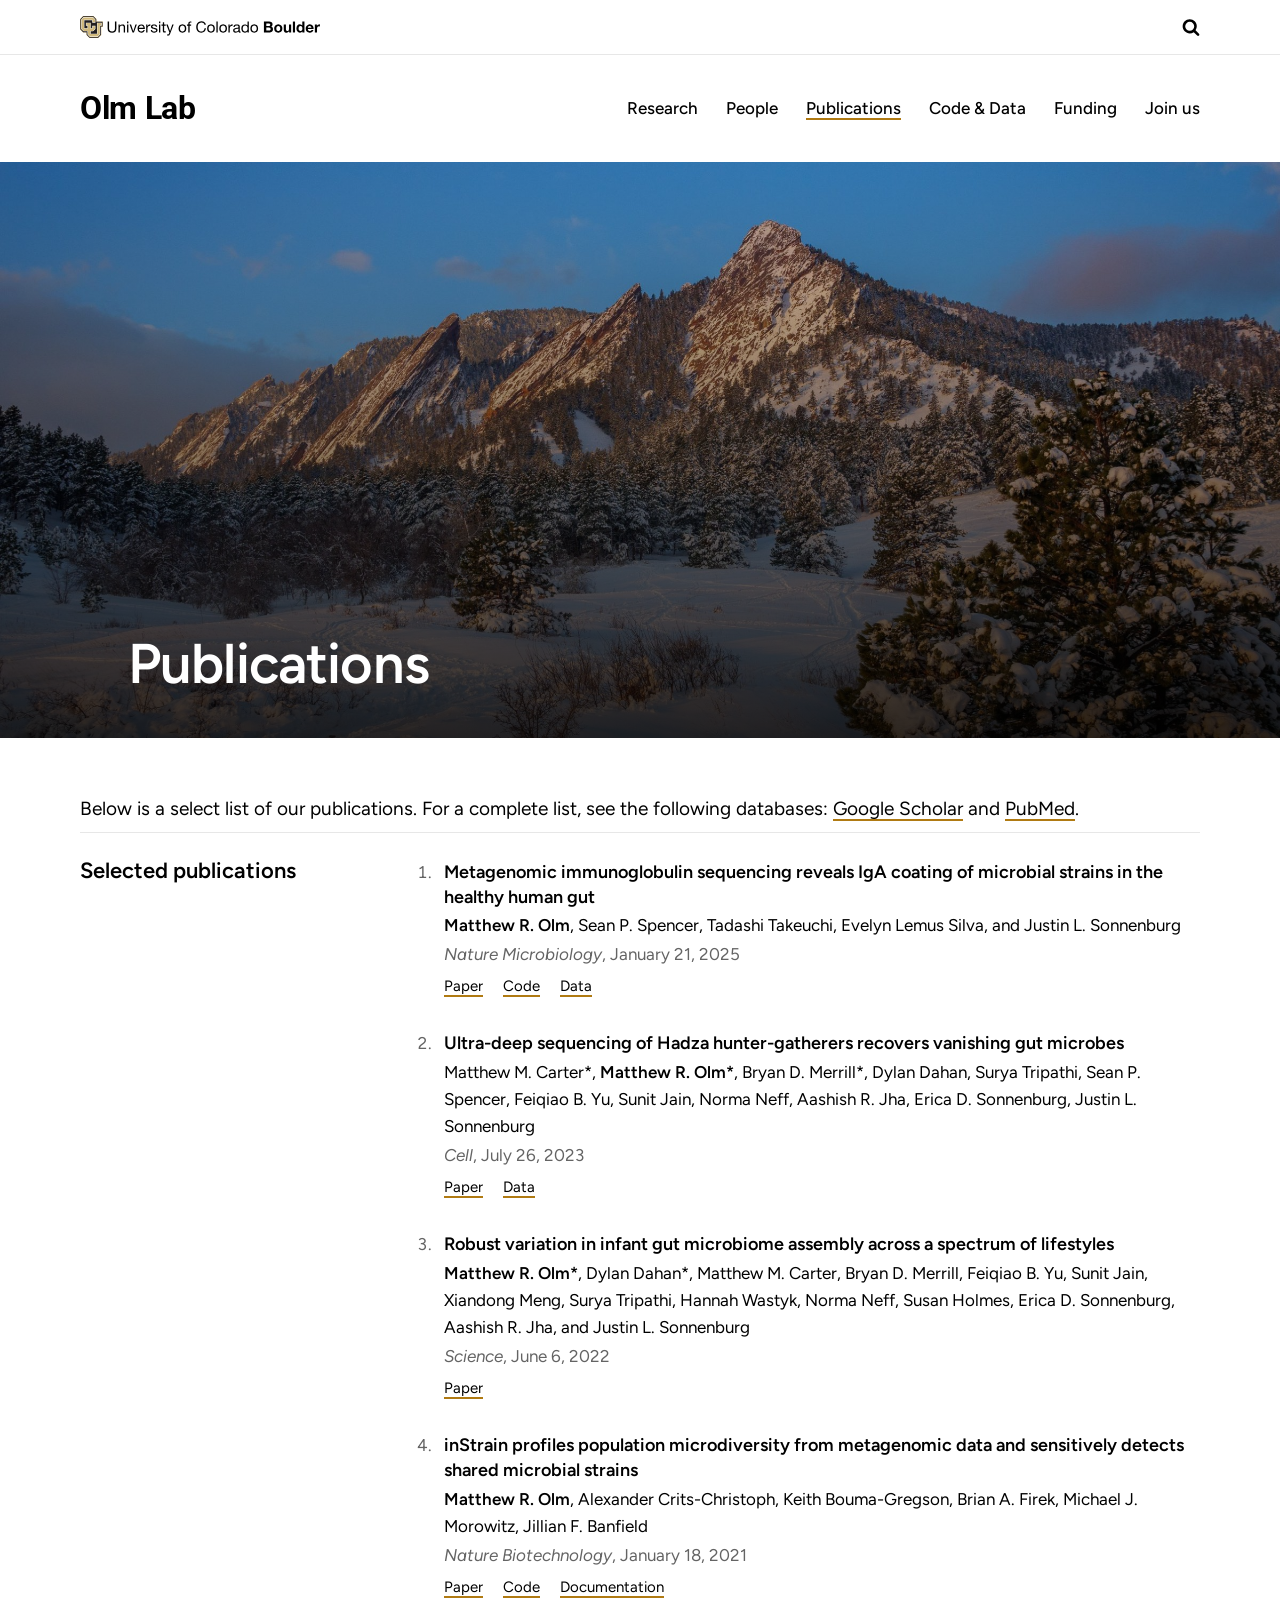
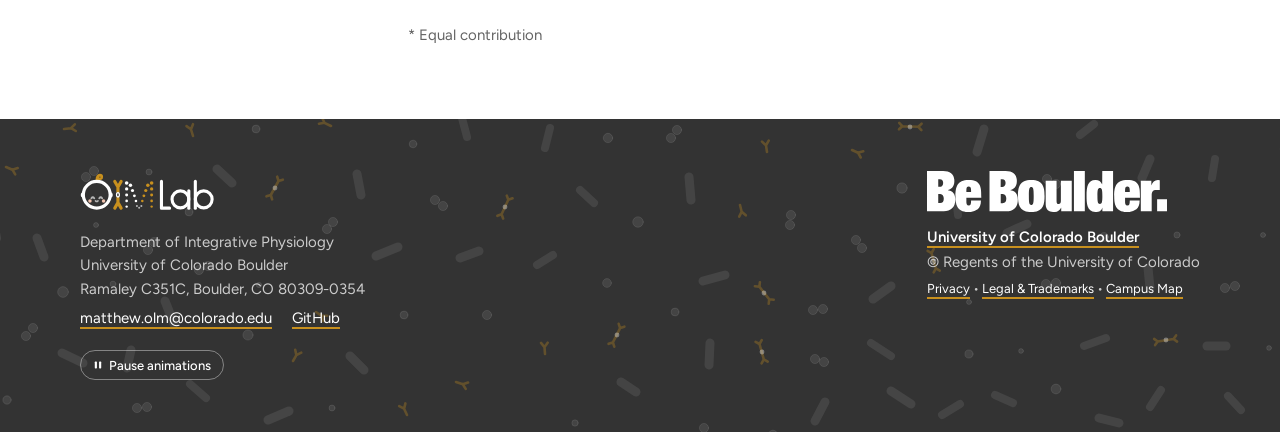
<file: publications.html>
<!doctype html>
<html lang="en">
<head>
<meta charset="utf-8">
<meta name="viewport" content="width=device-width, initial-scale=1">
<meta http-equiv="Content-Security-Policy" content="default-src 'none'; script-src 'self'; style-src 'self' 'unsafe-inline'; img-src 'self'; font-src 'self'; base-uri 'none'; form-action 'none'; upgrade-insecure-requests">
<meta name="robots" content="noindex">
<title>Publications | Olm Lab | University of Colorado Boulder</title>
<link rel="stylesheet" href="assets/css/site.css">
<style>
body{margin:0;background:#FFFFFF}
a{color:#000000;text-decoration-line:underline;text-decoration-color:#B07A12;text-decoration-thickness:2px;text-underline-offset:4px}
a:hover{color:#000000;text-decoration-color:#000000}
a:focus-visible{outline:3px solid #B07A12;outline-offset:4px;border-radius:2px}
.nav a{text-decoration-line:none}
.nav a:hover,.nav a[aria-current="page"]{text-decoration-line:underline;text-decoration-color:#B07A12}
ol li::marker{color:#646464;font-variant-numeric:tabular-nums}
.dark a{color:#FFFFFF;text-decoration-color:#C8901E}
.dark a:hover{color:#FFFFFF;text-decoration-color:#FFFFFF}
.dark a:focus-visible{outline-color:#C8901E}
.fb{transform-box:view-box;animation-timing-function:ease-in-out;animation-iteration-count:infinite}
.fr{animation-name:gutRod;animation-duration:7s}
.fc{animation-name:gutCoccus;animation-duration:5.5s}
.fd{animation-name:gutDiplo;animation-duration:8.5s}
.fs{animation-name:gutSpeck;animation-duration:6.2s}
.fi{animation-name:gutIgA;animation-duration:9.5s}
@keyframes gutRod{0%{transform:translate(0px,0px) rotate(0deg)}25%{transform:translate(6px,-3px) rotate(10deg)}50%{transform:translate(9px,2px) rotate(-4deg)}75%{transform:translate(3px,5px) rotate(-12deg)}100%{transform:translate(0px,0px) rotate(0deg)}}
@keyframes gutCoccus{0%{transform:translate(0px,0px)}30%{transform:translate(-5px,-6px)}60%{transform:translate(4px,-9px)}100%{transform:translate(0px,0px)}}
@keyframes gutDiplo{0%{transform:translate(0px,0px) rotate(0deg)}40%{transform:translate(-6px,-4px) rotate(-18deg)}70%{transform:translate(-2px,3px) rotate(10deg)}100%{transform:translate(0px,0px) rotate(0deg)}}
@keyframes gutIgA{0%{transform:translate(0px,0px) rotate(0deg)}30%{transform:translate(-5px,-4px) rotate(-20deg)}60%{transform:translate(3px,-7px) rotate(15deg)}85%{transform:translate(-2px,2px) rotate(-8deg)}100%{transform:translate(0px,0px) rotate(0deg)}}
@keyframes gutSpeck{0%{transform:translate(0px,0px)}25%{transform:translate(4px,-3px)}55%{transform:translate(-3px,-5px)}80%{transform:translate(2px,2px)}100%{transform:translate(0px,0px)}}
@media (prefers-reduced-motion: reduce){.site:not(.motion-on) .fb{animation:none}}
.skip-link{position:absolute;left:16px;top:-200px;z-index:20;padding:12px 18px;border-radius:6px;background:#FFFFFF;color:#000000;font-weight:600}
.skip-link:focus{top:10px}
main:focus{outline:none}
a{text-decoration-skip-ink:none}
.cu-bar a,.cu-bar a:hover{color:#000000}
.cu-home{display:block;width:100%;max-width:200px;min-width:160px;padding:16px 0}
@media (min-width:768px){.cu-home{max-width:240px}}
.sr-only{position:absolute;width:1px;height:1px;padding:0;margin:-1px;overflow:hidden;clip:rect(0,0,0,0);white-space:nowrap;border:0}
.motion-btn{display:inline-flex;align-items:center;min-height:30px;padding:0 12px;border:1px solid rgba(255,255,255,.4);border-radius:999px;background:transparent;color:#FFFFFF;font:inherit;font-size:13px;font-weight:500;line-height:1;cursor:pointer}
.motion-btn:hover{border-color:#FFFFFF;background:rgba(255,255,255,.08)}
.motion-btn:focus-visible{outline:3px solid #C8901E;outline-offset:3px}
.motion-paused .fb,.motion-paused .gut-bug,.motion-paused .gut-mucus,.motion-paused .orbit-flow{animation-play-state:paused}
.foot-id{display:flex;flex-direction:column;align-items:flex-start;gap:20px}
.foot-logo{display:flex;align-items:flex-end;height:40px}
.site-name{font-family:'Roboto','Helvetica Neue',Helvetica,Arial,sans-serif;font-size:32px;font-weight:700;line-height:1.1;letter-spacing:-0.01em;color:#000000;text-decoration-line:none}
.site-name:hover{color:#000000;text-decoration-line:underline;text-decoration-color:#B07A12}
</style>
<script src="assets/js/dc-lite.js" defer></script>
<script src="assets/js/pages/publications.js" defer></script>
</head>
<body>
<div class="site" data-dc-attr-class="site {{motionClass}}" style="font-family: 'Figtree', system-ui, -apple-system, 'Segoe UI', sans-serif; color: #000000; background: #FFFFFF; font-size: 17px; line-height: 1.6" data-dc-bind>
<a class="skip-link" href="#main-content">Skip to main content</a>
<header>
<div class="cu-bar" style="background: #FFFFFF; border-bottom: 1px solid #E7E7E7">
<div style="max-width: 1120px; margin: 0 auto; padding: 0 clamp(20px, 5vw, 48px); display: flex; justify-content: space-between; align-items: center; gap: 16px">
<a class="cu-home" href="https://www.colorado.edu"><img src="assets/img/brand/cu-boulder-logo.svg" alt="University of Colorado Boulder" style="display: block; width: 100%; height: auto; aspect-ratio: 868.22 / 79.63"></a>
<a href="https://www.colorado.edu/search" aria-label="Search Colorado.edu" style="display: flex; align-items: center; justify-content: center; min-width: 44px; min-height: 44px; margin-right: -13px"><svg width="18" height="18" viewBox="0 0 1792 1792" aria-hidden="true" focusable="false"><path fill="currentColor" d="M1216 832q0-185-131.5-316.5t-316.5-131.5-316.5 131.5-131.5 316.5 131.5 316.5 316.5 131.5 316.5-131.5 131.5-316.5zm512 832q0 52-38 90t-90 38q-54 0-90-38l-343-342q-179 124-399 124-143 0-273.5-55.5t-225-150-150-225-55.5-273.5 55.5-273.5 150-225 225-150 273.5-55.5 273.5 55.5 225 150 150 225 55.5 273.5q0 220-124 399l343 343q37 37 37 90z"></path></svg></a>
</div>
</div>
<div style="max-width: 1120px; margin: 0 auto; padding: 30px clamp(20px, 5vw, 48px); display: flex; flex-wrap: wrap; justify-content: space-between; align-items: center; gap: 8px 40px">
<a class="site-name" href="index.html">Olm Lab</a>
<nav class="nav" aria-label="Main" style="display: flex; flex-wrap: wrap; gap: 4px 28px; font-size: 17px; font-weight: 500">
<a href="research.html" style="padding: 10px 0">Research</a>
<a href="people/index.html" style="padding: 10px 0">People</a>
<a href="publications.html" aria-current="page" style="padding: 10px 0">Publications</a>
<a href="code.html" style="padding: 10px 0">Code &amp; Data</a>
<a href="funding.html" style="padding: 10px 0">Funding</a>
<a href="join.html" style="padding: 10px 0">Join us</a>
</nav>
</div>
</header>
<main id="main-content" tabindex="-1">

<section style="position: relative; height: clamp(240px, 45vw, 648px); overflow: hidden; background: #000000">
<img data-dc-if="isSummer" hidden src="assets/img/banners/publications-spring-summer.jpg" alt="Aerial view of the CU Boulder campus and Old Main below the Flatirons" style="position: absolute; top: 0; left: 0; width: 100%; height: 100%; object-fit: cover; object-position: center 17%" loading="lazy">
<img data-dc-if="isFallOrWinter" src="assets/img/banners/publications-fall-winter.jpg" alt="The Flatirons glowing at sunrise above a snowy meadow and pines" style="position: absolute; top: 0; left: 0; width: 100%; height: 100%; object-fit: cover; object-position: center 42%">
<div style="position: absolute; top: 0; left: 0; width: 100%; height: 100%; background: linear-gradient(to top, rgba(0, 0, 0, 0.82) 0%, rgba(0, 0, 0, 0.45) 50%, rgba(0, 0, 0, 0.18) 100%)"></div>
<div style="position: relative; box-sizing: border-box; height: 100%; max-width: 1120px; margin: 0 auto; padding: 0 clamp(20px, 5vw, 48px) 44px; display: flex; flex-direction: column; justify-content: flex-end; gap: 10px">
<h1 style="margin: 0; color: #FFFFFF; font-size: clamp(36px, 5vw, 56px); line-height: 1.08; font-weight: 600; letter-spacing: -0.015em">Publications</h1>
</div>
</section>

<div style="max-width: 1120px; margin: 0 auto; padding: 56px clamp(20px, 5vw, 48px) 72px">
<p style="margin: 0 0 8px; font-size: 19px; line-height: 1.55">Below is a select list of our publications. For a complete list, see the following databases: <a href="https://scholar.google.com/citations?user=BoDUkpMAAAAJ&amp;hl">Google Scholar</a> and <a href="https://www.ncbi.nlm.nih.gov/myncbi/matthew.olm.1/bibliography/public/">PubMed</a>.</p>
<section style="display: flex; flex-wrap: wrap; align-items: baseline; gap: 16px 48px; padding: 24px 0 0; border-top: 1px solid #E7E7E7">
<h2 style="flex: 1 1 220px; margin: 0; font-size: 22px; line-height: 1.3; font-weight: 600">Selected publications</h2>
<div style="flex: 999 1 560px; min-width: 0; max-width: 72ch; display: flex; flex-direction: column; gap: 24px">
<ol style="margin: 0; padding-left: 28px; display: flex; flex-direction: column; gap: 32px">
<li style="padding-left: 8px"><div style="display: flex; flex-direction: column; gap: 2px">
<strong style="font-weight: 600; font-size: 18px; line-height: 1.4">Metagenomic immunoglobulin sequencing reveals IgA coating of microbial strains in the healthy human gut</strong>
<span><strong style="font-weight: 600">Matthew R. Olm</strong>, Sean P. Spencer, Tadashi Takeuchi, Evelyn Lemus Silva, and Justin L. Sonnenburg</span>
<span style="color: #646464"><em>Nature Microbiology</em>, January 21, 2025</span>
<span style="display: flex; flex-wrap: wrap; gap: 4px 20px; font-size: 15px; margin-top: 4px"><a href="https://doi.org/10.1038/s41564-024-01887-4">Paper</a><a href="https://github.com/MrOlm/MIGSeq_code">Code</a><a href="https://doi.org/10.5281/zenodo.10367211">Data</a></span>
</div></li>
<li style="padding-left: 8px"><div style="display: flex; flex-direction: column; gap: 2px">
<strong style="font-weight: 600; font-size: 18px; line-height: 1.4">Ultra-deep sequencing of Hadza hunter-gatherers recovers vanishing gut microbes</strong>
<span>Matthew M. Carter*, <strong style="font-weight: 600">Matthew R. Olm*</strong>, Bryan D. Merrill*, Dylan Dahan, Surya Tripathi, Sean P. Spencer, Feiqiao B. Yu, Sunit Jain, Norma Neff, Aashish R. Jha, Erica D. Sonnenburg, Justin L. Sonnenburg</span>
<span style="color: #646464"><em>Cell</em>, July 26, 2023</span>
<span style="display: flex; flex-wrap: wrap; gap: 4px 20px; font-size: 15px; margin-top: 4px"><a href="https://doi.org/10.1016/j.cell.2023.05.046">Paper</a><a href="https://doi.org/10.5281/zenodo.7782709">Data</a></span>
</div></li>
<li style="padding-left: 8px"><div style="display: flex; flex-direction: column; gap: 2px">
<strong style="font-weight: 600; font-size: 18px; line-height: 1.4">Robust variation in infant gut microbiome assembly across a spectrum of lifestyles</strong>
<span><strong style="font-weight: 600">Matthew R. Olm*</strong>, Dylan Dahan*, Matthew M. Carter, Bryan D. Merrill, Feiqiao B. Yu, Sunit Jain, Xiandong Meng, Surya Tripathi, Hannah Wastyk, Norma Neff, Susan Holmes, Erica D. Sonnenburg, Aashish R. Jha, and Justin L. Sonnenburg</span>
<span style="color: #646464"><em>Science</em>, June 6, 2022</span>
<span style="display: flex; flex-wrap: wrap; gap: 4px 20px; font-size: 15px; margin-top: 4px"><a href="https://doi.org/10.1126/science.abj2972">Paper</a></span>
</div></li>
<li style="padding-left: 8px"><div style="display: flex; flex-direction: column; gap: 2px">
<strong style="font-weight: 600; font-size: 18px; line-height: 1.4">inStrain profiles population microdiversity from metagenomic data and sensitively detects shared microbial strains</strong>
<span><strong style="font-weight: 600">Matthew R. Olm</strong>, Alexander Crits-Christoph, Keith Bouma-Gregson, Brian A. Firek, Michael J. Morowitz, Jillian F. Banfield</span>
<span style="color: #646464"><em>Nature Biotechnology</em>, January 18, 2021</span>
<span style="display: flex; flex-wrap: wrap; gap: 4px 20px; font-size: 15px; margin-top: 4px"><a href="https://doi.org/10.1038/s41587-020-00797-0">Paper</a><a href="https://github.com/MrOlm/inStrain">Code</a><a href="https://instrain.readthedocs.io/en/latest/">Documentation</a></span>
</div></li>
</ol>
<p style="margin: 0; font-size: 15px; color: #646464">* Equal contribution</p>
</div>
</section>
</div>

</main>
<div class="dark" style="position: relative; overflow: hidden; background: #333333">
<svg viewBox="0 0 2000 420" width="2000" height="420" aria-hidden="true" focusable="false" stroke-linecap="round" stroke-linejoin="round" style="position: absolute; top: 0; left: 50%; margin-left: -1000px; width: 2000px; height: 420px; pointer-events: none"><g fill="#FFFFFF" stroke="#FFFFFF" fill-opacity=".085" stroke-opacity=".085"><g class="fb fs" style="transform-origin:935px 304px;animation-delay:-4.2s"><circle cx="935" cy="304" r="3.2"></circle></g><g class="fb fc" style="transform-origin:847px 196px;animation-delay:-2.2s"><circle cx="847" cy="196" r="4.6"></circle></g><g class="fb fs" style="transform-origin:909px 366px;animation-delay:-6.6s"><circle cx="909" cy="366" r="2.7"></circle></g><g class="fb fr" style="transform-origin:905px 141px;animation-delay:-6.9s"><path d="M897 146L913 136" stroke-width="8"></path></g><g class="fb fr" style="transform-origin:947px 77px;animation-delay:-4.0s"><path d="M954 84L940 71" stroke-width="8"></path></g><g class="fb fc" style="transform-origin:764px 196px;animation-delay:-8.6s"><circle cx="764" cy="196" r="3.9"></circle></g><g class="fb fr" style="transform-origin:907px 19px;animation-delay:-8.7s"><path d="M910 9L905 29" stroke-width="8"></path></g><g class="fb fr" style="transform-origin:747px 132px;animation-delay:-6.2s"><path d="M736 137L758 128" stroke-width="9"></path></g><g class="fb fc" style="transform-origin:830px 319px;animation-delay:-3.7s"><circle cx="830" cy="319" r="5.3"></circle></g><g class="fb fc" style="transform-origin:968px 19px;animation-delay:-2.7s"><circle cx="968" cy="19" r="4.7"></circle></g><g class="fb fr" style="transform-origin:988px 268px;animation-delay:-6.4s"><path d="M996 273L981 263" stroke-width="9"></path></g><g class="fb fc" style="transform-origin:979px 362px;animation-delay:-2.8s"><circle cx="979" cy="362" r="4.5"></circle></g><g class="fb fr" style="transform-origin:829px 135px;animation-delay:-3.2s"><path d="M820 139L839 132" stroke-width="9"></path></g><g class="fb fc" style="transform-origin:967px 164px;animation-delay:-7.6s"><circle cx="967" cy="164" r="4.4"></circle></g><g class="fb fr" style="transform-origin:795px 357px;animation-delay:-2.2s"><path d="M787 349L804 365" stroke-width="9"></path></g><g class="fb fc" style="transform-origin:828px 404px;animation-delay:-8.0s"><circle cx="828" cy="404" r="4.1"></circle></g><g class="fb fd" style="transform-origin:799px 84px;animation-delay:-6.7s"><circle cx="795" cy="81" r="4.6"></circle><circle cx="803" cy="87" r="4.6"></circle></g><g class="fb fc" style="transform-origin:1030px 375px;animation-delay:-0.3s"><circle cx="1030" cy="375" r="5.3"></circle></g><g class="fb fr" style="transform-origin:824px 9px;animation-delay:-4.6s"><path d="M822 -1L827 18" stroke-width="8"></path></g><g class="fb fc" style="transform-origin:773px 25px;animation-delay:-6.3s"><circle cx="773" cy="25" r="3.8"></circle></g><g class="fb fr" style="transform-origin:717px 244px;animation-delay:-6.5s"><path d="M724 251L710 237" stroke-width="9"></path></g><g class="fb fr" style="transform-origin:719px 66px;animation-delay:-0.7s"><path d="M721 76L717 55" stroke-width="9"></path></g><g class="fb fr" style="transform-origin:1050px 70px;animation-delay:-5.3s"><path d="M1049 58L1051 81" stroke-width="9"></path></g><g class="fb fc" style="transform-origin:998px 103px;animation-delay:-6.6s"><circle cx="998" cy="103" r="5.3"></circle></g><g class="fb fr" style="transform-origin:639px 297px;animation-delay:-1.3s"><path d="M649 292L628 301" stroke-width="9"></path></g><g class="fb fr" style="transform-origin:1074px 159px;animation-delay:-9.0s"><path d="M1085 156L1063 162" stroke-width="9"></path></g><g class="fb fd" style="transform-origin:768px 412px;animation-delay:-2.9s"><circle cx="770" cy="417" r="4.6"></circle><circle cx="766" cy="407" r="4.6"></circle></g><g class="fb fc" style="transform-origin:1035px 193px;animation-delay:-3.6s"><circle cx="1035" cy="193" r="3.9"></circle></g><g class="fb fc" style="transform-origin:583px 325px;animation-delay:-4.8s"><circle cx="583" cy="325" r="3.9"></circle></g><g class="fb fd" style="transform-origin:1034px 15px;animation-delay:-1.6s"><circle cx="1031" cy="19" r="4.6"></circle><circle cx="1037" cy="11" r="4.6"></circle></g><g class="fb fd" style="transform-origin:1063px 314px;animation-delay:-7.0s"><circle cx="1064" cy="309" r="4.6"></circle><circle cx="1062" cy="319" r="4.6"></circle></g><g class="fb fd" style="transform-origin:690px 106px;animation-delay:-7.1s"><circle cx="693" cy="103" r="4.6"></circle><circle cx="687" cy="110" r="4.6"></circle></g><g class="fb fr" style="transform-origin:1069px 235px;animation-delay:-3.3s"><path d="M1069 246L1070 224" stroke-width="9"></path></g><g class="fb fd" style="transform-origin:1150px 101px;animation-delay:-8.8s"><circle cx="1151" cy="96" r="4.6"></circle><circle cx="1150" cy="106" r="4.6"></circle></g><g class="fb fd" style="transform-origin:1180px 241px;animation-delay:-2.3s"><circle cx="1184" cy="243" r="4.6"></circle><circle cx="1175" cy="240" r="4.6"></circle></g><g class="fb fd" style="transform-origin:1219px 125px;animation-delay:-7.2s"><circle cx="1222" cy="129" r="4.6"></circle><circle cx="1216" cy="121" r="4.6"></circle></g><g class="fb fc" style="transform-origin:709px 355px;animation-delay:-3.1s"><circle cx="709" cy="355" r="5.3"></circle></g><g class="fb fc" style="transform-origin:1262px 69px;animation-delay:-7.6s"><circle cx="1262" cy="69" r="5.2"></circle></g><g class="fb fc" style="transform-origin:616px 10px;animation-delay:-4.8s"><circle cx="616" cy="10" r="3.9"></circle></g><g class="fb fc" style="transform-origin:1133px 316px;animation-delay:-4.3s"><circle cx="1133" cy="316" r="4.8"></circle></g><g class="fb fs" style="transform-origin:692px 289px;animation-delay:-5.7s"><circle cx="692" cy="289" r="3.0"></circle></g><g class="fb fr" style="transform-origin:689px 402px;animation-delay:-5.3s"><path d="M685 392L692 412" stroke-width="8"></path></g><g class="fb fc" style="transform-origin:589px 412px;animation-delay:-1.6s"><circle cx="589" cy="412" r="4.9"></circle></g><g class="fb fd" style="transform-origin:1178px 190px;animation-delay:-1.5s"><circle cx="1173" cy="191" r="4.6"></circle><circle cx="1183" cy="190" r="4.6"></circle></g><g class="fb fr" style="transform-origin:558px 272px;animation-delay:-8.7s"><path d="M550 265L566 279" stroke-width="8"></path></g><g class="fb fc" style="transform-origin:1213px 332px;animation-delay:-3.4s"><circle cx="1213" cy="332" r="4.7"></circle></g><g class="fb fs" style="transform-origin:619px 166px;animation-delay:-6.5s"><circle cx="619" cy="166" r="2.7"></circle></g><g class="fb fc" style="transform-origin:525px 399px;animation-delay:-2.5s"><circle cx="525" cy="399" r="4.3"></circle></g><g class="fb fr" style="transform-origin:529px 193px;animation-delay:-4.9s"><path d="M534 205L525 182" stroke-width="9"></path></g><g class="fb fr" style="transform-origin:1340px 22px;animation-delay:-4.6s"><path d="M1344 10L1337 33" stroke-width="9"></path></g><g class="fb fc" style="transform-origin:608px 216px;animation-delay:-3.8s"><circle cx="608" cy="216" r="5.1"></circle></g><g class="fb fr" style="transform-origin:1241px 230px;animation-delay:-5.1s"><path d="M1251 237L1231 224" stroke-width="8"></path></g><g class="fb fs" style="transform-origin:473px 165px;animation-delay:-7.4s"><circle cx="473" cy="165" r="2.9"></circle></g><g class="fb fc" style="transform-origin:1010px 322px;animation-delay:-5.1s"><circle cx="1010" cy="322" r="4.7"></circle></g><g class="fb fr" style="transform-origin:1180px 292px;animation-delay:-7.9s"><path d="M1185 283L1175 302" stroke-width="9"></path></g><g class="fb fd" style="transform-origin:1142px 378px;animation-delay:-4.4s"><circle cx="1137" cy="379" r="4.6"></circle><circle cx="1147" cy="377" r="4.6"></circle></g><g class="fb fd" style="transform-origin:1272px 407px;animation-delay:-3.4s"><circle cx="1267" cy="408" r="4.6"></circle><circle cx="1277" cy="406" r="4.6"></circle></g><g class="fb fr" style="transform-origin:1261px 279px;animation-delay:-2.3s"><path d="M1271 285L1251 272" stroke-width="9"></path></g><g class="fb fc" style="transform-origin:423px 173px;animation-delay:-2.9s"><circle cx="423" cy="173" r="5.4"></circle></g><g class="fb fd" style="transform-origin:563px 149px;animation-delay:-1.3s"><circle cx="559" cy="151" r="4.6"></circle><circle cx="568" cy="147" r="4.6"></circle></g><g class="fb fr" style="transform-origin:585px 57px;animation-delay:-5.6s"><path d="M577 50L592 64" stroke-width="9"></path></g><g class="fb fr" style="transform-origin:489px 240px;animation-delay:-7.4s"><path d="M487 249L491 231" stroke-width="9"></path></g><g class="fb fc" style="transform-origin:429px 319px;animation-delay:-7.0s"><circle cx="429" cy="319" r="4.0"></circle></g><g class="fb fc" style="transform-origin:1329px 235px;animation-delay:-6.5s"><circle cx="1329" cy="235" r="4.1"></circle></g><g class="fb fd" style="transform-origin:460px 385px;animation-delay:-4.3s"><circle cx="463" cy="388" r="4.6"></circle><circle cx="456" cy="382" r="4.6"></circle></g><g class="fb fr" style="transform-origin:1328px 345px;animation-delay:-1.1s"><path d="M1319 344L1338 346" stroke-width="9"></path></g><g class="fb fd" style="transform-origin:511px 127px;animation-delay:-6.1s"><circle cx="514" cy="123" r="4.6"></circle><circle cx="508" cy="131" r="4.6"></circle></g><g class="fb fs" style="transform-origin:378px 404px;animation-delay:-0.0s"><circle cx="378" cy="404" r="2.8"></circle></g><g class="fb fs" style="transform-origin:509px 53px;animation-delay:-3.9s"><circle cx="509" cy="53" r="3.0"></circle></g><g class="fb fs" style="transform-origin:1102px 411px;animation-delay:-6.4s"><circle cx="1102" cy="411" r="2.9"></circle></g><g class="fb fd" style="transform-origin:390px 213px;animation-delay:-7.6s"><circle cx="386" cy="217" r="4.6"></circle><circle cx="393" cy="209" r="4.6"></circle></g><g class="fb fd" style="transform-origin:450px 55px;animation-delay:-7.7s"><circle cx="454" cy="52" r="4.6"></circle><circle cx="446" cy="58" r="4.6"></circle></g><g class="fb fr" style="transform-origin:1242px 174px;animation-delay:-4.2s"><path d="M1233 180L1251 167" stroke-width="9"></path></g><g class="fb fr" style="transform-origin:401px 128px;animation-delay:-3.9s"><path d="M404 138L397 119" stroke-width="9"></path></g><g class="fb fc" style="transform-origin:1221px 409px;animation-delay:-4.3s"><circle cx="1221" cy="409" r="4.6"></circle></g><g class="fb fd" style="transform-origin:320px 152px;animation-delay:-4.8s"><circle cx="315" cy="153" r="4.6"></circle><circle cx="324" cy="151" r="4.6"></circle></g><g class="fb fd" style="transform-origin:1411px 62px;animation-delay:-7.3s"><circle cx="1416" cy="65" r="4.6"></circle><circle cx="1407" cy="60" r="4.6"></circle></g><g class="fb fr" style="transform-origin:1317px 87px;animation-delay:-2.4s"><path d="M1318 96L1316 78" stroke-width="8"></path></g><g class="fb fd" style="transform-origin:502px 288px;animation-delay:-9.0s"><circle cx="497" cy="289" r="4.6"></circle><circle cx="507" cy="288" r="4.6"></circle></g><g class="fb fr" style="transform-origin:355px 107px;animation-delay:-5.8s"><path d="M353 96L357 119" stroke-width="8"></path></g><g class="fb fc" style="transform-origin:549px 93px;animation-delay:-3.9s"><circle cx="549" cy="93" r="3.9"></circle></g><g class="fb fr" style="transform-origin:1311px 291px;animation-delay:-1.5s"><path d="M1320 285L1302 296" stroke-width="8"></path></g><g class="fb fs" style="transform-origin:456px 106px;animation-delay:-3.4s"><circle cx="456" cy="106" r="2.5"></circle></g><g class="fb fr" style="transform-origin:1364px 280px;animation-delay:-1.1s"><path d="M1373 284L1355 276" stroke-width="8"></path></g><g class="fb fr" style="transform-origin:1377px 110px;animation-delay:-2.8s"><path d="M1387 105L1367 114" stroke-width="9"></path></g><g class="fb fc" style="transform-origin:1395px 391px;animation-delay:-3.4s"><circle cx="1395" cy="391" r="3.7"></circle></g><g class="fb fs" style="transform-origin:1329px 183px;animation-delay:-2.0s"><circle cx="1329" cy="183" r="2.5"></circle></g><g class="fb fc" style="transform-origin:1464px 118px;animation-delay:-6.8s"><circle cx="1464" cy="118" r="4.5"></circle></g><g class="fb fr" style="transform-origin:1506px 50px;animation-delay:-7.8s"><path d="M1502 59L1510 40" stroke-width="9"></path></g><g class="fb fr" style="transform-origin:264px 390px;animation-delay:-0.2s"><path d="M257 383L271 398" stroke-width="8"></path></g><g class="fb fr" style="transform-origin:223px 162px;animation-delay:-4.6s"><path d="M217 170L230 155" stroke-width="9"></path></g><g class="fb fd" style="transform-origin:1411px 165px;animation-delay:-2.9s"><circle cx="1416" cy="164" r="4.6"></circle><circle cx="1406" cy="165" r="4.6"></circle></g><g class="fb fs" style="transform-origin:1381px 232px;animation-delay:-6.5s"><circle cx="1381" cy="232" r="2.4"></circle></g><g class="fb fr" style="transform-origin:1455px 223px;animation-delay:-3.9s"><path d="M1444 227L1466 219" stroke-width="8"></path></g><g class="fb fr" style="transform-origin:1399px 329px;animation-delay:-6.0s"><path d="M1388 331L1410 327" stroke-width="8"></path></g><g class="fb fc" style="transform-origin:1416px 270px;animation-delay:-8.4s"><circle cx="1416" cy="270" r="4.9"></circle></g><g class="fb fc" style="transform-origin:367px 281px;animation-delay:-6.5s"><circle cx="367" cy="281" r="4.2"></circle></g><g class="fb fc" style="transform-origin:245px 328px;animation-delay:-3.9s"><circle cx="245" cy="328" r="5.1"></circle></g><g class="fb fs" style="transform-origin:279px 117px;animation-delay:-8.9s"><circle cx="279" cy="117" r="2.6"></circle></g><g class="fb fr" style="transform-origin:1447px 11px;animation-delay:-0.9s"><path d="M1454 5L1440 16" stroke-width="8"></path></g><g class="fb fr" style="transform-origin:1469px 302px;animation-delay:-8.0s"><path d="M1459 299L1479 304" stroke-width="9"></path></g><g class="fb fr" style="transform-origin:306px 46px;animation-delay:-2.7s"><path d="M317 41L295 51" stroke-width="9"></path></g><g class="fb fc" style="transform-origin:1326px 397px;animation-delay:-0.9s"><circle cx="1326" cy="397" r="3.9"></circle></g><g class="fb fr" style="transform-origin:433px 239px;animation-delay:-7.8s"><path d="M422 234L443 244" stroke-width="9"></path></g><g class="fb fr" style="transform-origin:199px 412px;animation-delay:-1.0s"><path d="M210 415L188 408" stroke-width="9"></path></g><g class="fb fr" style="transform-origin:1515px 280px;animation-delay:-6.8s"><path d="M1521 271L1510 288" stroke-width="8"></path></g><g class="fb fr" style="transform-origin:224px 215px;animation-delay:-6.0s"><path d="M216 208L231 221" stroke-width="8"></path></g><g class="fb fr" style="transform-origin:261px 24px;animation-delay:-8.2s"><path d="M269 31L253 16" stroke-width="9"></path></g><g class="fb fr" style="transform-origin:1450px 400px;animation-delay:-2.5s"><path d="M1461 397L1440 402" stroke-width="9"></path></g><g class="fb fr" style="transform-origin:1574px 50px;animation-delay:-1.6s"><path d="M1572 59L1575 40" stroke-width="8"></path></g><g class="fb fc" style="transform-origin:222px 72px;animation-delay:-0.5s"><circle cx="222" cy="72" r="5.0"></circle></g><g class="fb fc" style="transform-origin:476px 337px;animation-delay:-0.3s"><circle cx="476" cy="337" r="5.1"></circle></g><g class="fb fs" style="transform-origin:272px 175px;animation-delay:-8.5s"><circle cx="272" cy="175" r="3.0"></circle></g><g class="fb fc" style="transform-origin:148px 308px;animation-delay:-4.4s"><circle cx="148" cy="308" r="5.3"></circle></g><g class="fb fr" style="transform-origin:149px 135px;animation-delay:-5.8s"><path d="M153 145L144 126" stroke-width="8"></path></g><g class="fb fr" style="transform-origin:176px 38px;animation-delay:-3.7s"><path d="M176 28L176 48" stroke-width="8"></path></g><g class="fb fr" style="transform-origin:1663px 82px;animation-delay:-1.8s"><path d="M1652 85L1674 78" stroke-width="9"></path></g><g class="fb fr" style="transform-origin:1530px 401px;animation-delay:-0.8s"><path d="M1539 403L1520 399" stroke-width="8"></path></g><g class="fb fr" style="transform-origin:135px 185px;animation-delay:-8.3s"><path d="M146 188L125 183" stroke-width="8"></path></g><g class="fb fd" style="transform-origin:137px 369px;animation-delay:-6.9s"><circle cx="141" cy="367" r="4.6"></circle><circle cx="132" cy="371" r="4.6"></circle></g><g class="fb fs" style="transform-origin:1537px 116px;animation-delay:-6.5s"><circle cx="1537" cy="116" r="3.1"></circle></g><g class="fb fc" style="transform-origin:1665px 146px;animation-delay:-8.0s"><circle cx="1665" cy="146" r="5.4"></circle></g><g class="fb fs" style="transform-origin:323px 402px;animation-delay:-2.8s"><circle cx="323" cy="402" r="2.5"></circle></g><g class="fb fr" style="transform-origin:1594px 284px;animation-delay:-0.7s"><path d="M1588 277L1601 291" stroke-width="8"></path></g><g class="fb fd" style="transform-origin:1590px 168px;animation-delay:-6.0s"><circle cx="1585" cy="169" r="4.6"></circle><circle cx="1595" cy="167" r="4.6"></circle></g><g class="fb fc" style="transform-origin:109px 82px;animation-delay:-6.3s"><circle cx="109" cy="82" r="3.7"></circle></g><g class="fb fr" style="transform-origin:46px 69px;animation-delay:-7.9s"><path d="M43 80L50 57" stroke-width="8"></path></g><g class="fb fc" style="transform-origin:54px 187px;animation-delay:-3.4s"><circle cx="54" cy="187" r="5.0"></circle></g><g class="fb fr" style="transform-origin:1722px 62px;animation-delay:-5.9s"><path d="M1713 69L1731 55" stroke-width="8"></path></g><g class="fb fd" style="transform-origin:79px 246px;animation-delay:-6.2s"><circle cx="76" cy="242" r="4.6"></circle><circle cx="82" cy="250" r="4.6"></circle></g><g class="fb fr" style="transform-origin:1509px 159px;animation-delay:-6.3s"><path d="M1510 169L1508 149" stroke-width="9"></path></g><g class="fb fs" style="transform-origin:1623px 116px;animation-delay:-0.6s"><circle cx="1623" cy="116" r="2.5"></circle></g><g class="fb fc" style="transform-origin:65px 137px;animation-delay:-2.9s"><circle cx="65" cy="137" r="3.7"></circle></g><g class="fb fs" style="transform-origin:1629px 229px;animation-delay:-5.0s"><circle cx="1629" cy="229" r="2.4"></circle></g><g class="fb fr" style="transform-origin:164px 229px;animation-delay:-7.4s"><path d="M154 231L174 227" stroke-width="9"></path></g><g class="fb fr" style="transform-origin:94px 330px;animation-delay:-3.0s"><path d="M100 323L88 337" stroke-width="8"></path></g><g class="fb fs" style="transform-origin:1622px 405px;animation-delay:-6.4s"><circle cx="1622" cy="405" r="2.8"></circle></g><g class="fb fd" style="transform-origin:1535px 331px;animation-delay:-1.1s"><circle cx="1533" cy="336" r="4.6"></circle><circle cx="1536" cy="327" r="4.6"></circle></g><g class="fb fc" style="transform-origin:1645px 30px;animation-delay:-2.1s"><circle cx="1645" cy="30" r="4.7"></circle></g><g class="fb fr" style="transform-origin:209px 278px;animation-delay:-6.9s"><path d="M220 273L198 282" stroke-width="9"></path></g><g class="fb fd" style="transform-origin:1691px 241px;animation-delay:-0.9s"><circle cx="1695" cy="244" r="4.6"></circle><circle cx="1687" cy="238" r="4.6"></circle></g><g class="fb fc" style="transform-origin:1716px 8px;animation-delay:-1.9s"><circle cx="1716" cy="8" r="3.6"></circle></g><g class="fb fs" style="transform-origin:8px 226px;animation-delay:-6.3s"><circle cx="8" cy="226" r="2.7"></circle></g><g class="fb fd" style="transform-origin:1716px 145px;animation-delay:-2.5s"><circle cx="1715" cy="140" r="4.6"></circle><circle cx="1717" cy="150" r="4.6"></circle></g><g class="fb fr" style="transform-origin:1635px 351px;animation-delay:-4.6s"><path d="M1639 341L1632 362" stroke-width="8"></path></g><g class="fb fc" style="transform-origin:1648px 278px;animation-delay:-2.2s"><circle cx="1648" cy="278" r="5.4"></circle></g><g class="fb fr" style="transform-origin:68px 399px;animation-delay:-3.6s"><path d="M75 405L61 393" stroke-width="8"></path></g><g class="fb fd" style="transform-origin:1783px 204px;animation-delay:-0.8s"><circle cx="1787" cy="200" r="4.6"></circle><circle cx="1780" cy="207" r="4.6"></circle></g><g class="fb fc" style="transform-origin:1784px 152px;animation-delay:-6.5s"><circle cx="1784" cy="152" r="5.2"></circle></g><g class="fb fr" style="transform-origin:1685px 404px;animation-delay:-6.8s"><path d="M1682 414L1688 394" stroke-width="9"></path></g><g class="fb fs" style="transform-origin:1680px 320px;animation-delay:-7.2s"><circle cx="1680" cy="320" r="2.7"></circle></g><g class="fb fr" style="transform-origin:43px 354px;animation-delay:-5.4s"><path d="M34 347L51 361" stroke-width="9"></path></g><g class="fb fr" style="transform-origin:1740px 288px;animation-delay:-0.2s"><path d="M1744 279L1736 297" stroke-width="9"></path></g><g class="fb fd" style="transform-origin:1754px 102px;animation-delay:-6.3s"><circle cx="1759" cy="101" r="4.6"></circle><circle cx="1749" cy="103" r="4.6"></circle></g><g class="fb fc" style="transform-origin:1723px 364px;animation-delay:-7.1s"><circle cx="1723" cy="364" r="4.6"></circle></g><g class="fb fr" style="transform-origin:1815px 371px;animation-delay:-3.3s"><path d="M1811 381L1818 361" stroke-width="8"></path></g><g class="fb fc" style="transform-origin:1794px 70px;animation-delay:-0.2s"><circle cx="1794" cy="70" r="5.0"></circle></g><g class="fb fr" style="transform-origin:7px 160px;animation-delay:-6.4s"><path d="M8 150L5 169" stroke-width="8"></path></g><g class="fb fc" style="transform-origin:1834px 161px;animation-delay:-7.5s"><circle cx="1834" cy="161" r="4.9"></circle></g><g class="fb fr" style="transform-origin:1732px 193px;animation-delay:-2.2s"><path d="M1722 201L1741 186" stroke-width="9"></path></g><g class="fb fc" style="transform-origin:1774px 10px;animation-delay:-6.0s"><circle cx="1774" cy="10" r="4.3"></circle></g><g class="fb fr" style="transform-origin:1893px 140px;animation-delay:-8.0s"><path d="M1887 150L1899 131" stroke-width="9"></path></g><g class="fb fc" style="transform-origin:1932px 187px;animation-delay:-1.9s"><circle cx="1932" cy="187" r="4.2"></circle></g><g class="fb fc" style="transform-origin:1903px 44px;animation-delay:-0.7s"><circle cx="1903" cy="44" r="5.3"></circle></g><g class="fb fr" style="transform-origin:1907px 394px;animation-delay:-6.9s"><path d="M1914 401L1901 387" stroke-width="8"></path></g><g class="fb fs" style="transform-origin:1768px 333px;animation-delay:-7.5s"><circle cx="1768" cy="333" r="3.1"></circle></g><g class="fb fd" style="transform-origin:1964px 85px;animation-delay:-8.1s"><circle cx="1969" cy="86" r="4.6"></circle><circle cx="1959" cy="85" r="4.6"></circle></g><g class="fb fc" style="transform-origin:1984px 184px;animation-delay:-0.8s"><circle cx="1984" cy="184" r="5.2"></circle></g><g class="fb fc" style="transform-origin:1957px 140px;animation-delay:-0.3s"><circle cx="1957" cy="140" r="3.8"></circle></g><g class="fb fs" style="transform-origin:1959px 232px;animation-delay:-5.1s"><circle cx="1959" cy="232" r="2.7"></circle></g><g class="fb fc" style="transform-origin:1971px 329px;animation-delay:-5.8s"><circle cx="1971" cy="329" r="4.8"></circle></g><g class="fb fr" style="transform-origin:1993px 38px;animation-delay:-8.6s"><path d="M1988 47L1998 30" stroke-width="9"></path></g><g class="fb fr" style="transform-origin:1576px 227px;animation-delay:-6.1s"><path d="M1567 227L1586 227" stroke-width="9"></path></g><g class="fb fr" style="transform-origin:1937px 7px;animation-delay:-6.8s"><path d="M1944 -1L1929 15" stroke-width="9"></path></g></g><g stroke="#C8901E" stroke-opacity=".32" stroke-width="2.6" fill="none"><g class="fb fi" style="transform-origin:905px 235px;animation-delay:-3.2s"><path d="M905 235L904.5 228.1M904.5 228.1l3.2 -4.4M904.5 228.1l-3.5 -4.2"></path></g><g class="fb fi" style="transform-origin:816px 263px;animation-delay:-6.7s"><path d="M816 263L822.8 265.2M822.8 265.2l2.9 4.7M822.8 265.2l5.3 -1.6"></path></g><g class="fb fi" style="transform-origin:881px 323px;animation-delay:-1.4s"><path d="M881 323L887.7 321.0M887.7 321.0l5.2 1.8M887.7 321.0l3.0 -4.6"></path></g><g class="fb fi" style="transform-origin:977px 216px;animation-delay:-2.3s"><path d="M972.9 223.4L980.1 209.1M972.9 223.4l-4.3 1.4M972.9 223.4l1.4 4.3M980.1 209.1l4.3 -1.4M980.1 209.1l-1.4 -4.3"></path><circle cx="977" cy="216" r="2.4" stroke="none" fill="#FFFFFF" fill-opacity=".35"></circle></g><g class="fb fi" style="transform-origin:865px 88px;animation-delay:-8.6s"><path d="M861.6 95.3L868.3 80.8M861.6 95.3l-4.2 1.5M861.6 95.3l1.5 4.2M868.3 80.8l4.2 -1.5M868.3 80.8l-1.5 -4.2"></path><circle cx="865" cy="88" r="2.4" stroke="none" fill="#FFFFFF" fill-opacity=".35"></circle></g><g class="fb fi" style="transform-origin:767px 296px;animation-delay:-1.6s"><path d="M767 296L764.1 289.7M764.1 289.7l1.3 -5.3M764.1 289.7l-4.9 -2.6"></path></g><g class="fb fi" style="transform-origin:691px 7px;animation-delay:-0.5s"><path d="M691 7L684.4 3.8M684.4 3.8l-2.2 -5.0M684.4 3.8l-5.4 0.9"></path></g><g class="fb fi" style="transform-origin:948px 404px;animation-delay:-4.4s"><path d="M948 404L955.1 402.1M955.1 402.1l4.9 2.4M955.1 402.1l3.6 -4.2"></path></g><g class="fb fi" style="transform-origin:676px 193px;animation-delay:-3.7s"><path d="M676 193L681.7 196.9M681.7 196.9l1.4 5.3M681.7 196.9l5.5 -0.1"></path></g><g class="fb fi" style="transform-origin:1124px 174px;animation-delay:-5.3s"><path d="M1129.2 180.3L1119.4 167.7M1129.2 180.3l-0.5 4.5M1129.2 180.3l4.5 0.5M1119.4 167.7l0.5 -4.5M1119.4 167.7l-4.5 -0.5"></path><circle cx="1124" cy="174" r="2.4" stroke="none" fill="#FFFFFF" fill-opacity=".35"></circle></g><g class="fb fi" style="transform-origin:1122px 233px;animation-delay:-8.5s"><path d="M1123.8 240.4L1119.5 225.0M1123.8 240.4l-2.2 3.9M1123.8 240.4l3.9 2.2M1119.5 225.0l2.2 -3.9M1119.5 225.0l-3.9 -2.2"></path><circle cx="1122" cy="233" r="2.4" stroke="none" fill="#FFFFFF" fill-opacity=".35"></circle></g><g class="fb fi" style="transform-origin:653px 242px;animation-delay:-7.7s"><path d="M653 242L656.4 236.1M656.4 236.1l4.9 -2.4M656.4 236.1l-1.2 -5.4"></path></g><g class="fb fi" style="transform-origin:1127px 33px;animation-delay:-2.6s"><path d="M1127 33L1126.0 26.4M1126.0 26.4l2.7 -4.8M1126.0 26.4l-4.0 -3.8"></path></g><g class="fb fi" style="transform-origin:623px 373px;animation-delay:-3.3s"><path d="M623 373L616.4 370.3M616.4 370.3l-3.1 -4.6M616.4 370.3l-5.2 1.9"></path></g><g class="fb fi" style="transform-origin:635px 69px;animation-delay:-3.7s"><path d="M638.5 62.0L630.8 76.0M638.5 62.0l4.3 -1.3M638.5 62.0l-1.3 -4.3M630.8 76.0l-4.3 1.3M630.8 76.0l1.3 4.3"></path><circle cx="635" cy="69" r="2.4" stroke="none" fill="#FFFFFF" fill-opacity=".35"></circle></g><g class="fb fi" style="transform-origin:1100px 86px;animation-delay:-5.2s"><path d="M1100 86L1101.7 92.7M1101.7 92.7l-2.5 4.9M1101.7 92.7l4.1 3.6"></path></g><g class="fb fi" style="transform-origin:1212px 31px;animation-delay:-2.7s"><path d="M1212 31L1218.0 33.7M1218.0 33.7l2.7 4.8M1218.0 33.7l5.3 -1.4"></path></g><g class="fb fi" style="transform-origin:1095px 357px;animation-delay:-4.2s"><path d="M1095 357L1088.6 358.6M1088.6 358.6l-5.0 -2.3M1088.6 358.6l-3.4 4.3"></path></g><g class="fb fi" style="transform-origin:1266px 329px;animation-delay:-7.9s"><path d="M1266 329L1270.9 334.3M1270.9 334.3l0.3 5.5M1270.9 334.3l5.4 1.1"></path></g><g class="fb fi" style="transform-origin:553px 17px;animation-delay:-4.8s"><path d="M553 17L551.0 10.3M551.0 10.3l2.0 -5.1M551.0 10.3l-4.5 -3.2"></path></g><g class="fb fi" style="transform-origin:528px 334px;animation-delay:-8.0s"><path d="M528 334L534.3 337.2M534.3 337.2l2.1 5.1M534.3 337.2l5.4 -0.8"></path></g><g class="fb fi" style="transform-origin:366px 48px;animation-delay:-3.0s"><path d="M366 48L372.4 50.7M372.4 50.7l2.8 4.7M372.4 50.7l5.3 -1.6"></path></g><g class="fb fi" style="transform-origin:313px 350px;animation-delay:-1.1s"><path d="M320.8 350.4L304.9 349.0M320.8 350.4l2.9 3.4M320.8 350.4l3.4 -2.9M304.9 349.0l-2.9 -3.4M304.9 349.0l-3.4 2.9"></path><circle cx="313" cy="350" r="2.4" stroke="none" fill="#FFFFFF" fill-opacity=".35"></circle></g><g class="fb fi" style="transform-origin:1294px 142px;animation-delay:-5.1s"><path d="M1295.9 149.4L1291.5 134.1M1295.9 149.4l-2.2 3.9M1295.9 149.4l3.9 2.2M1291.5 134.1l2.2 -3.9M1291.5 134.1l-3.9 -2.2"></path><circle cx="1294" cy="142" r="2.4" stroke="none" fill="#FFFFFF" fill-opacity=".35"></circle></g><g class="fb fi" style="transform-origin:373px 337px;animation-delay:-8.2s"><path d="M373 337L366.5 337.1M366.5 337.1l-4.5 -3.2M366.5 337.1l-4.2 3.5"></path></g><g class="fb fi" style="transform-origin:330px 237px;animation-delay:-3.2s"><path d="M335.5 231.8L324.1 243.1M335.5 231.8l4.5 0.0M335.5 231.8l0.0 -4.5M324.1 243.1l-4.5 -0.0M324.1 243.1l-0.0 4.5"></path><circle cx="330" cy="237" r="2.4" stroke="none" fill="#FFFFFF" fill-opacity=".35"></circle></g><g class="fb fi" style="transform-origin:1484px 358px;animation-delay:-4.3s"><path d="M1484 358L1484.7 350.8M1484.7 350.8l3.8 -4.0M1484.7 350.8l-3.0 -4.6"></path></g><g class="fb fi" style="transform-origin:424px 10px;animation-delay:-4.1s"><path d="M424 10L431.0 9.2M431.0 9.2l4.8 2.8M431.0 9.2l3.8 -3.9"></path></g><g class="fb fi" style="transform-origin:1270px 8px;animation-delay:-0.3s"><path d="M1262.3 7.2L1278.3 7.8M1262.3 7.2l-3.1 -3.3M1262.3 7.2l-3.3 3.1M1278.3 7.8l3.1 3.3M1278.3 7.8l3.3 -3.1"></path><circle cx="1270" cy="8" r="2.4" stroke="none" fill="#FFFFFF" fill-opacity=".35"></circle></g><g class="fb fi" style="transform-origin:1526px 221px;animation-delay:-2.1s"><path d="M1517.7 222.5L1533.5 220.0M1517.7 222.5l-3.6 -2.6M1517.7 222.5l-2.6 3.6M1533.5 220.0l3.6 2.6M1533.5 220.0l2.6 -3.6"></path><circle cx="1526" cy="221" r="2.4" stroke="none" fill="#FFFFFF" fill-opacity=".35"></circle></g><g class="fb fi" style="transform-origin:185px 347px;animation-delay:-6.5s"><path d="M185 347L179.8 351.3M179.8 351.3l-5.5 0.1M179.8 351.3l-1.2 5.4"></path></g><g class="fb fi" style="transform-origin:280px 271px;animation-delay:-4.9s"><path d="M280 271L286.9 270.1M286.9 270.1l4.7 2.9M286.9 270.1l3.9 -3.8"></path></g><g class="fb fi" style="transform-origin:92px 6px;animation-delay:-3.6s"><path d="M93.0 14.3L91.6 -1.7M93.0 14.3l-2.9 3.4M93.0 14.3l3.4 2.9M91.6 -1.7l2.9 -3.4M91.6 -1.7l-3.4 -2.9"></path><circle cx="92" cy="6" r="2.4" stroke="none" fill="#FFFFFF" fill-opacity=".35"></circle></g><g class="fb fi" style="transform-origin:25px 293px;animation-delay:-4.7s"><path d="M25 293L32.2 292.4M32.2 292.4l4.7 2.9M32.2 292.4l4.0 -3.8"></path></g><g class="fb fi" style="transform-origin:1577px 377px;animation-delay:-2.4s"><path d="M1569.3 376.0L1585.2 377.7M1569.3 376.0l-2.8 -3.5M1569.3 376.0l-3.5 2.8M1585.2 377.7l2.8 3.5M1585.2 377.7l3.5 -2.8"></path><circle cx="1577" cy="377" r="2.4" stroke="none" fill="#FFFFFF" fill-opacity=".35"></circle></g><g class="fb fi" style="transform-origin:1773px 406px;animation-delay:-0.6s"><path d="M1773 406L1766.2 408.6M1766.2 408.6l-5.3 -1.6M1766.2 408.6l-2.9 4.7"></path></g><g class="fb fi" style="transform-origin:1886px 330px;animation-delay:-6.8s"><path d="M1886 330L1879.9 333.4M1879.9 333.4l-5.4 -0.9M1879.9 333.4l-2.2 5.1"></path></g><g class="fb fi" style="transform-origin:1843px 87px;animation-delay:-8.7s"><path d="M1850.3 90.8L1836.6 82.5M1850.3 90.8l1.1 4.4M1850.3 90.8l4.4 -1.1M1836.6 82.5l-1.1 -4.4M1836.6 82.5l-4.4 1.1"></path><circle cx="1843" cy="87" r="2.4" stroke="none" fill="#FFFFFF" fill-opacity=".35"></circle></g><g class="fb fi" style="transform-origin:1815px 297px;animation-delay:-2.7s"><path d="M1815 297L1821.3 298.2M1821.3 298.2l3.4 4.3M1821.3 298.2l5.0 -2.3"></path></g><g class="fb fi" style="transform-origin:1861px 273px;animation-delay:-4.3s"><path d="M1861 273L1854.6 275.6M1854.6 275.6l-5.3 -1.5M1854.6 275.6l-2.7 4.8"></path></g><g class="fb fi" style="transform-origin:1850px 221px;animation-delay:-8.1s"><path d="M1855.0 214.1L1845.8 227.2M1855.0 214.1l4.4 -0.8M1855.0 214.1l-0.8 -4.4M1845.8 227.2l-4.4 0.8M1845.8 227.2l0.8 4.4"></path><circle cx="1850" cy="221" r="2.4" stroke="none" fill="#FFFFFF" fill-opacity=".35"></circle></g><g class="fb fi" style="transform-origin:1914px 260px;animation-delay:-3.5s"><path d="M1914 260L1909.0 264.4M1909.0 264.4l-5.5 0.3M1909.0 264.4l-1.1 5.4"></path></g><g class="fb fi" style="transform-origin:15px 21px;animation-delay:-2.1s"><path d="M21.5 25.0L8.1 16.1M21.5 25.0l0.9 4.4M21.5 25.0l4.4 -0.9M8.1 16.1l-0.9 -4.4M8.1 16.1l-4.4 0.9"></path><circle cx="15" cy="21" r="2.4" stroke="none" fill="#FFFFFF" fill-opacity=".35"></circle></g><g class="fb fi" style="transform-origin:1852px 33px;animation-delay:-8.6s"><path d="M1844.9 36.3L1859.1 29.0M1844.9 36.3l-4.3 -1.4M1844.9 36.3l-1.4 4.3M1859.1 29.0l4.3 1.4M1859.1 29.0l1.4 -4.3"></path><circle cx="1852" cy="33" r="2.4" stroke="none" fill="#FFFFFF" fill-opacity=".35"></circle></g><g class="fb fi" style="transform-origin:1965px 388px;animation-delay:-8.1s"><path d="M1965 388L1959.4 383.1M1959.4 383.1l-1.0 -5.4M1959.4 383.1l-5.5 -0.4"></path></g><g class="fb fi" style="transform-origin:1990px 282px;animation-delay:-7.2s"><path d="M1995.7 277.0L1983.7 287.6M1995.7 277.0l4.5 0.3M1995.7 277.0l0.3 -4.5M1983.7 287.6l-4.5 -0.3M1983.7 287.6l-0.3 4.5"></path><circle cx="1990" cy="282" r="2.4" stroke="none" fill="#FFFFFF" fill-opacity=".35"></circle></g></g></svg>
<footer style="position: relative; max-width: 1120px; margin: 0 auto; padding: 52px clamp(20px, 5vw, 48px); display: flex; flex-wrap: wrap; justify-content: space-between; align-items: flex-start; gap: 40px 48px">
<div class="foot-id">
<div class="foot-logo" role="img" aria-label="Olm Lab">
<span style="display: block; position: relative; flex: 0 0 auto; height: 100%; aspect-ratio: 103 / 56">
<img src="assets/img/logo/header-m-publications-white.svg" alt="" style="position: absolute; top: 0; left: 0; width: 100%; height: 100%">
</span>
<img src="assets/img/logo/header-lab-white.svg" alt="" style="display: block; flex: 0 0 auto; height: 100%; width: auto; aspect-ratio: 399 / 254">
</div>
<div style="display: flex; flex-direction: column; font-size: 15px; line-height: 1.55; color: #CCCCCC">
<span>Department of Integrative Physiology</span>
<span>University of Colorado Boulder</span>
<span>Ramaley C351C, Boulder, CO <span style="white-space: nowrap">80309-0354</span></span>
<span style="display: flex; flex-wrap: wrap; gap: 4px 20px; margin-top: 6px"><a href="mailto:matthew.olm@colorado.edu">matthew.olm@colorado.edu</a><a href="https://github.com/MrOlm">GitHub</a></span>
</div>
<div class="foot-btn" hidden data-dc-js>
<button type="button" class="motion-btn" data-dc-on="click:toggleMotion">
<span data-dc-if="motionRunning" style="display: inline-flex; align-items: center; gap: 6px"><svg width="10" height="10" viewBox="0 0 14 14" aria-hidden="true" focusable="false"><rect x="2.5" y="2" width="3" height="10" rx="1" fill="currentColor"></rect><rect x="8.5" y="2" width="3" height="10" rx="1" fill="currentColor"></rect></svg>Pause animations</span>
<span data-dc-if="motionPaused" hidden style="display: inline-flex; align-items: center; gap: 6px"><svg width="10" height="10" viewBox="0 0 14 14" aria-hidden="true" focusable="false"><path d="M4 2.3v9.4a.6.6 0 0 0 .92.5l7.3-4.7a.6.6 0 0 0 0-1L4.92 1.8A.6.6 0 0 0 4 2.3z" fill="currentColor"></path></svg>Play animations</span>
</button>
</div>
</div>
<div style="display: flex; flex-direction: column; align-items: flex-start; gap: 2px; font-size: 15px; line-height: 1.55; color: #CCCCCC">
<a href="https://www.colorado.edu" style="display: block; width: 240px; max-width: 100%; margin-bottom: 12px"><img src="assets/img/brand/be-boulder.svg" alt="Be Boulder." style="display: block; width: 100%; height: auto; aspect-ratio: 143.29 / 24.37"></a>
<a href="https://www.colorado.edu" style="font-weight: 600">University of Colorado Boulder</a>
<span>© Regents of the University of Colorado</span>
<span style="font-size: 13px; margin-top: 2px"><a href="https://www.colorado.edu/compliance/policies/privacy-statement">Privacy</a> • <a href="https://www.colorado.edu/about/legal-trademarks">Legal &amp; Trademarks</a> • <a href="https://www.colorado.edu/map">Campus Map</a></span>
</div>
</footer>
</div>
</div>
</body>
</html>
</file>
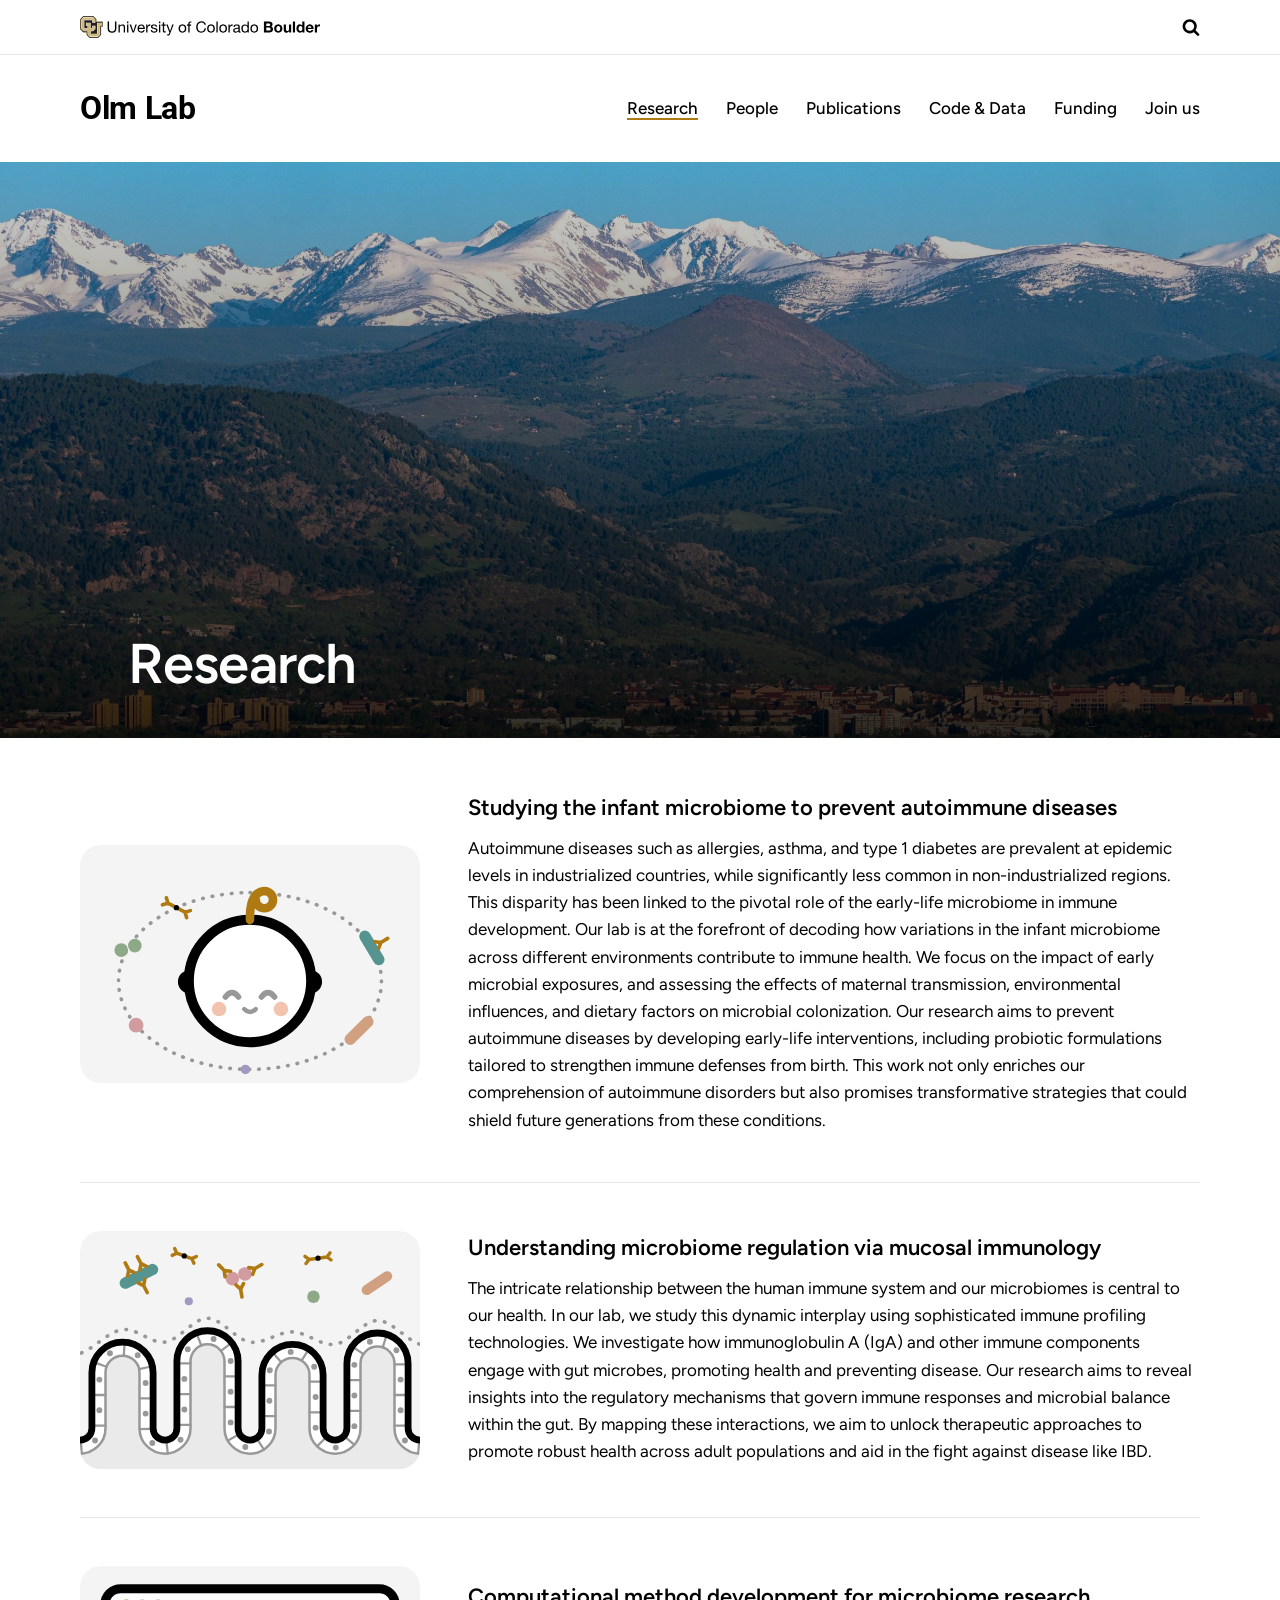
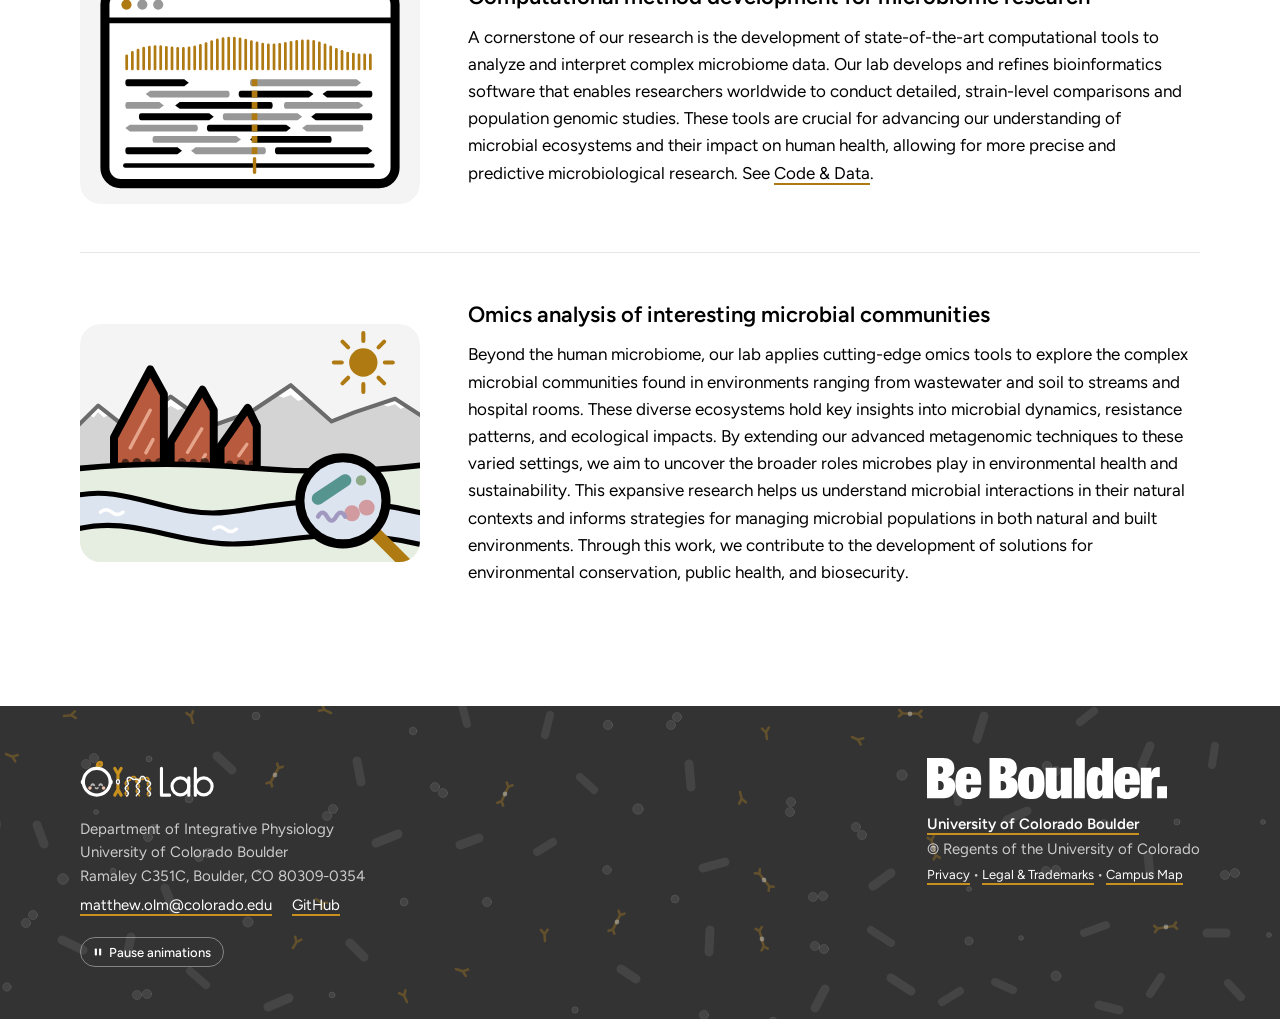
<file: research.html>
<!doctype html>
<html lang="en">
<head>
<meta charset="utf-8">
<meta name="viewport" content="width=device-width, initial-scale=1">
<meta http-equiv="Content-Security-Policy" content="default-src 'none'; script-src 'self'; style-src 'self' 'unsafe-inline'; img-src 'self'; font-src 'self'; base-uri 'none'; form-action 'none'; upgrade-insecure-requests">
<meta name="robots" content="noindex">
<title>Research | Olm Lab | University of Colorado Boulder</title>
<link rel="stylesheet" href="assets/css/site.css">
<style>
body{margin:0;background:#FFFFFF}
a{color:#000000;text-decoration-line:underline;text-decoration-color:#B07A12;text-decoration-thickness:2px;text-underline-offset:4px}
a:hover{color:#000000;text-decoration-color:#000000}
a:focus-visible{outline:3px solid #B07A12;outline-offset:4px;border-radius:2px}
.nav a{text-decoration-line:none}
.nav a:hover,.nav a[aria-current="page"]{text-decoration-line:underline;text-decoration-color:#B07A12}
ol li::marker{color:#646464;font-variant-numeric:tabular-nums}
.gut-bug{transform-box:view-box;animation-timing-function:ease-in-out;animation-iteration-count:infinite}
.gut-rod{animation-name:gutRod;animation-duration:7s}
.gut-coccus{animation-name:gutCoccus;animation-duration:5.5s}
.gut-diplo{animation-name:gutDiplo;animation-duration:8.5s}
.gut-iga{animation-name:gutIgA;animation-duration:9.5s}
.gut-speck{animation-name:gutSpeck;animation-duration:6.2s}
.gut-mucus{animation:gutMucus 3s linear infinite}
.orbit-flow{animation:gutOrbit 5s linear infinite}
@keyframes gutMucus{from{stroke-dashoffset:0}to{stroke-dashoffset:-9}}
@keyframes gutOrbit{from{stroke-dashoffset:0}to{stroke-dashoffset:-8.5475}}
.dark a{color:#FFFFFF;text-decoration-color:#C8901E}
.dark a:hover{color:#FFFFFF;text-decoration-color:#FFFFFF}
.dark a:focus-visible{outline-color:#C8901E}
.fb{transform-box:view-box;animation-timing-function:ease-in-out;animation-iteration-count:infinite}
.fr{animation-name:gutRod;animation-duration:7s}
.fc{animation-name:gutCoccus;animation-duration:5.5s}
.fd{animation-name:gutDiplo;animation-duration:8.5s}
.fs{animation-name:gutSpeck;animation-duration:6.2s}
.fi{animation-name:gutIgA;animation-duration:9.5s}
@keyframes gutRod{0%{transform:translate(0px,0px) rotate(0deg)}25%{transform:translate(6px,-3px) rotate(10deg)}50%{transform:translate(9px,2px) rotate(-4deg)}75%{transform:translate(3px,5px) rotate(-12deg)}100%{transform:translate(0px,0px) rotate(0deg)}}
@keyframes gutCoccus{0%{transform:translate(0px,0px)}30%{transform:translate(-5px,-6px)}60%{transform:translate(4px,-9px)}100%{transform:translate(0px,0px)}}
@keyframes gutDiplo{0%{transform:translate(0px,0px) rotate(0deg)}40%{transform:translate(-6px,-4px) rotate(-18deg)}70%{transform:translate(-2px,3px) rotate(10deg)}100%{transform:translate(0px,0px) rotate(0deg)}}
@keyframes gutIgA{0%{transform:translate(0px,0px) rotate(0deg)}30%{transform:translate(-5px,-4px) rotate(-20deg)}60%{transform:translate(3px,-7px) rotate(15deg)}85%{transform:translate(-2px,2px) rotate(-8deg)}100%{transform:translate(0px,0px) rotate(0deg)}}
@keyframes gutSpeck{0%{transform:translate(0px,0px)}25%{transform:translate(4px,-3px)}55%{transform:translate(-3px,-5px)}80%{transform:translate(2px,2px)}100%{transform:translate(0px,0px)}}
@media (prefers-reduced-motion: reduce){.site:not(.motion-on) .gut-bug,.site:not(.motion-on) .gut-mucus,.site:not(.motion-on) .orbit-flow,.site:not(.motion-on) .fb{animation:none}}
.skip-link{position:absolute;left:16px;top:-200px;z-index:20;padding:12px 18px;border-radius:6px;background:#FFFFFF;color:#000000;font-weight:600}
.skip-link:focus{top:10px}
main:focus{outline:none}
a{text-decoration-skip-ink:none}
.cu-bar a,.cu-bar a:hover{color:#000000}
.cu-home{display:block;width:100%;max-width:200px;min-width:160px;padding:16px 0}
@media (min-width:768px){.cu-home{max-width:240px}}
.sr-only{position:absolute;width:1px;height:1px;padding:0;margin:-1px;overflow:hidden;clip:rect(0,0,0,0);white-space:nowrap;border:0}
.motion-btn{display:inline-flex;align-items:center;min-height:30px;padding:0 12px;border:1px solid rgba(255,255,255,.4);border-radius:999px;background:transparent;color:#FFFFFF;font:inherit;font-size:13px;font-weight:500;line-height:1;cursor:pointer}
.motion-btn:hover{border-color:#FFFFFF;background:rgba(255,255,255,.08)}
.motion-btn:focus-visible{outline:3px solid #C8901E;outline-offset:3px}
.motion-paused .fb,.motion-paused .gut-bug,.motion-paused .gut-mucus,.motion-paused .orbit-flow{animation-play-state:paused}
.foot-id{display:flex;flex-direction:column;align-items:flex-start;gap:20px}
.foot-logo{display:flex;align-items:flex-end;height:40px}
.site-name{font-family:'Roboto','Helvetica Neue',Helvetica,Arial,sans-serif;font-size:32px;font-weight:700;line-height:1.1;letter-spacing:-0.01em;color:#000000;text-decoration-line:none}
.site-name:hover{color:#000000;text-decoration-line:underline;text-decoration-color:#B07A12}
</style>
<script src="assets/js/dc-lite.js" defer></script>
<script src="assets/js/pages/research.js" defer></script>
</head>
<body>
<div class="site" data-dc-attr-class="site {{motionClass}}" style="font-family: 'Figtree', system-ui, -apple-system, 'Segoe UI', sans-serif; color: #000000; background: #FFFFFF; font-size: 17px; line-height: 1.6" data-dc-bind>
<a class="skip-link" href="#main-content">Skip to main content</a>
<header>
<div class="cu-bar" style="background: #FFFFFF; border-bottom: 1px solid #E7E7E7">
<div style="max-width: 1120px; margin: 0 auto; padding: 0 clamp(20px, 5vw, 48px); display: flex; justify-content: space-between; align-items: center; gap: 16px">
<a class="cu-home" href="https://www.colorado.edu"><img src="assets/img/brand/cu-boulder-logo.svg" alt="University of Colorado Boulder" style="display: block; width: 100%; height: auto; aspect-ratio: 868.22 / 79.63"></a>
<a href="https://www.colorado.edu/search" aria-label="Search Colorado.edu" style="display: flex; align-items: center; justify-content: center; min-width: 44px; min-height: 44px; margin-right: -13px"><svg width="18" height="18" viewBox="0 0 1792 1792" aria-hidden="true" focusable="false"><path fill="currentColor" d="M1216 832q0-185-131.5-316.5t-316.5-131.5-316.5 131.5-131.5 316.5 131.5 316.5 316.5 131.5 316.5-131.5 131.5-316.5zm512 832q0 52-38 90t-90 38q-54 0-90-38l-343-342q-179 124-399 124-143 0-273.5-55.5t-225-150-150-225-55.5-273.5 55.5-273.5 150-225 225-150 273.5-55.5 273.5 55.5 225 150 150 225 55.5 273.5q0 220-124 399l343 343q37 37 37 90z"></path></svg></a>
</div>
</div>
<div style="max-width: 1120px; margin: 0 auto; padding: 30px clamp(20px, 5vw, 48px); display: flex; flex-wrap: wrap; justify-content: space-between; align-items: center; gap: 8px 40px">
<a class="site-name" href="index.html">Olm Lab</a>
<nav class="nav" aria-label="Main" style="display: flex; flex-wrap: wrap; gap: 4px 28px; font-size: 17px; font-weight: 500">
<a href="research.html" aria-current="page" style="padding: 10px 0">Research</a>
<a href="people/index.html" style="padding: 10px 0">People</a>
<a href="publications.html" style="padding: 10px 0">Publications</a>
<a href="code.html" style="padding: 10px 0">Code &amp; Data</a>
<a href="funding.html" style="padding: 10px 0">Funding</a>
<a href="join.html" style="padding: 10px 0">Join us</a>
</nav>
</div>
</header>
<main id="main-content" tabindex="-1">

<section style="position: relative; height: clamp(240px, 45vw, 648px); overflow: hidden; background: #000000">
<img data-dc-if="isSpring" hidden src="assets/img/banners/research-spring.jpg" alt="Green spring fields and the reservoir below the Flatirons and the snow-capped Indian Peaks" style="position: absolute; top: 0; left: 0; width: 100%; height: 100%; object-fit: cover; object-position: center 100%" loading="lazy">
<img data-dc-if="isSummer" hidden src="assets/img/banners/research-summer.jpg" alt="Aerial view of CU Boulder's East Campus and main campus below the Flatirons in summer" style="position: absolute; top: 0; left: 0; width: 100%; height: 100%; object-fit: cover; object-position: center 17%" loading="lazy">
<img data-dc-if="isFallOrWinter" src="assets/img/banners/research-fall-winter.jpg" alt="Snow-capped Indian Peaks above the foothills and the CU Boulder campus" style="position: absolute; top: 0; left: 0; width: 100%; height: 100%; object-fit: cover; object-position: center 64%">
<div style="position: absolute; top: 0; left: 0; width: 100%; height: 100%; background: linear-gradient(to top, rgba(0, 0, 0, 0.82) 0%, rgba(0, 0, 0, 0.45) 50%, rgba(0, 0, 0, 0.18) 100%)"></div>
<div style="position: relative; box-sizing: border-box; height: 100%; max-width: 1120px; margin: 0 auto; padding: 0 clamp(20px, 5vw, 48px) 44px; display: flex; flex-direction: column; justify-content: flex-end; gap: 10px">
<h1 style="margin: 0; color: #FFFFFF; font-size: clamp(36px, 5vw, 56px); line-height: 1.08; font-weight: 600; letter-spacing: -0.015em">Research</h1>
</div>
</section>

<div style="max-width: 1120px; margin: 0 auto; padding: 56px clamp(20px, 5vw, 48px) 72px">
<section style="display: flex; flex-wrap: wrap; align-items: center; gap: 24px 48px; padding: 0 0 48px;">
<figure style="flex: 1 1 220px; min-width: 0; max-width: 340px; margin: 0"><svg xmlns="http://www.w3.org/2000/svg" viewBox="0 0 300 210" role="img" aria-label="Illustration of a baby surrounded by a ring of gut microbes" stroke-linecap="round" stroke-linejoin="round" style="display: block; width: 100%; height: auto"><rect x="0" y="0" width="300" height="210" rx="18" fill="#F4F4F4"></rect><path class="orbit-flow" d="M150 42 A116 78 0 1 1 150 198 A116 78 0 1 1 150 42" fill="none" stroke="#989898" stroke-width="3.2" stroke-dasharray="0.5 8.0475"></path><path d="M96.6 113 A7.6 7.6 0 0 0 96.6 128.3 Z M203.4 113 A7.6 7.6 0 0 1 203.4 128.3 Z" fill="#000000" stroke="#000000" stroke-width="5.1"></path><circle cx="150" cy="120" r="54" fill="#FFFFFF" stroke="#000000" stroke-width="8.9"></circle><path d="M150 66 Q149.4 41.9 162.7 40.6 A7.6 7.6 0 1 1 155.1 48.2" fill="none" stroke="#B07A12" stroke-width="7.6"></path><circle cx="122.7" cy="144.8" r="6.4" fill="#F2C3AE"></circle><circle cx="177.3" cy="144.8" r="6.4" fill="#F2C3AE"></circle><path d="M128.4 134 Q134.1 126.4 139.8 134 M160.2 134 Q165.9 126.4 171.6 134" fill="none" stroke="#989898" stroke-width="5.1"></path><path d="M144.9 144.8 Q150 149.9 155.1 144.8" fill="none" stroke="#989898" stroke-width="3.8"></path><g class="gut-bug gut-rod" style="transform-origin:257.6px 90.8px"><path d="M263.7 101.1 L251.4 80.5" fill="none" stroke="#569490" stroke-width="10"></path><path d="M265.5 86 L271.5 82.4 M265.5 86 L260.1 85.3 M265.5 86 L263.5 91.1" fill="none" stroke="#B07A12" stroke-width="3.2"></path></g><g class="gut-bug gut-diplo" style="transform-origin:42.4px 90.8px"><circle cx="36.4" cy="92.8" r="6" fill="#8DA987"></circle><circle cx="48.4" cy="88.8" r="6" fill="#8DA987"></circle></g><g class="gut-bug gut-coccus" style="transform-origin:49.5px 159px"><circle cx="49.5" cy="159" r="6.5" fill="#D19B9F"></circle></g><g class="gut-bug gut-rod" style="transform-origin:246.2px 163.6px;animation-delay:-3s"><path d="M238.4 171.4 L254 155.9" fill="none" stroke="#D1A080" stroke-width="10"></path></g><g class="gut-bug gut-speck" style="transform-origin:146px 198px"><circle cx="146" cy="198" r="4.2" fill="#A299C1"></circle></g><g class="gut-bug gut-iga" style="transform-origin:85.1px 55.3px"><path d="M77.6 51.3 L92.6 59.3 M77.6 51.3 L76.2 46.6 M77.6 51.3 L72.8 52.8 M92.6 59.3 L94.1 64.1 M92.6 59.3 L97.4 57.9" fill="none" stroke="#B07A12" stroke-width="3.2"></path><circle cx="85.1" cy="55.3" r="2.3" fill="#000000"></circle></g><path d="M-2 -2 H302 V212 H-2 Z M18 0 A18 18 0 0 0 0 18 V192 A18 18 0 0 0 18 210 H282 A18 18 0 0 0 300 192 V18 A18 18 0 0 0 282 0 Z" fill="#FFFFFF" fill-rule="evenodd"></path></svg></figure>
<div style="flex: 999 1 560px; min-width: 0; max-width: 66ch; display: flex; flex-direction: column; gap: 12px">
<h2 style="margin: 0; font-size: 22px; line-height: 1.3; font-weight: 600; text-wrap: balance">Studying the infant microbiome to prevent autoimmune diseases</h2>
<p style="margin: 0">Autoimmune diseases such as allergies, asthma, and type 1 diabetes are prevalent at epidemic levels in industrialized countries, while significantly less common in non-industrialized regions. This disparity has been linked to the pivotal role of the early-life microbiome in immune development. Our lab is at the forefront of decoding how variations in the infant microbiome across different environments contribute to immune health. We focus on the impact of early microbial exposures, and assessing the effects of maternal transmission, environmental influences, and dietary factors on microbial colonization. Our research aims to prevent autoimmune diseases by developing early-life interventions, including probiotic formulations tailored to strengthen immune defenses from birth. This work not only enriches our comprehension of autoimmune disorders but also promises transformative strategies that could shield future generations from these conditions.</p>
</div>
</section>
<section style="display: flex; flex-wrap: wrap; align-items: center; gap: 24px 48px; padding: 48px 0; border-top: 1px solid #E7E7E7">
<figure style="flex: 1 1 220px; min-width: 0; max-width: 340px; margin: 0"><svg xmlns="http://www.w3.org/2000/svg" viewBox="0 0 300 210" role="img" aria-label="Illustration of intestinal villi lined with gut epithelial cells under a mucus layer, with IgA antibodies coating some gut bacteria" stroke-linecap="round" stroke-linejoin="round" style="display: block; width: 100%; height: auto"><rect x="0" y="0" width="300" height="210" rx="18" fill="#F4F4F4"></rect><path d="M-10.5 174 A10.5 10.5 0 0 0 10.5 174 V125 A27 27 0 0 1 64.5 125 V174 A10.5 10.5 0 0 0 85.5 174 V115 A27 27 0 0 1 139.5 115 V174 A10.5 10.5 0 0 0 160.5 174 V127 A27 27 0 0 1 214.5 127 V174 A10.5 10.5 0 0 0 235.5 174 V117 A27 27 0 0 1 289.5 117 V174 A10.5 10.5 0 0 0 310.5 174 V236 H-10.5 Z" fill="#FFFFFF"></path><path d="M-22.5 174 A22.5 22.5 0 0 0 22.5 174 V125 A15 15 0 0 1 52.5 125 V174 A22.5 22.5 0 0 0 97.5 174 V115 A15 15 0 0 1 127.5 115 V174 A22.5 22.5 0 0 0 172.5 174 V127 A15 15 0 0 1 202.5 127 V174 A22.5 22.5 0 0 0 247.5 174 V117 A15 15 0 0 1 277.5 117 V174 A22.5 22.5 0 0 0 322.5 174 V236 H-22.5 Z" fill="#EAEAEA"></path><path d="M-13.7 174 L-22.5 174 M0.9 187.7 L1.6 196.4 M13.7 171.7 L22.5 171.7 M13.7 144.7 L22.5 144.7 M15.2 116.8 L23.4 119.8 M39.2 101.3 L38.6 110 M60.8 120 L52.2 121.8 M61.3 147.6 L52.5 147.6 M61.3 174.6 L52.5 174.9 M76.5 187.6 L77.5 196.4 M88.7 171.1 L97.5 171.1 M88.7 144 L97.5 144 M88.7 116.9 L97.5 116.9 M103.8 92.8 L107 101 M131.4 100.5 L124.4 105.8 M136.3 128.3 L127.5 128.3 M136.3 155.3 L127.5 155.3 M138 180.7 L130.3 185 M157.5 185.5 L162.3 192.9 M163.7 163.3 L172.5 163.3 M163.7 136.3 L172.5 136.3 M171.7 109.2 L177.6 115.8 M200.2 106.9 L195.5 114.3 M211.3 132.9 L202.5 132.9 M211.3 160 L202.5 160 M215.4 183.7 L209.2 190 M235.4 182.9 L242.1 188.7 M238.7 158.7 L247.5 158.7 M238.7 131.6 L247.5 131.6 M242.8 103.7 L250.1 108.6 M269.8 94.3 L267.1 102.7 M286.3 117.6 L277.5 117.6 M286.3 144.7 L277.5 144.7 M286.3 171.7 L277.5 171.7 M299.1 187.7 L298.4 196.4 M313.7 174 L322.5 174" fill="none" stroke="#989898" stroke-width="2"></path><path d="M-22.5 174 A22.5 22.5 0 0 0 22.5 174 V125 A15 15 0 0 1 52.5 125 V174 A22.5 22.5 0 0 0 97.5 174 V115 A15 15 0 0 1 127.5 115 V174 A22.5 22.5 0 0 0 172.5 174 V127 A15 15 0 0 1 202.5 127 V174 A22.5 22.5 0 0 0 247.5 174 V117 A15 15 0 0 1 277.5 117 V174 A22.5 22.5 0 0 0 322.5 174" fill="none" stroke="#989898" stroke-width="2.2"></path><circle cx="-11.7" cy="186.5" r="2.6" fill="#989898"></circle><circle cx="13.3" cy="184.8" r="2.6" fill="#989898"></circle><circle cx="17.1" cy="158.2" r="2.6" fill="#989898"></circle><circle cx="17.1" cy="131.1" r="2.6" fill="#989898"></circle><circle cx="26.4" cy="107.9" r="2.6" fill="#989898"></circle><circle cx="50.9" cy="109.6" r="2.6" fill="#989898"></circle><circle cx="57.9" cy="134.1" r="2.6" fill="#989898"></circle><circle cx="57.9" cy="161.1" r="2.6" fill="#989898"></circle><circle cx="63.8" cy="187" r="2.6" fill="#989898"></circle><circle cx="88.7" cy="184.2" r="2.6" fill="#989898"></circle><circle cx="92.1" cy="157.5" r="2.6" fill="#989898"></circle><circle cx="92.1" cy="130.5" r="2.6" fill="#989898"></circle><circle cx="95.1" cy="104.3" r="2.6" fill="#989898"></circle><circle cx="117.9" cy="95.3" r="2.6" fill="#989898"></circle><circle cx="132.9" cy="114.7" r="2.6" fill="#989898"></circle><circle cx="132.9" cy="141.8" r="2.6" fill="#989898"></circle><circle cx="132.9" cy="168.9" r="2.6" fill="#989898"></circle><circle cx="145.9" cy="190.6" r="2.6" fill="#989898"></circle><circle cx="166.8" cy="176.9" r="2.6" fill="#989898"></circle><circle cx="167.1" cy="149.8" r="2.6" fill="#989898"></circle><circle cx="167.5" cy="122.9" r="2.6" fill="#989898"></circle><circle cx="185.9" cy="106.7" r="2.6" fill="#989898"></circle><circle cx="206.6" cy="119.8" r="2.6" fill="#989898"></circle><circle cx="207.9" cy="146.5" r="2.6" fill="#989898"></circle><circle cx="207.9" cy="173.5" r="2.6" fill="#989898"></circle><circle cx="225.7" cy="191.1" r="2.6" fill="#989898"></circle><circle cx="242.1" cy="172.2" r="2.6" fill="#989898"></circle><circle cx="242.1" cy="145.1" r="2.6" fill="#989898"></circle><circle cx="242.1" cy="118.1" r="2.6" fill="#989898"></circle><circle cx="255.8" cy="97.7" r="2.6" fill="#989898"></circle><circle cx="279.2" cy="105.2" r="2.6" fill="#989898"></circle><circle cx="282.9" cy="131.1" r="2.6" fill="#989898"></circle><circle cx="282.9" cy="158.2" r="2.6" fill="#989898"></circle><circle cx="286.7" cy="184.8" r="2.6" fill="#989898"></circle><circle cx="311.7" cy="186.5" r="2.6" fill="#989898"></circle><path d="M-10.5 174 A10.5 10.5 0 0 0 10.5 174 V125 A27 27 0 0 1 64.5 125 V174 A10.5 10.5 0 0 0 85.5 174 V115 A27 27 0 0 1 139.5 115 V174 A10.5 10.5 0 0 0 160.5 174 V127 A27 27 0 0 1 214.5 127 V174 A10.5 10.5 0 0 0 235.5 174 V117 A27 27 0 0 1 289.5 117 V174 A10.5 10.5 0 0 0 310.5 174" fill="none" stroke="#000000" stroke-width="6"></path><path class="gut-mucus" d="M-34.5 110 C-28.8 109.7 -12 111.8 0 108 C12 104.2 25 88.7 37.5 87 C50 85.3 62.5 99.7 75 98 C87.5 96.3 100 77 112.5 77 C125 77 137.5 96 150 98 C162.5 100 175 88.7 187.5 89 C200 89.3 212.5 101.7 225 100 C237.5 98.3 250 79 262.5 79 C275 79 288 96.2 300 100 C312 103.8 328.8 101.7 334.5 102" fill="none" stroke="#989898" stroke-width="3.2" stroke-dasharray="0.5 8.5"></path><g class="gut-bug gut-rod" style="transform-origin:52px 40px"><path d="M40 46 L64 34" fill="none" stroke="#569490" stroke-width="10"></path><path d="M43.1 34.3 L39.9 28.1 M43.1 34.3 L42 39.7 M43.1 34.3 L48 36.7" fill="none" stroke="#B07A12" stroke-width="3.2"></path><path d="M53.9 28.9 L50.7 22.7 M53.9 28.9 L52.8 34.3 M53.9 28.9 L58.8 31.3" fill="none" stroke="#B07A12" stroke-width="3.2"></path><path d="M56.1 48.1 L59.3 54.3 M56.1 48.1 L57.2 42.7 M56.1 48.1 L51.2 45.7" fill="none" stroke="#B07A12" stroke-width="3.2"></path></g><g class="gut-bug gut-diplo" style="transform-origin:140px 40px"><circle cx="134.5" cy="42" r="6" fill="#D19B9F"></circle><circle cx="145.5" cy="38" r="6" fill="#D19B9F"></circle><path d="M127.3 34.8 L122.4 29.9 M127.3 34.8 L128 40.3 M127.3 34.8 L132.8 35.5" fill="none" stroke="#B07A12" stroke-width="3.2"></path><path d="M154.3 33.1 L160.4 29.6 M154.3 33.1 L148.9 32.3 M154.3 33.1 L152.3 38.2" fill="none" stroke="#B07A12" stroke-width="3.2"></path><path d="M141.7 51.3 L142.9 58.2 M141.7 51.3 L144.3 46.5 M141.7 51.3 L137.6 47.6" fill="none" stroke="#B07A12" stroke-width="3.2"></path></g><g class="gut-bug gut-coccus" style="transform-origin:206px 58px"><circle cx="206" cy="58" r="5.5" fill="#8DA987"></circle></g><g class="gut-bug gut-speck" style="transform-origin:96px 62px"><circle cx="96" cy="62" r="3.6" fill="#A299C1"></circle></g><g class="gut-bug gut-rod" style="transform-origin:262px 46px;animation-delay:-2s"><path d="M253 52 L271 40" fill="none" stroke="#D1A080" stroke-width="9"></path></g><g class="gut-bug gut-iga" style="transform-origin:210px 24px"><path d="M202.1 25.1 L217.9 22.9 M202.1 25.1 L198.5 22.4 M202.1 25.1 L199.4 28.7 M217.9 22.9 L221.5 25.6 M217.9 22.9 L220.6 19.3" fill="none" stroke="#B07A12" stroke-width="3"></path><circle cx="210" cy="24" r="2.3" fill="#000000"></circle></g><g class="gut-bug gut-iga" style="transform-origin:92px 22px"><path d="M85.4 19.6 L98.6 24.4 M85.4 19.6 L83.5 15.5 M85.4 19.6 L81.3 21.5 M98.6 24.4 L100.5 28.5 M98.6 24.4 L102.7 22.5" fill="none" stroke="#B07A12" stroke-width="3"></path><circle cx="92" cy="22" r="2.3" fill="#000000"></circle></g><path d="M-2 -2 H302 V212 H-2 Z M18 0 A18 18 0 0 0 0 18 V192 A18 18 0 0 0 18 210 H282 A18 18 0 0 0 300 192 V18 A18 18 0 0 0 282 0 Z" fill="#FFFFFF" fill-rule="evenodd"></path></svg></figure>
<div style="flex: 999 1 560px; min-width: 0; max-width: 66ch; display: flex; flex-direction: column; gap: 12px">
<h2 style="margin: 0; font-size: 22px; line-height: 1.3; font-weight: 600; text-wrap: balance">Understanding microbiome regulation via mucosal immunology</h2>
<p style="margin: 0">The intricate relationship between the human immune system and our microbiomes is central to our health. In our lab, we study this dynamic interplay using sophisticated immune profiling technologies. We investigate how immunoglobulin A (IgA) and other immune components engage with gut microbes, promoting health and preventing disease. Our research aims to reveal insights into the regulatory mechanisms that govern immune responses and microbial balance within the gut. By mapping these interactions, we aim to unlock therapeutic approaches to promote robust health across adult populations and aid in the fight against disease like IBD.</p>
</div>
</section>
<section style="display: flex; flex-wrap: wrap; align-items: center; gap: 24px 48px; padding: 48px 0; border-top: 1px solid #E7E7E7">
<figure style="flex: 1 1 220px; min-width: 0; max-width: 340px; margin: 0"><svg xmlns="http://www.w3.org/2000/svg" viewBox="0 0 300 210" role="img" aria-label="Illustration of sequencing reads stacked against a genome in a software window, with one variant highlighted" stroke-linecap="round" stroke-linejoin="round" style="display: block; width: 100%; height: auto"><rect x="0" y="0" width="300" height="210" rx="18" fill="#F4F4F4"></rect><rect x="22" y="20" width="256" height="172" rx="14" fill="#FFFFFF" stroke="#000000" stroke-width="8"></rect><path d="M22 48 H278" stroke="#000000" stroke-width="5"></path><circle cx="41" cy="34" r="4.5" fill="#B07A12"></circle><circle cx="55" cy="34" r="4.5" fill="#989898"></circle><circle cx="69" cy="34" r="4.5" fill="#989898"></circle><rect x="40" y="78" width="2.4" height="14" rx="1.2" fill="#B07A12"></rect><rect x="45" y="75.1" width="2.4" height="16.9" rx="1.2" fill="#B07A12"></rect><rect x="50" y="73" width="2.4" height="19" rx="1.2" fill="#B07A12"></rect><rect x="55" y="71.3" width="2.4" height="20.7" rx="1.2" fill="#B07A12"></rect><rect x="60" y="70.3" width="2.4" height="21.7" rx="1.2" fill="#B07A12"></rect><rect x="65" y="69.9" width="2.4" height="22.1" rx="1.2" fill="#B07A12"></rect><rect x="70" y="70" width="2.4" height="22" rx="1.2" fill="#B07A12"></rect><rect x="75" y="70.5" width="2.4" height="21.5" rx="1.2" fill="#B07A12"></rect><rect x="80" y="71" width="2.4" height="21" rx="1.2" fill="#B07A12"></rect><rect x="85" y="71.4" width="2.4" height="20.6" rx="1.2" fill="#B07A12"></rect><rect x="90" y="71.5" width="2.4" height="20.5" rx="1.2" fill="#B07A12"></rect><rect x="95" y="71.1" width="2.4" height="20.9" rx="1.2" fill="#B07A12"></rect><rect x="100" y="70.2" width="2.4" height="21.8" rx="1.2" fill="#B07A12"></rect><rect x="105" y="68.8" width="2.4" height="23.2" rx="1.2" fill="#B07A12"></rect><rect x="110" y="67.2" width="2.4" height="24.8" rx="1.2" fill="#B07A12"></rect><rect x="115" y="65.5" width="2.4" height="26.5" rx="1.2" fill="#B07A12"></rect><rect x="120" y="64" width="2.4" height="28" rx="1.2" fill="#B07A12"></rect><rect x="125" y="62.9" width="2.4" height="29.1" rx="1.2" fill="#B07A12"></rect><rect x="130" y="62.4" width="2.4" height="29.6" rx="1.2" fill="#B07A12"></rect><rect x="135" y="62.5" width="2.4" height="29.5" rx="1.2" fill="#B07A12"></rect><rect x="140" y="63.1" width="2.4" height="28.9" rx="1.2" fill="#B07A12"></rect><rect x="145" y="64.2" width="2.4" height="27.8" rx="1.2" fill="#B07A12"></rect><rect x="150" y="65.5" width="2.4" height="26.5" rx="1.2" fill="#B07A12"></rect><rect x="155" y="66.7" width="2.4" height="25.3" rx="1.2" fill="#B07A12"></rect><rect x="160" y="67.7" width="2.4" height="24.3" rx="1.2" fill="#B07A12"></rect><rect x="165" y="68.3" width="2.4" height="23.7" rx="1.2" fill="#B07A12"></rect><rect x="170" y="68.3" width="2.4" height="23.7" rx="1.2" fill="#B07A12"></rect><rect x="175" y="67.9" width="2.4" height="24.1" rx="1.2" fill="#B07A12"></rect><rect x="180" y="67.1" width="2.4" height="24.9" rx="1.2" fill="#B07A12"></rect><rect x="185" y="66.2" width="2.4" height="25.8" rx="1.2" fill="#B07A12"></rect><rect x="190" y="65.3" width="2.4" height="26.7" rx="1.2" fill="#B07A12"></rect><rect x="195" y="64.8" width="2.4" height="27.2" rx="1.2" fill="#B07A12"></rect><rect x="200" y="64.8" width="2.4" height="27.2" rx="1.2" fill="#B07A12"></rect><rect x="205" y="65.4" width="2.4" height="26.6" rx="1.2" fill="#B07A12"></rect><rect x="210" y="66.6" width="2.4" height="25.4" rx="1.2" fill="#B07A12"></rect><rect x="215" y="68.3" width="2.4" height="23.7" rx="1.2" fill="#B07A12"></rect><rect x="220" y="70.2" width="2.4" height="21.8" rx="1.2" fill="#B07A12"></rect><rect x="225" y="72.3" width="2.4" height="19.7" rx="1.2" fill="#B07A12"></rect><rect x="230" y="74.1" width="2.4" height="17.9" rx="1.2" fill="#B07A12"></rect><rect x="235" y="75.6" width="2.4" height="16.4" rx="1.2" fill="#B07A12"></rect><rect x="240" y="76.6" width="2.4" height="15.4" rx="1.2" fill="#B07A12"></rect><rect x="245" y="77.1" width="2.4" height="14.9" rx="1.2" fill="#B07A12"></rect><rect x="250" y="77.3" width="2.4" height="14.7" rx="1.2" fill="#B07A12"></rect><rect x="255" y="77.3" width="2.4" height="14.7" rx="1.2" fill="#B07A12"></rect><path d="M42 100 H92 L96 103.0 L92 106 H42 A2 3 0 0 1 42 100" fill="#000000" stroke="none"></path><path d="M152 100 H244 L248 103.0 L244 106 H152 A2 3 0 0 1 152 100" fill="#989898" stroke="none"></path><path d="M130 110 H62 L58 113.0 L62 116 H130 A2 3 0 0 0 130 110" fill="#989898" stroke="none"></path><path d="M142 110 H202 L206 113.0 L202 116 H142 A2 3 0 0 1 142 110" fill="#000000" stroke="none"></path><path d="M256 110 H218 L214 113.0 L218 116 H256 A2 3 0 0 0 256 110" fill="#000000" stroke="none"></path><path d="M42 120 H70 L74 123.0 L70 126 H42 A2 3 0 0 1 42 120" fill="#989898" stroke="none"></path><path d="M168 120 H88 L84 123.0 L88 126 H168 A2 3 0 0 0 168 120" fill="#000000" stroke="none"></path><path d="M182 120 H246 L250 123.0 L246 126 H182 A2 3 0 0 1 182 120" fill="#989898" stroke="none"></path><path d="M54 130 H114 L118 133.0 L114 136 H54 A2 3 0 0 1 54 130" fill="#000000" stroke="none"></path><path d="M128 130 H192 L196 133.0 L192 136 H128 A2 3 0 0 1 128 130" fill="#989898" stroke="none"></path><path d="M256 130 H208 L204 133.0 L208 136 H256 A2 3 0 0 0 256 130" fill="#000000" stroke="none"></path><path d="M102 140 H44 L40 143.0 L44 146 H102 A2 3 0 0 0 102 140" fill="#989898" stroke="none"></path><path d="M114 140 H182 L186 143.0 L182 146 H114 A2 3 0 0 1 114 140" fill="#000000" stroke="none"></path><path d="M248 140 H200 L196 143.0 L200 146 H248 A2 3 0 0 0 248 140" fill="#989898" stroke="none"></path><path d="M66 150 H138 L142 153.0 L138 156 H66 A2 3 0 0 1 66 150" fill="#989898" stroke="none"></path><path d="M220 150 H154 L150 153.0 L154 156 H220 A2 3 0 0 0 220 150" fill="#000000" stroke="none"></path><path d="M42 160 H86 L90 163.0 L86 166 H42 A2 3 0 0 1 42 160" fill="#000000" stroke="none"></path><path d="M162 160 H102 L98 163.0 L102 166 H162 A2 3 0 0 0 162 160" fill="#989898" stroke="none"></path><path d="M174 160 H254 L258 163.0 L254 166 H174 A2 3 0 0 1 174 160" fill="#000000" stroke="none"></path><rect x="151.5" y="100" width="5" height="6" fill="#B07A12"></rect><rect x="151.5" y="110" width="5" height="6" fill="#B07A12"></rect><rect x="151.5" y="120" width="5" height="6" fill="#B07A12"></rect><rect x="151.5" y="130" width="5" height="6" fill="#B07A12"></rect><rect x="151.5" y="140" width="5" height="6" fill="#B07A12"></rect><rect x="151.5" y="150" width="5" height="6" fill="#B07A12"></rect><rect x="151.5" y="160" width="5" height="6" fill="#B07A12"></rect><path d="M40 176 H258" stroke="#000000" stroke-width="4"></path><path d="M154 170 L154 182" stroke="#B07A12" stroke-width="3"></path><path d="M-2 -2 H302 V212 H-2 Z M18 0 A18 18 0 0 0 0 18 V192 A18 18 0 0 0 18 210 H282 A18 18 0 0 0 300 192 V18 A18 18 0 0 0 282 0 Z" fill="#FFFFFF" fill-rule="evenodd"></path></svg></figure>
<div style="flex: 999 1 560px; min-width: 0; max-width: 66ch; display: flex; flex-direction: column; gap: 12px">
<h2 style="margin: 0; font-size: 22px; line-height: 1.3; font-weight: 600; text-wrap: balance">Computational method development for microbiome research</h2>
<p style="margin: 0">A cornerstone of our research is the development of state-of-the-art computational tools to analyze and interpret complex microbiome data. Our lab develops and refines bioinformatics software that enables researchers worldwide to conduct detailed, strain-level comparisons and population genomic studies. These tools are crucial for advancing our understanding of microbial ecosystems and their impact on human health, allowing for more precise and predictive microbiological research. See <a href="code.html">Code &amp; Data</a>.</p>
</div>
</section>
<section style="display: flex; flex-wrap: wrap; align-items: center; gap: 24px 48px; padding: 48px 0; border-top: 1px solid #E7E7E7">
<figure style="flex: 1 1 220px; min-width: 0; max-width: 340px; margin: 0"><svg xmlns="http://www.w3.org/2000/svg" viewBox="0 0 300 210" role="img" aria-label="Illustration of the Flatirons above a creek, with a magnifying glass showing microbes in the water" stroke-linecap="round" stroke-linejoin="round" style="display: block; width: 100%; height: auto"><rect x="0" y="0" width="300" height="210" rx="18" fill="#F4F4F4"></rect><path d="M269 34 L276 34 M263.4 20.6 L268.4 15.6 M250 15 L250 8 M236.6 20.6 L231.6 15.6 M231 34 L224 34 M236.6 47.4 L231.6 52.4 M250 53 L250 60 M263.4 47.4 L268.4 52.4" stroke="#B07A12" stroke-width="3.6" fill="none"></path><circle cx="250" cy="34" r="12.5" fill="#B07A12"></circle><path d="M-6 94 L16 72 L44 94 L80 64 L116 90 L150 78 L186 54 L222 86 L242 78 L278 66 L306 84 L306 132 L-6 132 Z" fill="#D4D4D4"></path><path d="M16 72 L26.1 79.9 L21 82.4 L16 77.9 L12 82.4 L8.1 79.9 Z M80 64 L93 73.4 L86.5 75.9 L80 72.1 L73.5 77.3 L67 74.8 Z M186 54 L199 65.5 L192.5 68 L186 62.6 L179.5 65.1 L173 62.6 Z M278 66 L288.1 72.5 L283 75 L278 70.9 L271.5 72.8 L265 70.3 Z" fill="#FFFFFF"></path><path d="M-6 94 L16 72 L44 94 L80 64 L116 90 L150 78 L186 54 L222 86 L242 78 L278 66 L306 84" fill="none" stroke="#6B6B6B" stroke-width="3.6"></path><path d="M30 126 V100 L62 40 L74 62 V126 Z" fill="#B85A3E"></path><path d="M44.3 109.3 L61.9 76.2" stroke="#E6A48A" stroke-width="3" fill="none"></path><path d="M58.1 113.7 L64.4 102" stroke="#E6A48A" stroke-width="3" fill="none"></path><path d="M30 126 V100 L62 40 L74 62 V126" fill="none" stroke="#000000" stroke-width="7"></path><path d="M80 126 V104 L108 58 L118 76 V126 Z" fill="#B85A3E"></path><path d="M94.9 113.2 L107.4 92.5" stroke="#E6A48A" stroke-width="3" fill="none"></path><path d="M108.9 118.1 L110.6 115.3" stroke="#E6A48A" stroke-width="3" fill="none"></path><path d="M80 126 V104 L108 58 L118 76 V126" fill="none" stroke="#000000" stroke-width="7"></path><path d="M124 126 V108 L148 74 L156 90 V126 Z" fill="#B85A3E"></path><path d="M140.1 116.3 L147.2 106.2" stroke="#E6A48A" stroke-width="3" fill="none"></path><path d="M124 126 V108 L148 74 L156 90 V126" fill="none" stroke="#000000" stroke-width="7"></path><circle cx="40" cy="122.0" r="3.1" fill="#000000" fill-opacity=".55"></circle><circle cx="50" cy="122.0" r="3.8" fill="#000000" fill-opacity=".55"></circle><circle cx="60" cy="122.0" r="3.1" fill="#000000" fill-opacity=".55"></circle><circle cx="70" cy="122.0" r="3.8" fill="#000000" fill-opacity=".55"></circle><circle cx="90" cy="122.0" r="3.8" fill="#000000" fill-opacity=".55"></circle><circle cx="100" cy="122.0" r="3.1" fill="#000000" fill-opacity=".55"></circle><circle cx="110" cy="122.0" r="3.8" fill="#000000" fill-opacity=".55"></circle><circle cx="132" cy="123.6" r="3.1" fill="#000000" fill-opacity=".55"></circle><circle cx="142" cy="123.6" r="3.8" fill="#000000" fill-opacity=".55"></circle><circle cx="152" cy="123.6" r="3.1" fill="#000000" fill-opacity=".55"></circle><path d="M-6 128 Q70 120 150 127 T306 124 V220 H-6 Z" fill="#E6EDE1"></path><path d="M-6 128 Q70 120 150 127 T306 124" fill="none" stroke="#000000" stroke-width="5"></path><path d="M-6 152 C40 140 80 172 130 166 S220 146 306 168 L306 196 C220 174 180 196 130 194 S40 168 -6 182 Z" fill="#DCE4EF"></path><path d="M-6 152 C40 140 80 172 130 166 S220 146 306 168" fill="none" stroke="#000000" stroke-width="4.5"></path><path d="M306 196 C220 174 180 196 130 194 S40 168 -6 182" fill="none" stroke="#000000" stroke-width="4.5"></path><path d="M18 166 q5 -4 10 0 t10 0 M118 181 q5 -4 10 0 t10 0" fill="none" stroke="#FFFFFF" stroke-width="3"></path><path d="M258.6 182.6 L286.6 210.6" stroke="#B07A12" stroke-width="11"></path><circle cx="232" cy="156" r="38" fill="#DCE4EF"></circle><g class="gut-bug gut-rod" style="transform-origin:224px 146px"><path d="M210 154 L234 138" fill="none" stroke="#569490" stroke-width="11"></path></g><g class="gut-bug gut-diplo" style="transform-origin:246px 164px"><circle cx="240" cy="167" r="7" fill="#D19B9F"></circle><circle cx="253" cy="162" r="7" fill="#D19B9F"></circle></g><g class="gut-bug gut-speck" style="transform-origin:222px 170px"><path d="M210 170 q4 -7 8 0 t8 0 t8 0" fill="none" stroke="#A299C1" stroke-width="3.8"></path></g><g class="gut-bug gut-speck" style="transform-origin:248px 138px"><circle cx="248" cy="138" r="4.6" fill="#8DA987"></circle></g><circle cx="232" cy="156" r="38" fill="none" stroke="#000000" stroke-width="8"></circle><path d="M-2 -2 H302 V212 H-2 Z M18 0 A18 18 0 0 0 0 18 V192 A18 18 0 0 0 18 210 H282 A18 18 0 0 0 300 192 V18 A18 18 0 0 0 282 0 Z" fill="#FFFFFF" fill-rule="evenodd"></path></svg></figure>
<div style="flex: 999 1 560px; min-width: 0; max-width: 66ch; display: flex; flex-direction: column; gap: 12px">
<h2 style="margin: 0; font-size: 22px; line-height: 1.3; font-weight: 600; text-wrap: balance">Omics analysis of interesting microbial communities</h2>
<p style="margin: 0">Beyond the human microbiome, our lab applies cutting-edge omics tools to explore the complex microbial communities found in environments ranging from wastewater and soil to streams and hospital rooms. These diverse ecosystems hold key insights into microbial dynamics, resistance patterns, and ecological impacts. By extending our advanced metagenomic techniques to these varied settings, we aim to uncover the broader roles microbes play in environmental health and sustainability. This expansive research helps us understand microbial interactions in their natural contexts and informs strategies for managing microbial populations in both natural and built environments. Through this work, we contribute to the development of solutions for environmental conservation, public health, and biosecurity.</p>
</div>
</section>
</div>

</main>
<div class="dark" style="position: relative; overflow: hidden; background: #333333">
<svg viewBox="0 0 2000 420" width="2000" height="420" aria-hidden="true" focusable="false" stroke-linecap="round" stroke-linejoin="round" style="position: absolute; top: 0; left: 50%; margin-left: -1000px; width: 2000px; height: 420px; pointer-events: none"><g fill="#FFFFFF" stroke="#FFFFFF" fill-opacity=".085" stroke-opacity=".085"><g class="fb fs" style="transform-origin:935px 304px;animation-delay:-4.2s"><circle cx="935" cy="304" r="3.2"></circle></g><g class="fb fc" style="transform-origin:847px 196px;animation-delay:-2.2s"><circle cx="847" cy="196" r="4.6"></circle></g><g class="fb fs" style="transform-origin:909px 366px;animation-delay:-6.6s"><circle cx="909" cy="366" r="2.7"></circle></g><g class="fb fr" style="transform-origin:905px 141px;animation-delay:-6.9s"><path d="M897 146L913 136" stroke-width="8"></path></g><g class="fb fr" style="transform-origin:947px 77px;animation-delay:-4.0s"><path d="M954 84L940 71" stroke-width="8"></path></g><g class="fb fc" style="transform-origin:764px 196px;animation-delay:-8.6s"><circle cx="764" cy="196" r="3.9"></circle></g><g class="fb fr" style="transform-origin:907px 19px;animation-delay:-8.7s"><path d="M910 9L905 29" stroke-width="8"></path></g><g class="fb fr" style="transform-origin:747px 132px;animation-delay:-6.2s"><path d="M736 137L758 128" stroke-width="9"></path></g><g class="fb fc" style="transform-origin:830px 319px;animation-delay:-3.7s"><circle cx="830" cy="319" r="5.3"></circle></g><g class="fb fc" style="transform-origin:968px 19px;animation-delay:-2.7s"><circle cx="968" cy="19" r="4.7"></circle></g><g class="fb fr" style="transform-origin:988px 268px;animation-delay:-6.4s"><path d="M996 273L981 263" stroke-width="9"></path></g><g class="fb fc" style="transform-origin:979px 362px;animation-delay:-2.8s"><circle cx="979" cy="362" r="4.5"></circle></g><g class="fb fr" style="transform-origin:829px 135px;animation-delay:-3.2s"><path d="M820 139L839 132" stroke-width="9"></path></g><g class="fb fc" style="transform-origin:967px 164px;animation-delay:-7.6s"><circle cx="967" cy="164" r="4.4"></circle></g><g class="fb fr" style="transform-origin:795px 357px;animation-delay:-2.2s"><path d="M787 349L804 365" stroke-width="9"></path></g><g class="fb fc" style="transform-origin:828px 404px;animation-delay:-8.0s"><circle cx="828" cy="404" r="4.1"></circle></g><g class="fb fd" style="transform-origin:799px 84px;animation-delay:-6.7s"><circle cx="795" cy="81" r="4.6"></circle><circle cx="803" cy="87" r="4.6"></circle></g><g class="fb fc" style="transform-origin:1030px 375px;animation-delay:-0.3s"><circle cx="1030" cy="375" r="5.3"></circle></g><g class="fb fr" style="transform-origin:824px 9px;animation-delay:-4.6s"><path d="M822 -1L827 18" stroke-width="8"></path></g><g class="fb fc" style="transform-origin:773px 25px;animation-delay:-6.3s"><circle cx="773" cy="25" r="3.8"></circle></g><g class="fb fr" style="transform-origin:717px 244px;animation-delay:-6.5s"><path d="M724 251L710 237" stroke-width="9"></path></g><g class="fb fr" style="transform-origin:719px 66px;animation-delay:-0.7s"><path d="M721 76L717 55" stroke-width="9"></path></g><g class="fb fr" style="transform-origin:1050px 70px;animation-delay:-5.3s"><path d="M1049 58L1051 81" stroke-width="9"></path></g><g class="fb fc" style="transform-origin:998px 103px;animation-delay:-6.6s"><circle cx="998" cy="103" r="5.3"></circle></g><g class="fb fr" style="transform-origin:639px 297px;animation-delay:-1.3s"><path d="M649 292L628 301" stroke-width="9"></path></g><g class="fb fr" style="transform-origin:1074px 159px;animation-delay:-9.0s"><path d="M1085 156L1063 162" stroke-width="9"></path></g><g class="fb fd" style="transform-origin:768px 412px;animation-delay:-2.9s"><circle cx="770" cy="417" r="4.6"></circle><circle cx="766" cy="407" r="4.6"></circle></g><g class="fb fc" style="transform-origin:1035px 193px;animation-delay:-3.6s"><circle cx="1035" cy="193" r="3.9"></circle></g><g class="fb fc" style="transform-origin:583px 325px;animation-delay:-4.8s"><circle cx="583" cy="325" r="3.9"></circle></g><g class="fb fd" style="transform-origin:1034px 15px;animation-delay:-1.6s"><circle cx="1031" cy="19" r="4.6"></circle><circle cx="1037" cy="11" r="4.6"></circle></g><g class="fb fd" style="transform-origin:1063px 314px;animation-delay:-7.0s"><circle cx="1064" cy="309" r="4.6"></circle><circle cx="1062" cy="319" r="4.6"></circle></g><g class="fb fd" style="transform-origin:690px 106px;animation-delay:-7.1s"><circle cx="693" cy="103" r="4.6"></circle><circle cx="687" cy="110" r="4.6"></circle></g><g class="fb fr" style="transform-origin:1069px 235px;animation-delay:-3.3s"><path d="M1069 246L1070 224" stroke-width="9"></path></g><g class="fb fd" style="transform-origin:1150px 101px;animation-delay:-8.8s"><circle cx="1151" cy="96" r="4.6"></circle><circle cx="1150" cy="106" r="4.6"></circle></g><g class="fb fd" style="transform-origin:1180px 241px;animation-delay:-2.3s"><circle cx="1184" cy="243" r="4.6"></circle><circle cx="1175" cy="240" r="4.6"></circle></g><g class="fb fd" style="transform-origin:1219px 125px;animation-delay:-7.2s"><circle cx="1222" cy="129" r="4.6"></circle><circle cx="1216" cy="121" r="4.6"></circle></g><g class="fb fc" style="transform-origin:709px 355px;animation-delay:-3.1s"><circle cx="709" cy="355" r="5.3"></circle></g><g class="fb fc" style="transform-origin:1262px 69px;animation-delay:-7.6s"><circle cx="1262" cy="69" r="5.2"></circle></g><g class="fb fc" style="transform-origin:616px 10px;animation-delay:-4.8s"><circle cx="616" cy="10" r="3.9"></circle></g><g class="fb fc" style="transform-origin:1133px 316px;animation-delay:-4.3s"><circle cx="1133" cy="316" r="4.8"></circle></g><g class="fb fs" style="transform-origin:692px 289px;animation-delay:-5.7s"><circle cx="692" cy="289" r="3.0"></circle></g><g class="fb fr" style="transform-origin:689px 402px;animation-delay:-5.3s"><path d="M685 392L692 412" stroke-width="8"></path></g><g class="fb fc" style="transform-origin:589px 412px;animation-delay:-1.6s"><circle cx="589" cy="412" r="4.9"></circle></g><g class="fb fd" style="transform-origin:1178px 190px;animation-delay:-1.5s"><circle cx="1173" cy="191" r="4.6"></circle><circle cx="1183" cy="190" r="4.6"></circle></g><g class="fb fr" style="transform-origin:558px 272px;animation-delay:-8.7s"><path d="M550 265L566 279" stroke-width="8"></path></g><g class="fb fc" style="transform-origin:1213px 332px;animation-delay:-3.4s"><circle cx="1213" cy="332" r="4.7"></circle></g><g class="fb fs" style="transform-origin:619px 166px;animation-delay:-6.5s"><circle cx="619" cy="166" r="2.7"></circle></g><g class="fb fc" style="transform-origin:525px 399px;animation-delay:-2.5s"><circle cx="525" cy="399" r="4.3"></circle></g><g class="fb fr" style="transform-origin:529px 193px;animation-delay:-4.9s"><path d="M534 205L525 182" stroke-width="9"></path></g><g class="fb fr" style="transform-origin:1340px 22px;animation-delay:-4.6s"><path d="M1344 10L1337 33" stroke-width="9"></path></g><g class="fb fc" style="transform-origin:608px 216px;animation-delay:-3.8s"><circle cx="608" cy="216" r="5.1"></circle></g><g class="fb fr" style="transform-origin:1241px 230px;animation-delay:-5.1s"><path d="M1251 237L1231 224" stroke-width="8"></path></g><g class="fb fs" style="transform-origin:473px 165px;animation-delay:-7.4s"><circle cx="473" cy="165" r="2.9"></circle></g><g class="fb fc" style="transform-origin:1010px 322px;animation-delay:-5.1s"><circle cx="1010" cy="322" r="4.7"></circle></g><g class="fb fr" style="transform-origin:1180px 292px;animation-delay:-7.9s"><path d="M1185 283L1175 302" stroke-width="9"></path></g><g class="fb fd" style="transform-origin:1142px 378px;animation-delay:-4.4s"><circle cx="1137" cy="379" r="4.6"></circle><circle cx="1147" cy="377" r="4.6"></circle></g><g class="fb fd" style="transform-origin:1272px 407px;animation-delay:-3.4s"><circle cx="1267" cy="408" r="4.6"></circle><circle cx="1277" cy="406" r="4.6"></circle></g><g class="fb fr" style="transform-origin:1261px 279px;animation-delay:-2.3s"><path d="M1271 285L1251 272" stroke-width="9"></path></g><g class="fb fc" style="transform-origin:423px 173px;animation-delay:-2.9s"><circle cx="423" cy="173" r="5.4"></circle></g><g class="fb fd" style="transform-origin:563px 149px;animation-delay:-1.3s"><circle cx="559" cy="151" r="4.6"></circle><circle cx="568" cy="147" r="4.6"></circle></g><g class="fb fr" style="transform-origin:585px 57px;animation-delay:-5.6s"><path d="M577 50L592 64" stroke-width="9"></path></g><g class="fb fr" style="transform-origin:489px 240px;animation-delay:-7.4s"><path d="M487 249L491 231" stroke-width="9"></path></g><g class="fb fc" style="transform-origin:429px 319px;animation-delay:-7.0s"><circle cx="429" cy="319" r="4.0"></circle></g><g class="fb fc" style="transform-origin:1329px 235px;animation-delay:-6.5s"><circle cx="1329" cy="235" r="4.1"></circle></g><g class="fb fd" style="transform-origin:460px 385px;animation-delay:-4.3s"><circle cx="463" cy="388" r="4.6"></circle><circle cx="456" cy="382" r="4.6"></circle></g><g class="fb fr" style="transform-origin:1328px 345px;animation-delay:-1.1s"><path d="M1319 344L1338 346" stroke-width="9"></path></g><g class="fb fd" style="transform-origin:511px 127px;animation-delay:-6.1s"><circle cx="514" cy="123" r="4.6"></circle><circle cx="508" cy="131" r="4.6"></circle></g><g class="fb fs" style="transform-origin:378px 404px;animation-delay:-0.0s"><circle cx="378" cy="404" r="2.8"></circle></g><g class="fb fs" style="transform-origin:509px 53px;animation-delay:-3.9s"><circle cx="509" cy="53" r="3.0"></circle></g><g class="fb fs" style="transform-origin:1102px 411px;animation-delay:-6.4s"><circle cx="1102" cy="411" r="2.9"></circle></g><g class="fb fd" style="transform-origin:390px 213px;animation-delay:-7.6s"><circle cx="386" cy="217" r="4.6"></circle><circle cx="393" cy="209" r="4.6"></circle></g><g class="fb fd" style="transform-origin:450px 55px;animation-delay:-7.7s"><circle cx="454" cy="52" r="4.6"></circle><circle cx="446" cy="58" r="4.6"></circle></g><g class="fb fr" style="transform-origin:1242px 174px;animation-delay:-4.2s"><path d="M1233 180L1251 167" stroke-width="9"></path></g><g class="fb fr" style="transform-origin:401px 128px;animation-delay:-3.9s"><path d="M404 138L397 119" stroke-width="9"></path></g><g class="fb fc" style="transform-origin:1221px 409px;animation-delay:-4.3s"><circle cx="1221" cy="409" r="4.6"></circle></g><g class="fb fd" style="transform-origin:320px 152px;animation-delay:-4.8s"><circle cx="315" cy="153" r="4.6"></circle><circle cx="324" cy="151" r="4.6"></circle></g><g class="fb fd" style="transform-origin:1411px 62px;animation-delay:-7.3s"><circle cx="1416" cy="65" r="4.6"></circle><circle cx="1407" cy="60" r="4.6"></circle></g><g class="fb fr" style="transform-origin:1317px 87px;animation-delay:-2.4s"><path d="M1318 96L1316 78" stroke-width="8"></path></g><g class="fb fd" style="transform-origin:502px 288px;animation-delay:-9.0s"><circle cx="497" cy="289" r="4.6"></circle><circle cx="507" cy="288" r="4.6"></circle></g><g class="fb fr" style="transform-origin:355px 107px;animation-delay:-5.8s"><path d="M353 96L357 119" stroke-width="8"></path></g><g class="fb fc" style="transform-origin:549px 93px;animation-delay:-3.9s"><circle cx="549" cy="93" r="3.9"></circle></g><g class="fb fr" style="transform-origin:1311px 291px;animation-delay:-1.5s"><path d="M1320 285L1302 296" stroke-width="8"></path></g><g class="fb fs" style="transform-origin:456px 106px;animation-delay:-3.4s"><circle cx="456" cy="106" r="2.5"></circle></g><g class="fb fr" style="transform-origin:1364px 280px;animation-delay:-1.1s"><path d="M1373 284L1355 276" stroke-width="8"></path></g><g class="fb fr" style="transform-origin:1377px 110px;animation-delay:-2.8s"><path d="M1387 105L1367 114" stroke-width="9"></path></g><g class="fb fc" style="transform-origin:1395px 391px;animation-delay:-3.4s"><circle cx="1395" cy="391" r="3.7"></circle></g><g class="fb fs" style="transform-origin:1329px 183px;animation-delay:-2.0s"><circle cx="1329" cy="183" r="2.5"></circle></g><g class="fb fc" style="transform-origin:1464px 118px;animation-delay:-6.8s"><circle cx="1464" cy="118" r="4.5"></circle></g><g class="fb fr" style="transform-origin:1506px 50px;animation-delay:-7.8s"><path d="M1502 59L1510 40" stroke-width="9"></path></g><g class="fb fr" style="transform-origin:264px 390px;animation-delay:-0.2s"><path d="M257 383L271 398" stroke-width="8"></path></g><g class="fb fr" style="transform-origin:223px 162px;animation-delay:-4.6s"><path d="M217 170L230 155" stroke-width="9"></path></g><g class="fb fd" style="transform-origin:1411px 165px;animation-delay:-2.9s"><circle cx="1416" cy="164" r="4.6"></circle><circle cx="1406" cy="165" r="4.6"></circle></g><g class="fb fs" style="transform-origin:1381px 232px;animation-delay:-6.5s"><circle cx="1381" cy="232" r="2.4"></circle></g><g class="fb fr" style="transform-origin:1455px 223px;animation-delay:-3.9s"><path d="M1444 227L1466 219" stroke-width="8"></path></g><g class="fb fr" style="transform-origin:1399px 329px;animation-delay:-6.0s"><path d="M1388 331L1410 327" stroke-width="8"></path></g><g class="fb fc" style="transform-origin:1416px 270px;animation-delay:-8.4s"><circle cx="1416" cy="270" r="4.9"></circle></g><g class="fb fc" style="transform-origin:367px 281px;animation-delay:-6.5s"><circle cx="367" cy="281" r="4.2"></circle></g><g class="fb fc" style="transform-origin:245px 328px;animation-delay:-3.9s"><circle cx="245" cy="328" r="5.1"></circle></g><g class="fb fs" style="transform-origin:279px 117px;animation-delay:-8.9s"><circle cx="279" cy="117" r="2.6"></circle></g><g class="fb fr" style="transform-origin:1447px 11px;animation-delay:-0.9s"><path d="M1454 5L1440 16" stroke-width="8"></path></g><g class="fb fr" style="transform-origin:1469px 302px;animation-delay:-8.0s"><path d="M1459 299L1479 304" stroke-width="9"></path></g><g class="fb fr" style="transform-origin:306px 46px;animation-delay:-2.7s"><path d="M317 41L295 51" stroke-width="9"></path></g><g class="fb fc" style="transform-origin:1326px 397px;animation-delay:-0.9s"><circle cx="1326" cy="397" r="3.9"></circle></g><g class="fb fr" style="transform-origin:433px 239px;animation-delay:-7.8s"><path d="M422 234L443 244" stroke-width="9"></path></g><g class="fb fr" style="transform-origin:199px 412px;animation-delay:-1.0s"><path d="M210 415L188 408" stroke-width="9"></path></g><g class="fb fr" style="transform-origin:1515px 280px;animation-delay:-6.8s"><path d="M1521 271L1510 288" stroke-width="8"></path></g><g class="fb fr" style="transform-origin:224px 215px;animation-delay:-6.0s"><path d="M216 208L231 221" stroke-width="8"></path></g><g class="fb fr" style="transform-origin:261px 24px;animation-delay:-8.2s"><path d="M269 31L253 16" stroke-width="9"></path></g><g class="fb fr" style="transform-origin:1450px 400px;animation-delay:-2.5s"><path d="M1461 397L1440 402" stroke-width="9"></path></g><g class="fb fr" style="transform-origin:1574px 50px;animation-delay:-1.6s"><path d="M1572 59L1575 40" stroke-width="8"></path></g><g class="fb fc" style="transform-origin:222px 72px;animation-delay:-0.5s"><circle cx="222" cy="72" r="5.0"></circle></g><g class="fb fc" style="transform-origin:476px 337px;animation-delay:-0.3s"><circle cx="476" cy="337" r="5.1"></circle></g><g class="fb fs" style="transform-origin:272px 175px;animation-delay:-8.5s"><circle cx="272" cy="175" r="3.0"></circle></g><g class="fb fc" style="transform-origin:148px 308px;animation-delay:-4.4s"><circle cx="148" cy="308" r="5.3"></circle></g><g class="fb fr" style="transform-origin:149px 135px;animation-delay:-5.8s"><path d="M153 145L144 126" stroke-width="8"></path></g><g class="fb fr" style="transform-origin:176px 38px;animation-delay:-3.7s"><path d="M176 28L176 48" stroke-width="8"></path></g><g class="fb fr" style="transform-origin:1663px 82px;animation-delay:-1.8s"><path d="M1652 85L1674 78" stroke-width="9"></path></g><g class="fb fr" style="transform-origin:1530px 401px;animation-delay:-0.8s"><path d="M1539 403L1520 399" stroke-width="8"></path></g><g class="fb fr" style="transform-origin:135px 185px;animation-delay:-8.3s"><path d="M146 188L125 183" stroke-width="8"></path></g><g class="fb fd" style="transform-origin:137px 369px;animation-delay:-6.9s"><circle cx="141" cy="367" r="4.6"></circle><circle cx="132" cy="371" r="4.6"></circle></g><g class="fb fs" style="transform-origin:1537px 116px;animation-delay:-6.5s"><circle cx="1537" cy="116" r="3.1"></circle></g><g class="fb fc" style="transform-origin:1665px 146px;animation-delay:-8.0s"><circle cx="1665" cy="146" r="5.4"></circle></g><g class="fb fs" style="transform-origin:323px 402px;animation-delay:-2.8s"><circle cx="323" cy="402" r="2.5"></circle></g><g class="fb fr" style="transform-origin:1594px 284px;animation-delay:-0.7s"><path d="M1588 277L1601 291" stroke-width="8"></path></g><g class="fb fd" style="transform-origin:1590px 168px;animation-delay:-6.0s"><circle cx="1585" cy="169" r="4.6"></circle><circle cx="1595" cy="167" r="4.6"></circle></g><g class="fb fc" style="transform-origin:109px 82px;animation-delay:-6.3s"><circle cx="109" cy="82" r="3.7"></circle></g><g class="fb fr" style="transform-origin:46px 69px;animation-delay:-7.9s"><path d="M43 80L50 57" stroke-width="8"></path></g><g class="fb fc" style="transform-origin:54px 187px;animation-delay:-3.4s"><circle cx="54" cy="187" r="5.0"></circle></g><g class="fb fr" style="transform-origin:1722px 62px;animation-delay:-5.9s"><path d="M1713 69L1731 55" stroke-width="8"></path></g><g class="fb fd" style="transform-origin:79px 246px;animation-delay:-6.2s"><circle cx="76" cy="242" r="4.6"></circle><circle cx="82" cy="250" r="4.6"></circle></g><g class="fb fr" style="transform-origin:1509px 159px;animation-delay:-6.3s"><path d="M1510 169L1508 149" stroke-width="9"></path></g><g class="fb fs" style="transform-origin:1623px 116px;animation-delay:-0.6s"><circle cx="1623" cy="116" r="2.5"></circle></g><g class="fb fc" style="transform-origin:65px 137px;animation-delay:-2.9s"><circle cx="65" cy="137" r="3.7"></circle></g><g class="fb fs" style="transform-origin:1629px 229px;animation-delay:-5.0s"><circle cx="1629" cy="229" r="2.4"></circle></g><g class="fb fr" style="transform-origin:164px 229px;animation-delay:-7.4s"><path d="M154 231L174 227" stroke-width="9"></path></g><g class="fb fr" style="transform-origin:94px 330px;animation-delay:-3.0s"><path d="M100 323L88 337" stroke-width="8"></path></g><g class="fb fs" style="transform-origin:1622px 405px;animation-delay:-6.4s"><circle cx="1622" cy="405" r="2.8"></circle></g><g class="fb fd" style="transform-origin:1535px 331px;animation-delay:-1.1s"><circle cx="1533" cy="336" r="4.6"></circle><circle cx="1536" cy="327" r="4.6"></circle></g><g class="fb fc" style="transform-origin:1645px 30px;animation-delay:-2.1s"><circle cx="1645" cy="30" r="4.7"></circle></g><g class="fb fr" style="transform-origin:209px 278px;animation-delay:-6.9s"><path d="M220 273L198 282" stroke-width="9"></path></g><g class="fb fd" style="transform-origin:1691px 241px;animation-delay:-0.9s"><circle cx="1695" cy="244" r="4.6"></circle><circle cx="1687" cy="238" r="4.6"></circle></g><g class="fb fc" style="transform-origin:1716px 8px;animation-delay:-1.9s"><circle cx="1716" cy="8" r="3.6"></circle></g><g class="fb fs" style="transform-origin:8px 226px;animation-delay:-6.3s"><circle cx="8" cy="226" r="2.7"></circle></g><g class="fb fd" style="transform-origin:1716px 145px;animation-delay:-2.5s"><circle cx="1715" cy="140" r="4.6"></circle><circle cx="1717" cy="150" r="4.6"></circle></g><g class="fb fr" style="transform-origin:1635px 351px;animation-delay:-4.6s"><path d="M1639 341L1632 362" stroke-width="8"></path></g><g class="fb fc" style="transform-origin:1648px 278px;animation-delay:-2.2s"><circle cx="1648" cy="278" r="5.4"></circle></g><g class="fb fr" style="transform-origin:68px 399px;animation-delay:-3.6s"><path d="M75 405L61 393" stroke-width="8"></path></g><g class="fb fd" style="transform-origin:1783px 204px;animation-delay:-0.8s"><circle cx="1787" cy="200" r="4.6"></circle><circle cx="1780" cy="207" r="4.6"></circle></g><g class="fb fc" style="transform-origin:1784px 152px;animation-delay:-6.5s"><circle cx="1784" cy="152" r="5.2"></circle></g><g class="fb fr" style="transform-origin:1685px 404px;animation-delay:-6.8s"><path d="M1682 414L1688 394" stroke-width="9"></path></g><g class="fb fs" style="transform-origin:1680px 320px;animation-delay:-7.2s"><circle cx="1680" cy="320" r="2.7"></circle></g><g class="fb fr" style="transform-origin:43px 354px;animation-delay:-5.4s"><path d="M34 347L51 361" stroke-width="9"></path></g><g class="fb fr" style="transform-origin:1740px 288px;animation-delay:-0.2s"><path d="M1744 279L1736 297" stroke-width="9"></path></g><g class="fb fd" style="transform-origin:1754px 102px;animation-delay:-6.3s"><circle cx="1759" cy="101" r="4.6"></circle><circle cx="1749" cy="103" r="4.6"></circle></g><g class="fb fc" style="transform-origin:1723px 364px;animation-delay:-7.1s"><circle cx="1723" cy="364" r="4.6"></circle></g><g class="fb fr" style="transform-origin:1815px 371px;animation-delay:-3.3s"><path d="M1811 381L1818 361" stroke-width="8"></path></g><g class="fb fc" style="transform-origin:1794px 70px;animation-delay:-0.2s"><circle cx="1794" cy="70" r="5.0"></circle></g><g class="fb fr" style="transform-origin:7px 160px;animation-delay:-6.4s"><path d="M8 150L5 169" stroke-width="8"></path></g><g class="fb fc" style="transform-origin:1834px 161px;animation-delay:-7.5s"><circle cx="1834" cy="161" r="4.9"></circle></g><g class="fb fr" style="transform-origin:1732px 193px;animation-delay:-2.2s"><path d="M1722 201L1741 186" stroke-width="9"></path></g><g class="fb fc" style="transform-origin:1774px 10px;animation-delay:-6.0s"><circle cx="1774" cy="10" r="4.3"></circle></g><g class="fb fr" style="transform-origin:1893px 140px;animation-delay:-8.0s"><path d="M1887 150L1899 131" stroke-width="9"></path></g><g class="fb fc" style="transform-origin:1932px 187px;animation-delay:-1.9s"><circle cx="1932" cy="187" r="4.2"></circle></g><g class="fb fc" style="transform-origin:1903px 44px;animation-delay:-0.7s"><circle cx="1903" cy="44" r="5.3"></circle></g><g class="fb fr" style="transform-origin:1907px 394px;animation-delay:-6.9s"><path d="M1914 401L1901 387" stroke-width="8"></path></g><g class="fb fs" style="transform-origin:1768px 333px;animation-delay:-7.5s"><circle cx="1768" cy="333" r="3.1"></circle></g><g class="fb fd" style="transform-origin:1964px 85px;animation-delay:-8.1s"><circle cx="1969" cy="86" r="4.6"></circle><circle cx="1959" cy="85" r="4.6"></circle></g><g class="fb fc" style="transform-origin:1984px 184px;animation-delay:-0.8s"><circle cx="1984" cy="184" r="5.2"></circle></g><g class="fb fc" style="transform-origin:1957px 140px;animation-delay:-0.3s"><circle cx="1957" cy="140" r="3.8"></circle></g><g class="fb fs" style="transform-origin:1959px 232px;animation-delay:-5.1s"><circle cx="1959" cy="232" r="2.7"></circle></g><g class="fb fc" style="transform-origin:1971px 329px;animation-delay:-5.8s"><circle cx="1971" cy="329" r="4.8"></circle></g><g class="fb fr" style="transform-origin:1993px 38px;animation-delay:-8.6s"><path d="M1988 47L1998 30" stroke-width="9"></path></g><g class="fb fr" style="transform-origin:1576px 227px;animation-delay:-6.1s"><path d="M1567 227L1586 227" stroke-width="9"></path></g><g class="fb fr" style="transform-origin:1937px 7px;animation-delay:-6.8s"><path d="M1944 -1L1929 15" stroke-width="9"></path></g></g><g stroke="#C8901E" stroke-opacity=".32" stroke-width="2.6" fill="none"><g class="fb fi" style="transform-origin:905px 235px;animation-delay:-3.2s"><path d="M905 235L904.5 228.1M904.5 228.1l3.2 -4.4M904.5 228.1l-3.5 -4.2"></path></g><g class="fb fi" style="transform-origin:816px 263px;animation-delay:-6.7s"><path d="M816 263L822.8 265.2M822.8 265.2l2.9 4.7M822.8 265.2l5.3 -1.6"></path></g><g class="fb fi" style="transform-origin:881px 323px;animation-delay:-1.4s"><path d="M881 323L887.7 321.0M887.7 321.0l5.2 1.8M887.7 321.0l3.0 -4.6"></path></g><g class="fb fi" style="transform-origin:977px 216px;animation-delay:-2.3s"><path d="M972.9 223.4L980.1 209.1M972.9 223.4l-4.3 1.4M972.9 223.4l1.4 4.3M980.1 209.1l4.3 -1.4M980.1 209.1l-1.4 -4.3"></path><circle cx="977" cy="216" r="2.4" stroke="none" fill="#FFFFFF" fill-opacity=".35"></circle></g><g class="fb fi" style="transform-origin:865px 88px;animation-delay:-8.6s"><path d="M861.6 95.3L868.3 80.8M861.6 95.3l-4.2 1.5M861.6 95.3l1.5 4.2M868.3 80.8l4.2 -1.5M868.3 80.8l-1.5 -4.2"></path><circle cx="865" cy="88" r="2.4" stroke="none" fill="#FFFFFF" fill-opacity=".35"></circle></g><g class="fb fi" style="transform-origin:767px 296px;animation-delay:-1.6s"><path d="M767 296L764.1 289.7M764.1 289.7l1.3 -5.3M764.1 289.7l-4.9 -2.6"></path></g><g class="fb fi" style="transform-origin:691px 7px;animation-delay:-0.5s"><path d="M691 7L684.4 3.8M684.4 3.8l-2.2 -5.0M684.4 3.8l-5.4 0.9"></path></g><g class="fb fi" style="transform-origin:948px 404px;animation-delay:-4.4s"><path d="M948 404L955.1 402.1M955.1 402.1l4.9 2.4M955.1 402.1l3.6 -4.2"></path></g><g class="fb fi" style="transform-origin:676px 193px;animation-delay:-3.7s"><path d="M676 193L681.7 196.9M681.7 196.9l1.4 5.3M681.7 196.9l5.5 -0.1"></path></g><g class="fb fi" style="transform-origin:1124px 174px;animation-delay:-5.3s"><path d="M1129.2 180.3L1119.4 167.7M1129.2 180.3l-0.5 4.5M1129.2 180.3l4.5 0.5M1119.4 167.7l0.5 -4.5M1119.4 167.7l-4.5 -0.5"></path><circle cx="1124" cy="174" r="2.4" stroke="none" fill="#FFFFFF" fill-opacity=".35"></circle></g><g class="fb fi" style="transform-origin:1122px 233px;animation-delay:-8.5s"><path d="M1123.8 240.4L1119.5 225.0M1123.8 240.4l-2.2 3.9M1123.8 240.4l3.9 2.2M1119.5 225.0l2.2 -3.9M1119.5 225.0l-3.9 -2.2"></path><circle cx="1122" cy="233" r="2.4" stroke="none" fill="#FFFFFF" fill-opacity=".35"></circle></g><g class="fb fi" style="transform-origin:653px 242px;animation-delay:-7.7s"><path d="M653 242L656.4 236.1M656.4 236.1l4.9 -2.4M656.4 236.1l-1.2 -5.4"></path></g><g class="fb fi" style="transform-origin:1127px 33px;animation-delay:-2.6s"><path d="M1127 33L1126.0 26.4M1126.0 26.4l2.7 -4.8M1126.0 26.4l-4.0 -3.8"></path></g><g class="fb fi" style="transform-origin:623px 373px;animation-delay:-3.3s"><path d="M623 373L616.4 370.3M616.4 370.3l-3.1 -4.6M616.4 370.3l-5.2 1.9"></path></g><g class="fb fi" style="transform-origin:635px 69px;animation-delay:-3.7s"><path d="M638.5 62.0L630.8 76.0M638.5 62.0l4.3 -1.3M638.5 62.0l-1.3 -4.3M630.8 76.0l-4.3 1.3M630.8 76.0l1.3 4.3"></path><circle cx="635" cy="69" r="2.4" stroke="none" fill="#FFFFFF" fill-opacity=".35"></circle></g><g class="fb fi" style="transform-origin:1100px 86px;animation-delay:-5.2s"><path d="M1100 86L1101.7 92.7M1101.7 92.7l-2.5 4.9M1101.7 92.7l4.1 3.6"></path></g><g class="fb fi" style="transform-origin:1212px 31px;animation-delay:-2.7s"><path d="M1212 31L1218.0 33.7M1218.0 33.7l2.7 4.8M1218.0 33.7l5.3 -1.4"></path></g><g class="fb fi" style="transform-origin:1095px 357px;animation-delay:-4.2s"><path d="M1095 357L1088.6 358.6M1088.6 358.6l-5.0 -2.3M1088.6 358.6l-3.4 4.3"></path></g><g class="fb fi" style="transform-origin:1266px 329px;animation-delay:-7.9s"><path d="M1266 329L1270.9 334.3M1270.9 334.3l0.3 5.5M1270.9 334.3l5.4 1.1"></path></g><g class="fb fi" style="transform-origin:553px 17px;animation-delay:-4.8s"><path d="M553 17L551.0 10.3M551.0 10.3l2.0 -5.1M551.0 10.3l-4.5 -3.2"></path></g><g class="fb fi" style="transform-origin:528px 334px;animation-delay:-8.0s"><path d="M528 334L534.3 337.2M534.3 337.2l2.1 5.1M534.3 337.2l5.4 -0.8"></path></g><g class="fb fi" style="transform-origin:366px 48px;animation-delay:-3.0s"><path d="M366 48L372.4 50.7M372.4 50.7l2.8 4.7M372.4 50.7l5.3 -1.6"></path></g><g class="fb fi" style="transform-origin:313px 350px;animation-delay:-1.1s"><path d="M320.8 350.4L304.9 349.0M320.8 350.4l2.9 3.4M320.8 350.4l3.4 -2.9M304.9 349.0l-2.9 -3.4M304.9 349.0l-3.4 2.9"></path><circle cx="313" cy="350" r="2.4" stroke="none" fill="#FFFFFF" fill-opacity=".35"></circle></g><g class="fb fi" style="transform-origin:1294px 142px;animation-delay:-5.1s"><path d="M1295.9 149.4L1291.5 134.1M1295.9 149.4l-2.2 3.9M1295.9 149.4l3.9 2.2M1291.5 134.1l2.2 -3.9M1291.5 134.1l-3.9 -2.2"></path><circle cx="1294" cy="142" r="2.4" stroke="none" fill="#FFFFFF" fill-opacity=".35"></circle></g><g class="fb fi" style="transform-origin:373px 337px;animation-delay:-8.2s"><path d="M373 337L366.5 337.1M366.5 337.1l-4.5 -3.2M366.5 337.1l-4.2 3.5"></path></g><g class="fb fi" style="transform-origin:330px 237px;animation-delay:-3.2s"><path d="M335.5 231.8L324.1 243.1M335.5 231.8l4.5 0.0M335.5 231.8l0.0 -4.5M324.1 243.1l-4.5 -0.0M324.1 243.1l-0.0 4.5"></path><circle cx="330" cy="237" r="2.4" stroke="none" fill="#FFFFFF" fill-opacity=".35"></circle></g><g class="fb fi" style="transform-origin:1484px 358px;animation-delay:-4.3s"><path d="M1484 358L1484.7 350.8M1484.7 350.8l3.8 -4.0M1484.7 350.8l-3.0 -4.6"></path></g><g class="fb fi" style="transform-origin:424px 10px;animation-delay:-4.1s"><path d="M424 10L431.0 9.2M431.0 9.2l4.8 2.8M431.0 9.2l3.8 -3.9"></path></g><g class="fb fi" style="transform-origin:1270px 8px;animation-delay:-0.3s"><path d="M1262.3 7.2L1278.3 7.8M1262.3 7.2l-3.1 -3.3M1262.3 7.2l-3.3 3.1M1278.3 7.8l3.1 3.3M1278.3 7.8l3.3 -3.1"></path><circle cx="1270" cy="8" r="2.4" stroke="none" fill="#FFFFFF" fill-opacity=".35"></circle></g><g class="fb fi" style="transform-origin:1526px 221px;animation-delay:-2.1s"><path d="M1517.7 222.5L1533.5 220.0M1517.7 222.5l-3.6 -2.6M1517.7 222.5l-2.6 3.6M1533.5 220.0l3.6 2.6M1533.5 220.0l2.6 -3.6"></path><circle cx="1526" cy="221" r="2.4" stroke="none" fill="#FFFFFF" fill-opacity=".35"></circle></g><g class="fb fi" style="transform-origin:185px 347px;animation-delay:-6.5s"><path d="M185 347L179.8 351.3M179.8 351.3l-5.5 0.1M179.8 351.3l-1.2 5.4"></path></g><g class="fb fi" style="transform-origin:280px 271px;animation-delay:-4.9s"><path d="M280 271L286.9 270.1M286.9 270.1l4.7 2.9M286.9 270.1l3.9 -3.8"></path></g><g class="fb fi" style="transform-origin:92px 6px;animation-delay:-3.6s"><path d="M93.0 14.3L91.6 -1.7M93.0 14.3l-2.9 3.4M93.0 14.3l3.4 2.9M91.6 -1.7l2.9 -3.4M91.6 -1.7l-3.4 -2.9"></path><circle cx="92" cy="6" r="2.4" stroke="none" fill="#FFFFFF" fill-opacity=".35"></circle></g><g class="fb fi" style="transform-origin:25px 293px;animation-delay:-4.7s"><path d="M25 293L32.2 292.4M32.2 292.4l4.7 2.9M32.2 292.4l4.0 -3.8"></path></g><g class="fb fi" style="transform-origin:1577px 377px;animation-delay:-2.4s"><path d="M1569.3 376.0L1585.2 377.7M1569.3 376.0l-2.8 -3.5M1569.3 376.0l-3.5 2.8M1585.2 377.7l2.8 3.5M1585.2 377.7l3.5 -2.8"></path><circle cx="1577" cy="377" r="2.4" stroke="none" fill="#FFFFFF" fill-opacity=".35"></circle></g><g class="fb fi" style="transform-origin:1773px 406px;animation-delay:-0.6s"><path d="M1773 406L1766.2 408.6M1766.2 408.6l-5.3 -1.6M1766.2 408.6l-2.9 4.7"></path></g><g class="fb fi" style="transform-origin:1886px 330px;animation-delay:-6.8s"><path d="M1886 330L1879.9 333.4M1879.9 333.4l-5.4 -0.9M1879.9 333.4l-2.2 5.1"></path></g><g class="fb fi" style="transform-origin:1843px 87px;animation-delay:-8.7s"><path d="M1850.3 90.8L1836.6 82.5M1850.3 90.8l1.1 4.4M1850.3 90.8l4.4 -1.1M1836.6 82.5l-1.1 -4.4M1836.6 82.5l-4.4 1.1"></path><circle cx="1843" cy="87" r="2.4" stroke="none" fill="#FFFFFF" fill-opacity=".35"></circle></g><g class="fb fi" style="transform-origin:1815px 297px;animation-delay:-2.7s"><path d="M1815 297L1821.3 298.2M1821.3 298.2l3.4 4.3M1821.3 298.2l5.0 -2.3"></path></g><g class="fb fi" style="transform-origin:1861px 273px;animation-delay:-4.3s"><path d="M1861 273L1854.6 275.6M1854.6 275.6l-5.3 -1.5M1854.6 275.6l-2.7 4.8"></path></g><g class="fb fi" style="transform-origin:1850px 221px;animation-delay:-8.1s"><path d="M1855.0 214.1L1845.8 227.2M1855.0 214.1l4.4 -0.8M1855.0 214.1l-0.8 -4.4M1845.8 227.2l-4.4 0.8M1845.8 227.2l0.8 4.4"></path><circle cx="1850" cy="221" r="2.4" stroke="none" fill="#FFFFFF" fill-opacity=".35"></circle></g><g class="fb fi" style="transform-origin:1914px 260px;animation-delay:-3.5s"><path d="M1914 260L1909.0 264.4M1909.0 264.4l-5.5 0.3M1909.0 264.4l-1.1 5.4"></path></g><g class="fb fi" style="transform-origin:15px 21px;animation-delay:-2.1s"><path d="M21.5 25.0L8.1 16.1M21.5 25.0l0.9 4.4M21.5 25.0l4.4 -0.9M8.1 16.1l-0.9 -4.4M8.1 16.1l-4.4 0.9"></path><circle cx="15" cy="21" r="2.4" stroke="none" fill="#FFFFFF" fill-opacity=".35"></circle></g><g class="fb fi" style="transform-origin:1852px 33px;animation-delay:-8.6s"><path d="M1844.9 36.3L1859.1 29.0M1844.9 36.3l-4.3 -1.4M1844.9 36.3l-1.4 4.3M1859.1 29.0l4.3 1.4M1859.1 29.0l1.4 -4.3"></path><circle cx="1852" cy="33" r="2.4" stroke="none" fill="#FFFFFF" fill-opacity=".35"></circle></g><g class="fb fi" style="transform-origin:1965px 388px;animation-delay:-8.1s"><path d="M1965 388L1959.4 383.1M1959.4 383.1l-1.0 -5.4M1959.4 383.1l-5.5 -0.4"></path></g><g class="fb fi" style="transform-origin:1990px 282px;animation-delay:-7.2s"><path d="M1995.7 277.0L1983.7 287.6M1995.7 277.0l4.5 0.3M1995.7 277.0l0.3 -4.5M1983.7 287.6l-4.5 -0.3M1983.7 287.6l-0.3 4.5"></path><circle cx="1990" cy="282" r="2.4" stroke="none" fill="#FFFFFF" fill-opacity=".35"></circle></g></g></svg>
<footer style="position: relative; max-width: 1120px; margin: 0 auto; padding: 52px clamp(20px, 5vw, 48px); display: flex; flex-wrap: wrap; justify-content: space-between; align-items: flex-start; gap: 40px 48px">
<div class="foot-id">
<div class="foot-logo" role="img" aria-label="Olm Lab">
<span style="display: block; position: relative; flex: 0 0 auto; height: 100%; aspect-ratio: 103 / 56">
<img src="assets/img/logo/header-m-research-white.svg" alt="" style="position: absolute; top: 0; left: 0; width: 100%; height: 100%">
</span>
<img src="assets/img/logo/header-lab-white.svg" alt="" style="display: block; flex: 0 0 auto; height: 100%; width: auto; aspect-ratio: 399 / 254">
</div>
<div style="display: flex; flex-direction: column; font-size: 15px; line-height: 1.55; color: #CCCCCC">
<span>Department of Integrative Physiology</span>
<span>University of Colorado Boulder</span>
<span>Ramaley C351C, Boulder, CO <span style="white-space: nowrap">80309-0354</span></span>
<span style="display: flex; flex-wrap: wrap; gap: 4px 20px; margin-top: 6px"><a href="mailto:matthew.olm@colorado.edu">matthew.olm@colorado.edu</a><a href="https://github.com/MrOlm">GitHub</a></span>
</div>
<div class="foot-btn" hidden data-dc-js>
<button type="button" class="motion-btn" data-dc-on="click:toggleMotion">
<span data-dc-if="motionRunning" style="display: inline-flex; align-items: center; gap: 6px"><svg width="10" height="10" viewBox="0 0 14 14" aria-hidden="true" focusable="false"><rect x="2.5" y="2" width="3" height="10" rx="1" fill="currentColor"></rect><rect x="8.5" y="2" width="3" height="10" rx="1" fill="currentColor"></rect></svg>Pause animations</span>
<span data-dc-if="motionPaused" hidden style="display: inline-flex; align-items: center; gap: 6px"><svg width="10" height="10" viewBox="0 0 14 14" aria-hidden="true" focusable="false"><path d="M4 2.3v9.4a.6.6 0 0 0 .92.5l7.3-4.7a.6.6 0 0 0 0-1L4.92 1.8A.6.6 0 0 0 4 2.3z" fill="currentColor"></path></svg>Play animations</span>
</button>
</div>
</div>
<div style="display: flex; flex-direction: column; align-items: flex-start; gap: 2px; font-size: 15px; line-height: 1.55; color: #CCCCCC">
<a href="https://www.colorado.edu" style="display: block; width: 240px; max-width: 100%; margin-bottom: 12px"><img src="assets/img/brand/be-boulder.svg" alt="Be Boulder." style="display: block; width: 100%; height: auto; aspect-ratio: 143.29 / 24.37"></a>
<a href="https://www.colorado.edu" style="font-weight: 600">University of Colorado Boulder</a>
<span>© Regents of the University of Colorado</span>
<span style="font-size: 13px; margin-top: 2px"><a href="https://www.colorado.edu/compliance/policies/privacy-statement">Privacy</a> • <a href="https://www.colorado.edu/about/legal-trademarks">Legal &amp; Trademarks</a> • <a href="https://www.colorado.edu/map">Campus Map</a></span>
</div>
</footer>
</div>
</div>
</body>
</html>
</file>
<file: assets/css/site.css>
/* Olm Lab website: shared styles. Each page's own styles are in a <style> block in its <head>. */

/* Figtree, served from this site (SIL Open Font License, see ../fonts/OFL.txt) */
/* figtree-latin-ext-wght-normal */
@font-face {
  font-family: 'Figtree';
  font-style: normal;
  font-display: swap;
  font-weight: 300 900;
  src: url(../fonts/figtree-latin-ext-wght-normal.woff2) format('woff2');
  unicode-range: U+0100-02BA,U+02BD-02C5,U+02C7-02CC,U+02CE-02D7,U+02DD-02FF,U+0304,U+0308,U+0329,U+1D00-1DBF,U+1E00-1E9F,U+1EF2-1EFF,U+2020,U+20A0-20AB,U+20AD-20C0,U+2113,U+2C60-2C7F,U+A720-A7FF;
}

/* figtree-latin-wght-normal */
@font-face {
  font-family: 'Figtree';
  font-style: normal;
  font-display: swap;
  font-weight: 300 900;
  src: url(../fonts/figtree-latin-wght-normal.woff2) format('woff2');
  unicode-range: U+0000-00FF,U+0131,U+0152-0153,U+02BB-02BC,U+02C6,U+02DA,U+02DC,U+0304,U+0308,U+0329,U+2000-206F,U+20AC,U+2122,U+2191,U+2193,U+2212,U+2215,U+FEFF,U+FFFD;
}
/* figtree-latin-ext-wght-italic */
@font-face {
  font-family: 'Figtree';
  font-style: italic;
  font-display: swap;
  font-weight: 300 900;
  src: url(../fonts/figtree-latin-ext-wght-italic.woff2) format('woff2');
  unicode-range: U+0100-02BA,U+02BD-02C5,U+02C7-02CC,U+02CE-02D7,U+02DD-02FF,U+0304,U+0308,U+0329,U+1D00-1DBF,U+1E00-1E9F,U+1EF2-1EFF,U+2020,U+20A0-20AB,U+20AD-20C0,U+2113,U+2C60-2C7F,U+A720-A7FF;
}

/* figtree-latin-wght-italic */
@font-face {
  font-family: 'Figtree';
  font-style: italic;
  font-display: swap;
  font-weight: 300 900;
  src: url(../fonts/figtree-latin-wght-italic.woff2) format('woff2');
  unicode-range: U+0000-00FF,U+0131,U+0152-0153,U+02BB-02BC,U+02C6,U+02DA,U+02DC,U+0304,U+0308,U+0329,U+2000-206F,U+20AC,U+2122,U+2191,U+2193,U+2212,U+2215,U+FEFF,U+FFFD;
}

/* Roboto, for the site name in the header (CU's web alternative to Helvetica Neue; SIL Open Font License, see ../fonts/OFL-Roboto.txt) */
/* roboto-latin-ext-wght-normal */
@font-face {
  font-family: 'Roboto';
  font-style: normal;
  font-display: swap;
  font-weight: 100 900;
  src: url(../fonts/roboto-latin-ext-wght-normal.woff2) format('woff2');
  unicode-range: U+0100-02BA,U+02BD-02C5,U+02C7-02CC,U+02CE-02D7,U+02DD-02FF,U+0304,U+0308,U+0329,U+1D00-1DBF,U+1E00-1E9F,U+1EF2-1EFF,U+2020,U+20A0-20AB,U+20AD-20C0,U+2113,U+2C60-2C7F,U+A720-A7FF;
}
/* roboto-latin-wght-normal */
@font-face {
  font-family: 'Roboto';
  font-style: normal;
  font-display: swap;
  font-weight: 100 900;
  src: url(../fonts/roboto-latin-wght-normal.woff2) format('woff2');
  unicode-range: U+0000-00FF,U+0131,U+0152-0153,U+02BB-02BC,U+02C6,U+02DA,U+02DC,U+0304,U+0308,U+0329,U+2000-206F,U+20AC,U+2122,U+2191,U+2193,U+2212,U+2215,U+FEFF,U+FFFD;
}

/* elements switched off by the page scripts (seasonal banners, pause/play labels) */
[hidden] { display: none !important; }
</file>
